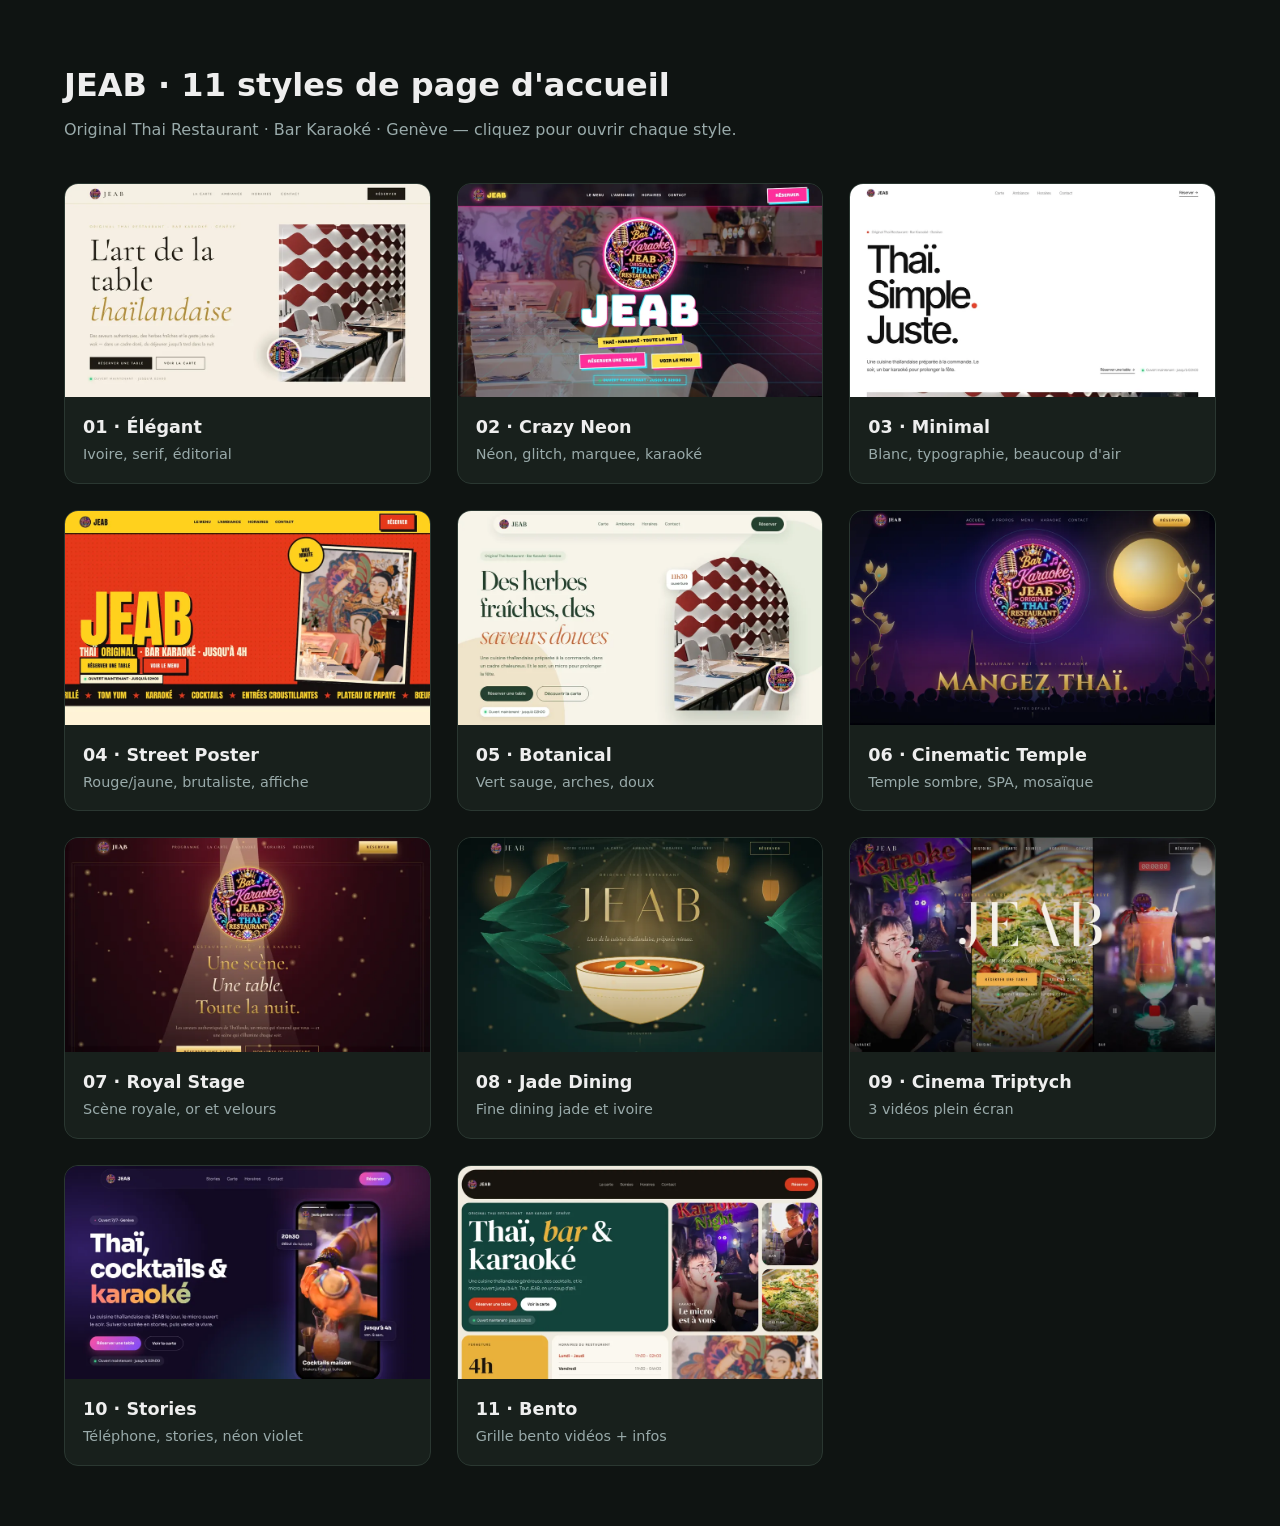
<file: index.html>
<!DOCTYPE html>
<html lang="fr"><head><meta charset="utf-8"><meta name="viewport" content="width=device-width,initial-scale=1">
<title>JEAB — 11 styles de page d'accueil</title>
<style>
*{box-sizing:border-box;margin:0}body{background:#0f1412;color:#eee;font:16px/1.6 system-ui,sans-serif;padding:60px 5vw}
h1{font-size:2rem;font-weight:600}p.s{color:#9aa;margin:6px 0 40px}
.g{display:grid;grid-template-columns:repeat(auto-fill,minmax(320px,1fr));gap:26px;max-width:1300px}
a.c{display:block;background:#18201c;border:1px solid #2a3731;border-radius:14px;overflow:hidden;text-decoration:none;color:inherit;transition:.3s}
a.c:hover{transform:translateY(-6px);border-color:#d9b866}a.c img{width:100%;display:block;aspect-ratio:900/527;object-fit:cover}
.c div{padding:16px 18px}.c b{display:block;font-size:1.1rem}.c span{color:#9aa;font-size:.9rem}
</style></head><body>
<h1>JEAB · 11 styles de page d'accueil</h1><p class="s">Original Thai Restaurant · Bar Karaoké · Genève — cliquez pour ouvrir chaque style.</p>
<div class="g">
<a class="c" href="styles/01-elegant.html"><img src="assets/previews/01-elegant.webp" alt=""><div><b>01 · Élégant</b><span>Ivoire, serif, éditorial</span></div></a>
<a class="c" href="styles/02-crazy-neon.html"><img src="assets/previews/02-crazy-neon.webp" alt=""><div><b>02 · Crazy Neon</b><span>Néon, glitch, marquee, karaoké</span></div></a>
<a class="c" href="styles/03-minimal.html"><img src="assets/previews/03-minimal.webp" alt=""><div><b>03 · Minimal</b><span>Blanc, typographie, beaucoup d'air</span></div></a>
<a class="c" href="styles/04-street-poster.html"><img src="assets/previews/04-street-poster.webp" alt=""><div><b>04 · Street Poster</b><span>Rouge/jaune, brutaliste, affiche</span></div></a>
<a class="c" href="styles/05-botanical-zen.html"><img src="assets/previews/05-botanical-zen.webp" alt=""><div><b>05 · Botanical</b><span>Vert sauge, arches, doux</span></div></a>
<a class="c" href="styles/06-cinematic-temple.html"><img src="assets/previews/06-cinematic-temple.webp" alt=""><div><b>06 · Cinematic Temple</b><span>Temple sombre, SPA, mosaïque</span></div></a>
<a class="c" href="styles/07-royal-stage.html"><img src="assets/previews/07-royal-stage.webp" alt=""><div><b>07 · Royal Stage</b><span>Scène royale, or et velours</span></div></a>
<a class="c" href="styles/08-jade-dining.html"><img src="assets/previews/08-jade-dining.webp" alt=""><div><b>08 · Jade Dining</b><span>Fine dining jade et ivoire</span></div></a>
<a class="c" href="styles/09-cinema-triptych.html"><img src="assets/previews/09-cinema-triptych.webp" alt=""><div><b>09 · Cinema Triptych</b><span>3 vidéos plein écran</span></div></a>
<a class="c" href="styles/10-stories-reels.html"><img src="assets/previews/10-stories-reels.webp" alt=""><div><b>10 · Stories</b><span>Téléphone, stories, néon violet</span></div></a>
<a class="c" href="styles/11-bento-grid.html"><img src="assets/previews/11-bento-grid.webp" alt=""><div><b>11 · Bento</b><span>Grille bento vidéos + infos</span></div></a>
</div></body></html>
</file>
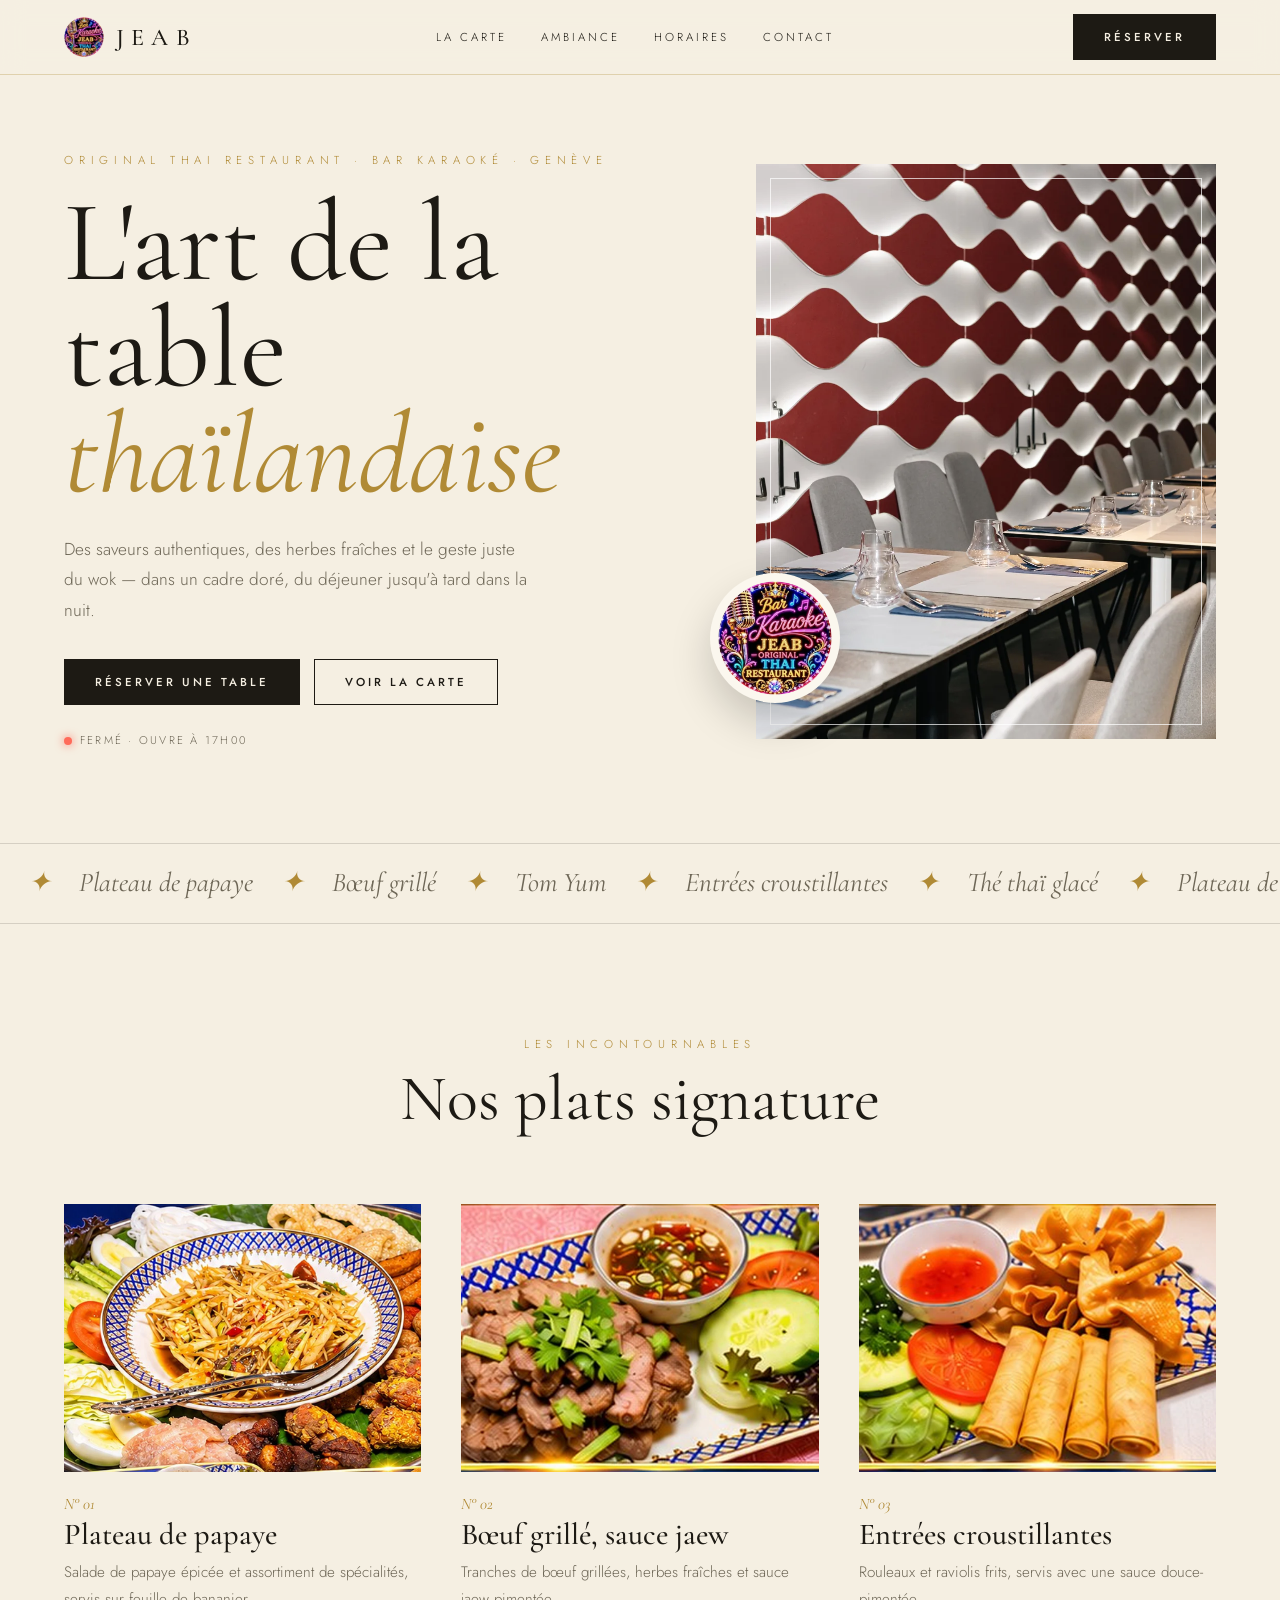
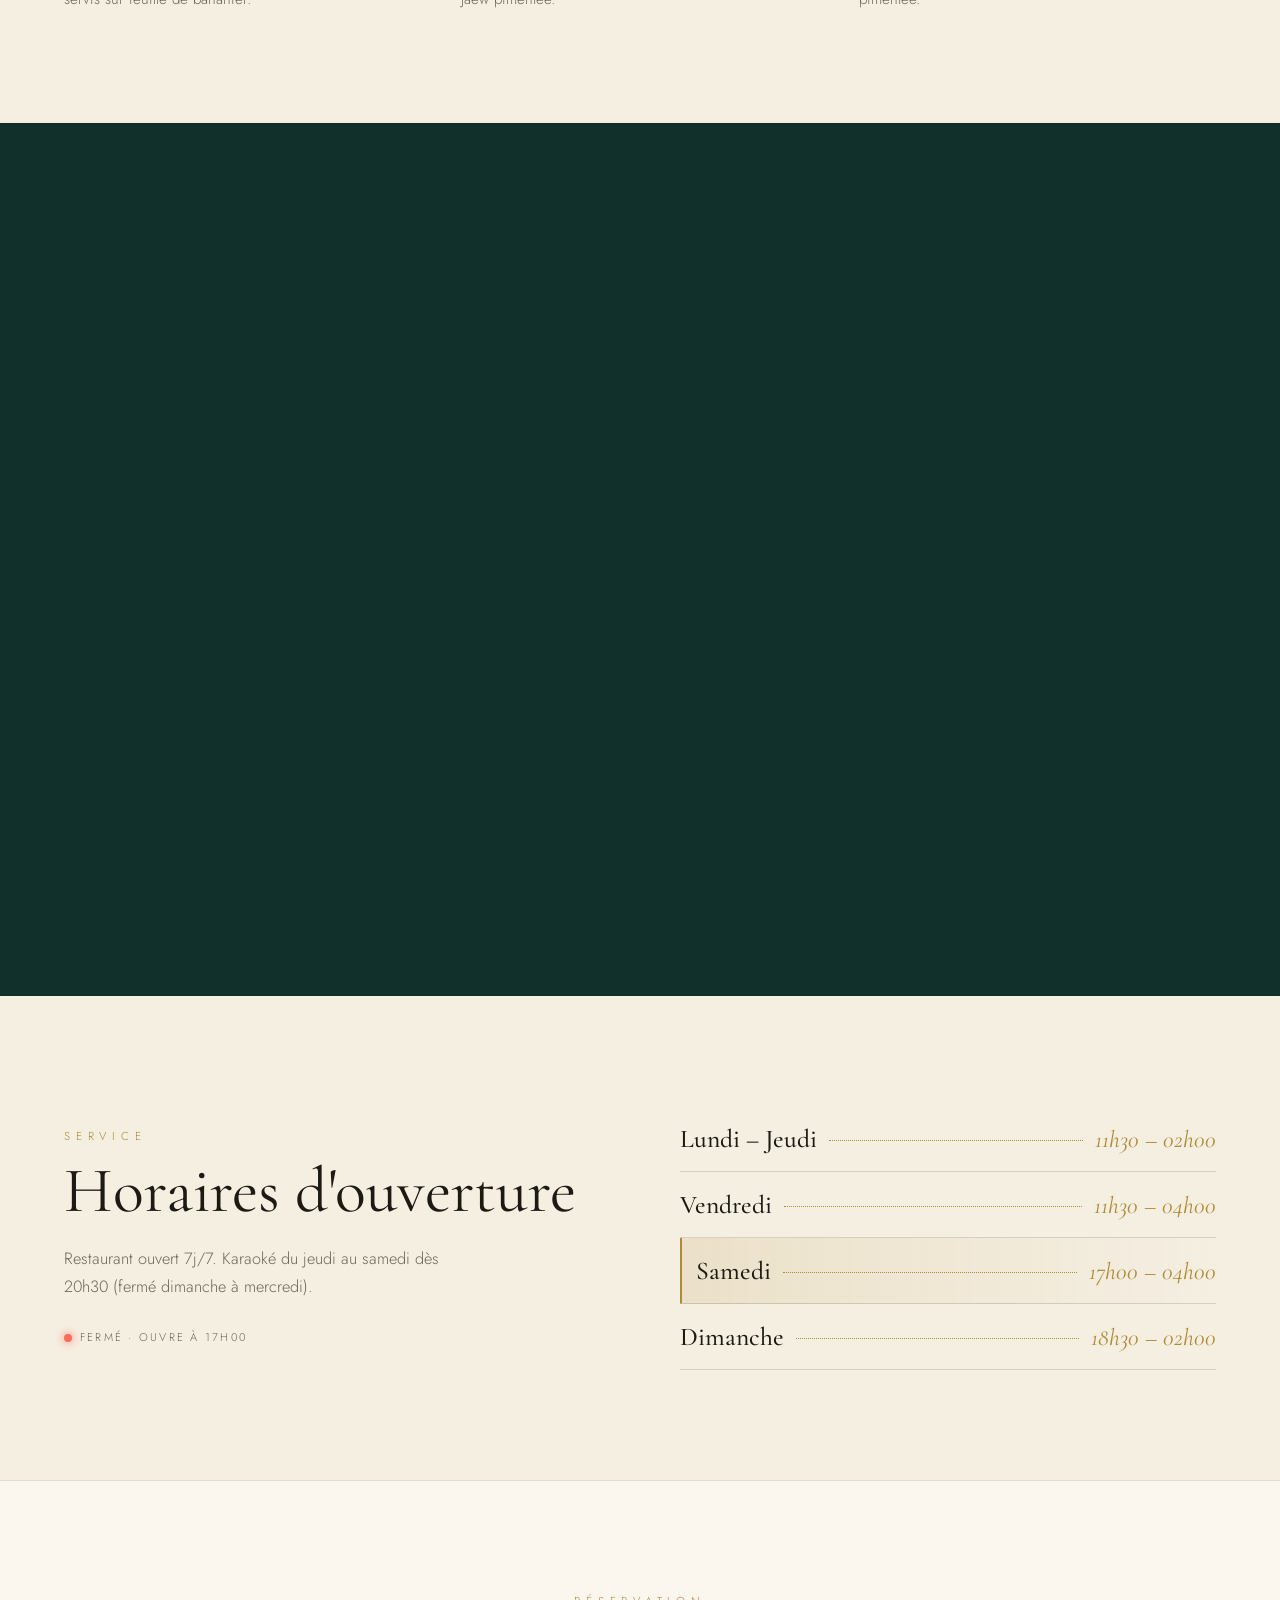
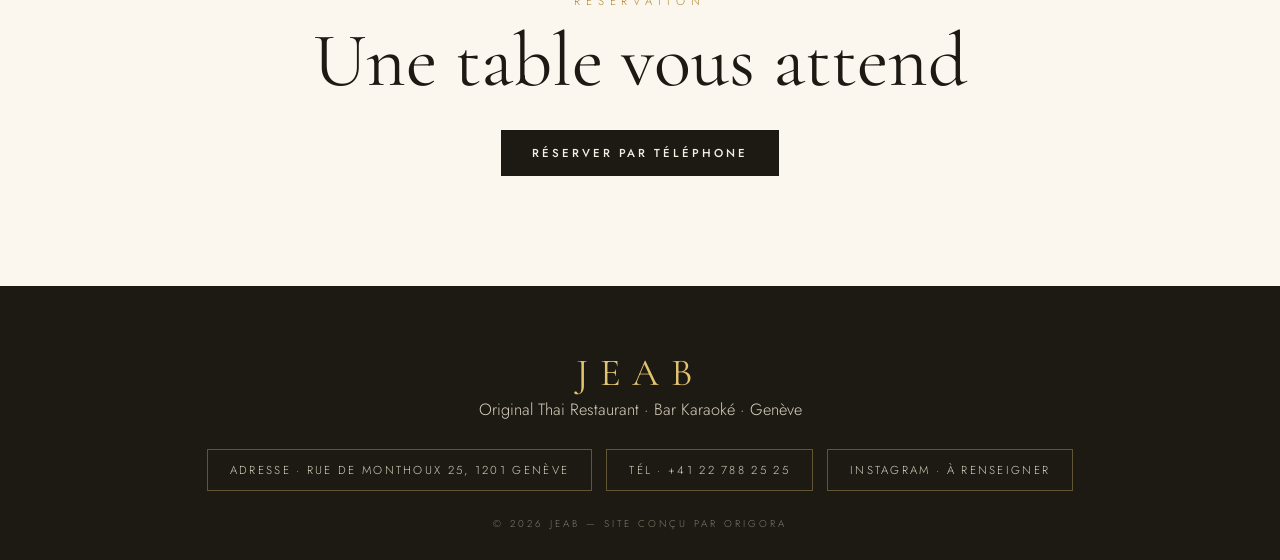
<file: styles/01-elegant.html>
<!DOCTYPE html>
<html lang="fr"><head><meta charset="utf-8"><meta name="viewport" content="width=device-width,initial-scale=1">
<title>JEAB — Original Thai Restaurant · 01 Élégant</title>
<meta name="description" content="JEAB, restaurant thaï original et bar karaoké. Cuisine thaïlandaise préparée à la commande, de midi à tard dans la nuit.">
<link rel="preconnect" href="https://fonts.googleapis.com"><link rel="preconnect" href="https://fonts.gstatic.com" crossorigin>
<link href="https://fonts.googleapis.com/css2?family=Cormorant+Garamond:ital,wght@0,400;0,500;0,600;1,400;1,500&family=Jost:wght@300;400;500&display=swap" rel="stylesheet">
<link rel="stylesheet" href="../assets/css/base.css">
<style>
:root{--ivory:#f5efe2;--paper:#fbf7ee;--ink:#1d1a14;--mut:#6e6757;--gold:#b08a35;--jade:#12302b}
body{background:var(--ivory);color:var(--ink);font:300 1.02rem/1.75 'Jost',sans-serif}
.serif{font-family:'Cormorant Garamond',serif}
.wrap{width:min(1180px,90vw);margin:auto}
nav{position:fixed;inset:0 0 auto;z-index:50;background:rgba(245,239,226,.88);backdrop-filter:blur(12px);border-bottom:1px solid rgba(176,138,53,.3)}
.ni{display:flex;align-items:center;justify-content:space-between;height:74px}
.brand{display:flex;align-items:center;gap:12px;font:500 1.5rem 'Cormorant Garamond',serif;letter-spacing:.3em}
.brand img{width:40px;height:40px;border-radius:50%}
.lk{display:flex;gap:34px;font-size:.72rem;letter-spacing:.26em;text-transform:uppercase}
.lk a{position:relative;padding:4px 0}.lk a::after{content:"";position:absolute;left:0;bottom:0;height:1px;width:0;background:var(--gold);transition:.4s}.lk a:hover::after{width:100%}
.btn{display:inline-block;padding:14px 30px;border:1px solid var(--ink);font:500 .72rem 'Jost';letter-spacing:.26em;text-transform:uppercase;transition:.4s}
.btn:hover{background:var(--ink);color:var(--ivory)}.btn.fill{background:var(--ink);color:var(--ivory)}.btn.fill:hover{background:var(--gold);border-color:var(--gold)}
#burger{display:none;background:none;border:1px solid var(--ink);width:42px;height:42px;font-size:1.1rem}
/* hero */
.hero{padding:150px 0 90px}
.hg{display:grid;grid-template-columns:1.15fr .85fr;gap:70px;align-items:center}
.eyebrow{font-size:.72rem;letter-spacing:.5em;text-transform:uppercase;color:var(--gold)}
h1{font:400 clamp(3.4rem,9vw,8rem)/.92 'Cormorant Garamond',serif;margin:20px 0 26px}
h1 em{font-style:italic;color:var(--gold)}
.lead{max-width:470px;color:var(--mut);font-size:1.08rem}
.cta{display:flex;gap:14px;flex-wrap:wrap;margin-top:34px}
.pill{display:inline-block;margin-top:26px;font-size:.7rem;letter-spacing:.2em;text-transform:uppercase;color:var(--mut)}
.pl{position:relative;aspect-ratio:4/5;overflow:hidden}
.pl img{width:100%;height:100%;object-fit:cover;filter:saturate(.9)}
.pl::before{content:"";position:absolute;inset:14px;border:1px solid rgba(255,255,255,.7);z-index:2;pointer-events:none}
.badge{position:absolute;left:-46px;bottom:36px;width:130px;height:130px;z-index:3;border-radius:50%;background:var(--paper);padding:8px;box-shadow:0 20px 40px rgba(0,0,0,.18);animation:spin 28s linear infinite}
.badge img{border-radius:50%}@keyframes spin{to{transform:rotate(360deg)}}
.pwrap{position:relative}
/* strip */
.strip{border-block:1px solid rgba(29,26,20,.15);padding:22px 0;overflow:hidden;white-space:nowrap}
.strip div{display:inline-block;animation:mq 40s linear infinite;font:italic 400 1.7rem 'Cormorant Garamond',serif;color:var(--mut)}
.strip span{margin:0 28px;color:var(--gold)}@keyframes mq{to{transform:translateX(-50%)}}
/* sections */
section{padding:110px 0}
.hd{text-align:center;margin-bottom:70px}.hd h2{font:400 clamp(2.4rem,5vw,4rem)/1.1 'Cormorant Garamond',serif;margin-top:10px}
.dg{display:grid;grid-template-columns:repeat(3,1fr);gap:40px}
.dish figure{aspect-ratio:4/3;overflow:hidden;margin-bottom:22px}.dish img{width:100%;height:100%;object-fit:cover;transition:transform 1.4s cubic-bezier(.2,.8,.2,1)}.dish:hover img{transform:scale(1.07)}
.dish .n{font:italic 400 1rem 'Cormorant Garamond',serif;color:var(--gold)}
.dish h3{font:500 1.9rem 'Cormorant Garamond',serif;margin:2px 0 6px}.dish p{color:var(--mut);font-size:.95rem}
.venue{background:var(--jade);color:var(--ivory)}
.vg{display:grid;grid-template-columns:1.3fr .7fr 1fr;gap:20px;align-items:stretch}
.vg figure{position:relative;overflow:hidden;min-height:380px}.vg img{position:absolute;inset:0;width:100%;height:100%;object-fit:cover;transition:transform 1.6s}
.vg figure:hover img{transform:scale(1.06)}.vg figcaption{position:absolute;left:20px;bottom:16px;z-index:2;font:italic 1.4rem 'Cormorant Garamond',serif;text-shadow:0 2px 14px #000}
.vg figure::after{content:"";position:absolute;inset:0;background:linear-gradient(transparent 55%,rgba(0,0,0,.6))}
.venue .hd h2{color:var(--ivory)}.venue .eyebrow{color:#d9b866}
.hrs{display:grid;grid-template-columns:1fr 1fr;gap:80px;align-items:center}
.hrs h2{font:400 clamp(2.4rem,5vw,4rem)/1.1 'Cormorant Garamond',serif;margin:10px 0 18px}
.hr{display:flex;align-items:baseline;gap:12px;padding:17px 0;border-bottom:1px solid rgba(29,26,20,.15)}
.hr b{font:500 1.6rem 'Cormorant Garamond',serif}.hr s{flex:1;border-bottom:1px dotted var(--gold);transform:translateY(-6px)}.hr span{font:italic 1.5rem 'Cormorant Garamond',serif;color:var(--gold)}
.hr.now{background:linear-gradient(90deg,rgba(176,138,53,.14),transparent);padding-left:14px;border-left:2px solid var(--gold)}
.res{background:var(--paper);text-align:center;border-top:1px solid rgba(29,26,20,.12)}
.res h2{font:400 clamp(2.6rem,6vw,5rem)/1 'Cormorant Garamond',serif;margin:12px 0 30px}
footer{background:var(--ink);color:#d8d0bd;padding:64px 0 28px;text-align:center}
footer .ft{font:400 2.4rem 'Cormorant Garamond',serif;letter-spacing:.3em;color:#e2c46f}
.ci{display:flex;gap:14px;justify-content:center;flex-wrap:wrap;margin:24px 0;font-size:.72rem;letter-spacing:.2em;text-transform:uppercase}.ci div{padding:10px 22px;border:1px solid rgba(226,196,111,.35)}
.sg{font-size:.62rem;letter-spacing:.3em;color:#80786a}
@media(max-width:900px){.lk,nav .btn{display:none}#burger{display:block}.lk.on{display:flex;position:absolute;top:74px;left:0;right:0;flex-direction:column;background:var(--ivory);padding:24px 6vw;border-bottom:1px solid var(--gold)}
.hg,.hrs{grid-template-columns:1fr;gap:44px}.badge{left:auto;right:12px;bottom:-30px;width:96px;height:96px}.dg{grid-template-columns:1fr}.vg{grid-template-columns:1fr}.vg figure{min-height:260px}section{padding:76px 0}.hero{padding-top:120px}}
</style></head><body>
<nav><div class="wrap ni"><a class="brand" href="#top"><img src="../assets/img/logo.webp" alt="Logo JEAB">JEAB</a>
<div class="lk" id="menu"><a href="#carte">La carte</a><a href="#ambiance">Ambiance</a><a href="#horaires">Horaires</a><a href="#contact">Contact</a></div>
<a class="btn fill" href="#reserver">Réserver</a><button id="burger" aria-label="Menu">☰</button></div></nav>

<header class="hero" id="top"><div class="wrap hg">
  <div><div class="eyebrow rv">Original Thai Restaurant · Bar Karaoké · Genève</div>
    <h1 class="rv d1">L'art de la table <em>thaïlandaise</em></h1>
    <p class="lead rv d2">Des saveurs authentiques, des herbes fraîches et le geste juste du wok — dans un cadre doré, du déjeuner jusqu'à tard dans la nuit.</p>
    <div class="cta rv d3"><a href="#reserver" class="btn fill">Réserver une table</a><a href="#carte" class="btn">Voir la carte</a></div>
    <span class="pill rv d3" data-st><i class="dt"></i><span class="t">…</span></span></div>
  <div class="pwrap rv d1"><div class="pl"><img src="../assets/img/venue-1.webp" alt="La salle du restaurant JEAB à Genève"></div><div class="badge"><img src="../assets/img/logo.webp" alt=""></div></div>
</div></header>

<div class="strip"><div><span>✦</span>Plateau de papaye<span>✦</span>Bœuf grillé<span>✦</span>Tom Yum<span>✦</span>Entrées croustillantes<span>✦</span>Thé thaï glacé<span>✦</span>Plateau de papaye<span>✦</span>Bœuf grillé<span>✦</span>Tom Yum<span>✦</span>Entrées croustillantes<span>✦</span>Thé thaï glacé<span>✦</span></div></div>

<section id="carte"><div class="wrap"><div class="hd rv"><div class="eyebrow">Les incontournables</div><h2>Nos plats signature</h2></div>
<div class="dg">
 <article class="dish rv"><figure><img src="../assets/img/dish-1.webp" alt="Plateau de papaye épicée et assortiment de spécialités" loading="lazy"></figure><div class="n">N° 01</div><h3>Plateau de papaye</h3><p>Salade de papaye épicée et assortiment de spécialités, servis sur feuille de bananier.</p></article>
 <article class="dish rv d1"><figure><img src="../assets/img/dish-2.webp" alt="Bœuf grillé, sauce jaew" loading="lazy"></figure><div class="n">N° 02</div><h3>Bœuf grillé, sauce jaew</h3><p>Tranches de bœuf grillées, herbes fraîches et sauce jaew pimentée.</p></article>
 <article class="dish rv d2"><figure><img src="../assets/img/dish-3.webp" alt="Rouleaux et raviolis frits croustillants" loading="lazy"></figure><div class="n">N° 03</div><h3>Entrées croustillantes</h3><p>Rouleaux et raviolis frits, servis avec une sauce douce-pimentée.</p></article>
</div></div></section>

<section class="venue" id="ambiance"><div class="wrap"><div class="hd rv"><div class="eyebrow">L'atmosphère</div><h2>Une table, une ambiance</h2></div>
<div class="vg"><figure class="rv"><img src="../assets/img/venue-3.webp" alt="Soirée karaoké au JEAB" loading="lazy"><figcaption>Soirées karaoké</figcaption></figure>
<figure class="rv d1"><img src="../assets/img/venue-2.webp" alt="Fresque thaïlandaise du restaurant JEAB" loading="lazy"><figcaption>Décor thaï</figcaption></figure>
<figure class="rv d2"><img src="../assets/img/venue-1.webp" alt="La salle du restaurant JEAB" loading="lazy"><figcaption>La salle</figcaption></figure></div>
<p class="rv" style="text-align:center;max-width:640px;margin:46px auto 0;color:#cfd8cf">Et le soir, le bar karaoké : un micro, de la musique et une ambiance conviviale pour prolonger la soirée — dès 20h30 — jusqu'à 2 h le jeudi, 4 h les vendredis et samedis.</p></div></section>

<section id="horaires"><div class="wrap hrs"><div class="rv"><div class="eyebrow">Service</div><h2>Horaires d'ouverture</h2><p style="color:var(--mut);max-width:380px">Restaurant ouvert 7j/7. Karaoké du jeudi au samedi dès 20h30 (fermé dimanche à mercredi).</p><span class="pill" data-st><i class="dt"></i><span class="t">…</span></span></div>
<div class="rv d1" id="hr"></div></div></section>

<section class="res" id="reserver"><div class="wrap"><div class="eyebrow rv">Réservation</div><h2 class="rv d1">Une table vous attend</h2><a class="btn fill rv d2" href="#contact" data-cfg="phone" data-keep>Réserver par téléphone</a></div></section>

<footer id="contact"><div class="wrap"><div class="ft">JEAB</div><p>Original Thai Restaurant · Bar Karaoké · Genève</p>
<div class="ci"><div>Adresse · <span data-cfg="address">…</span></div><div>Tél · <span data-cfg="phone">…</span></div><div>Instagram · <span data-cfg="instagram">…</span></div></div>
<div class="sg">© 2026 JEAB — SITE CONÇU PAR ORIGORA</div></div></footer>
<script src="../assets/js/shared.js"></script><script src="../assets/js/config.js"></script><script src="../assets/js/common.js"></script>
</body></html>
</file>
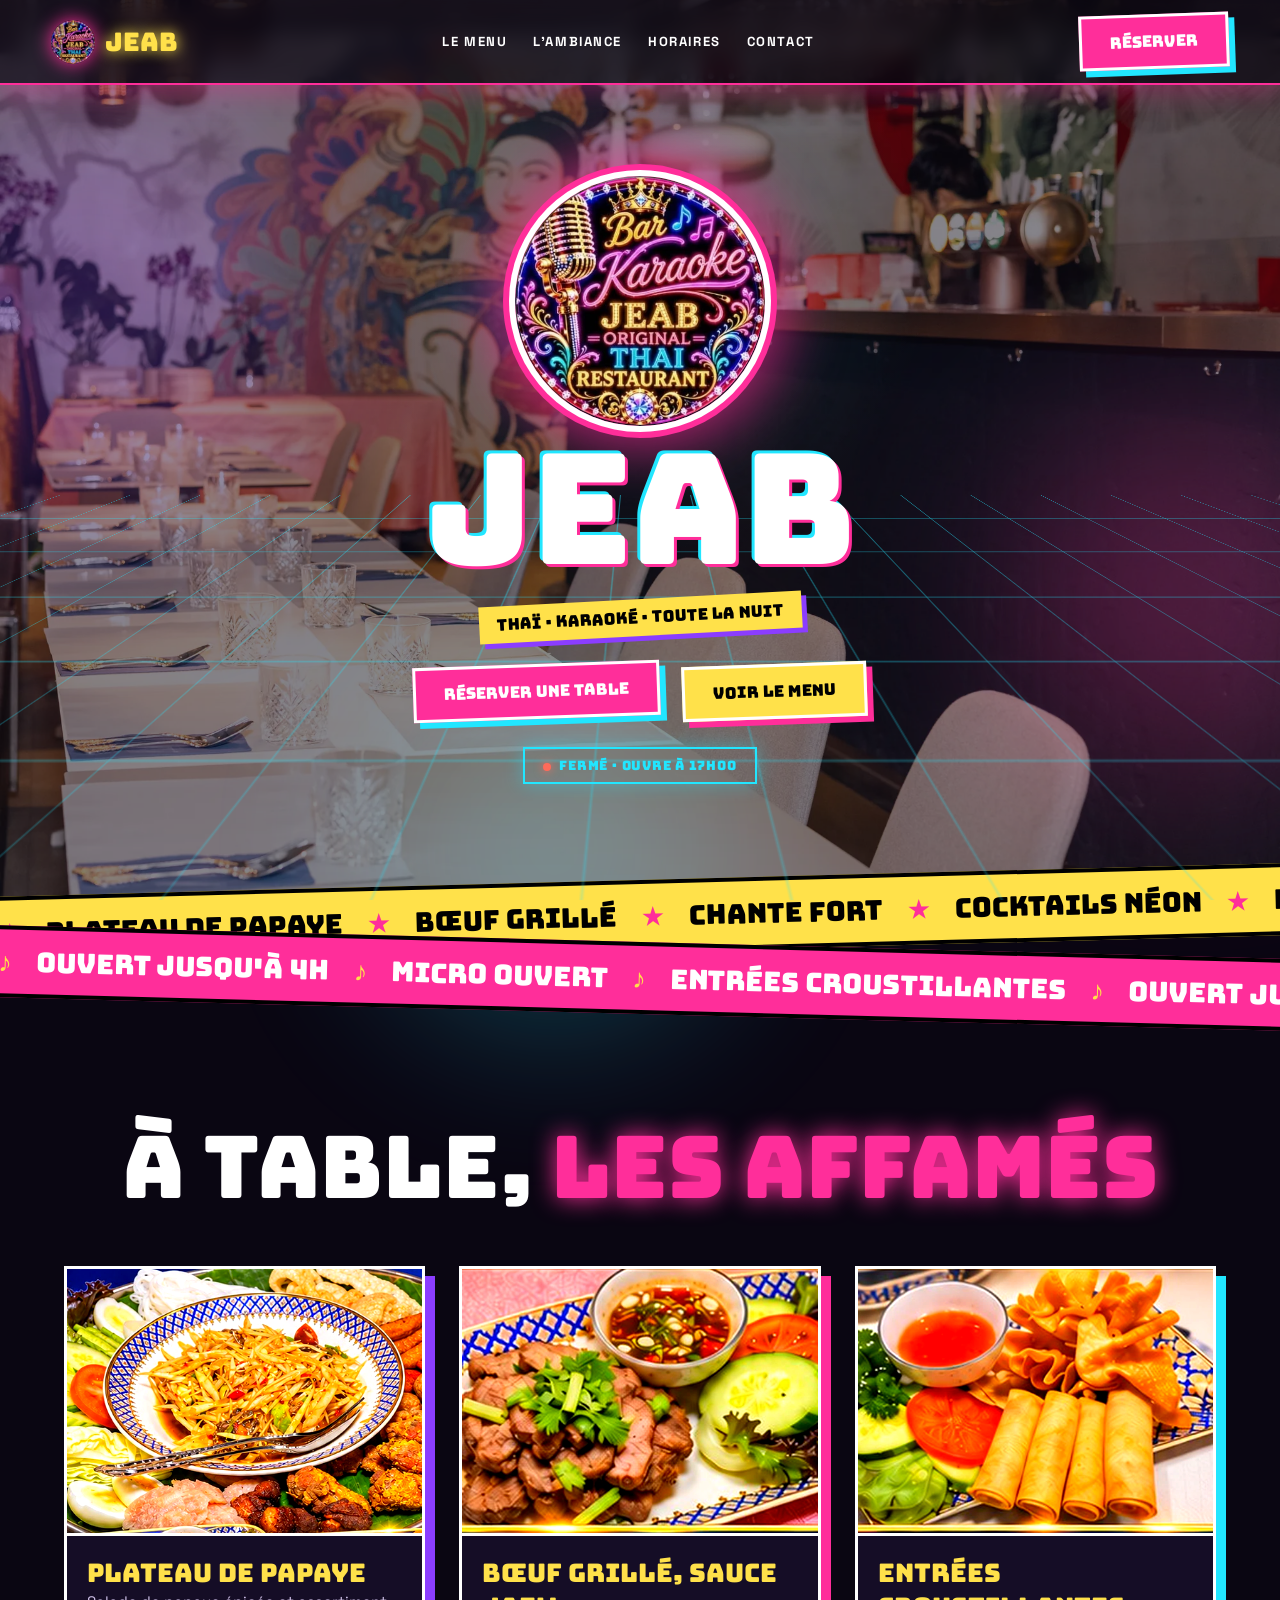
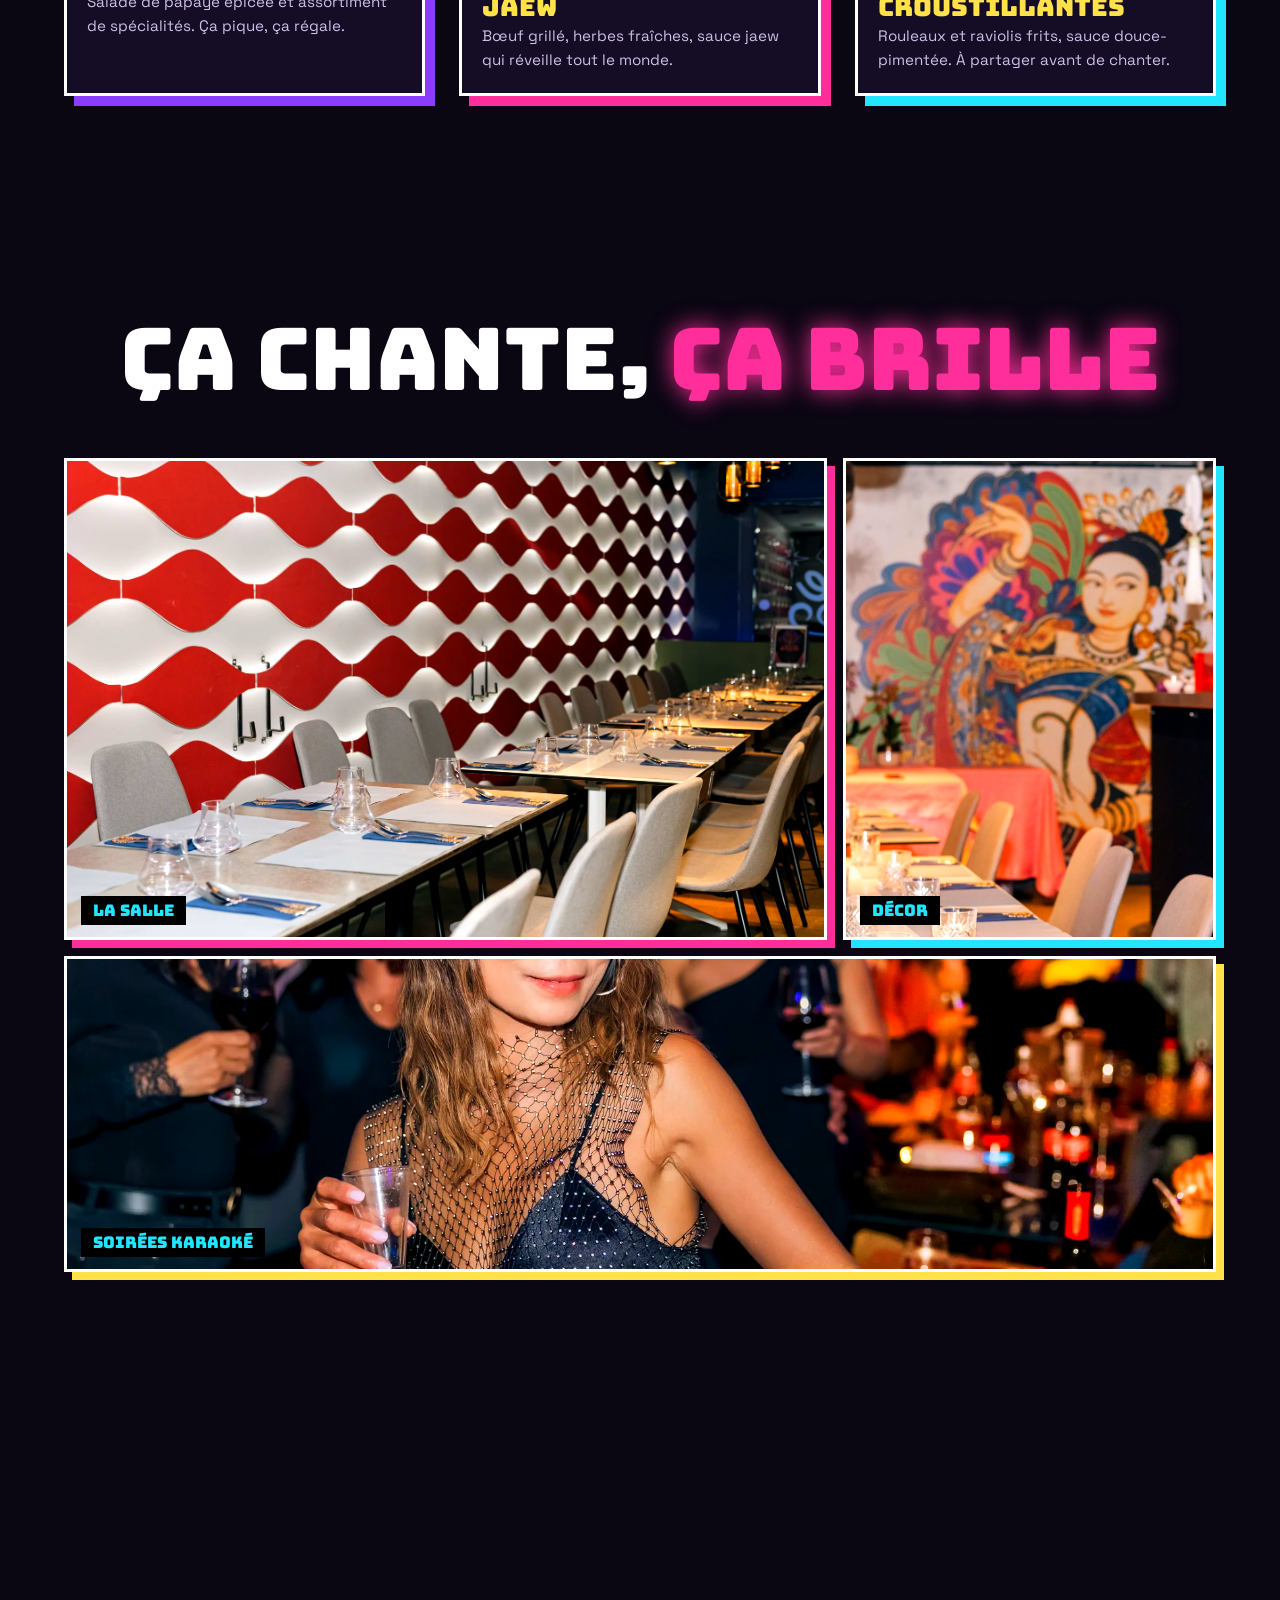
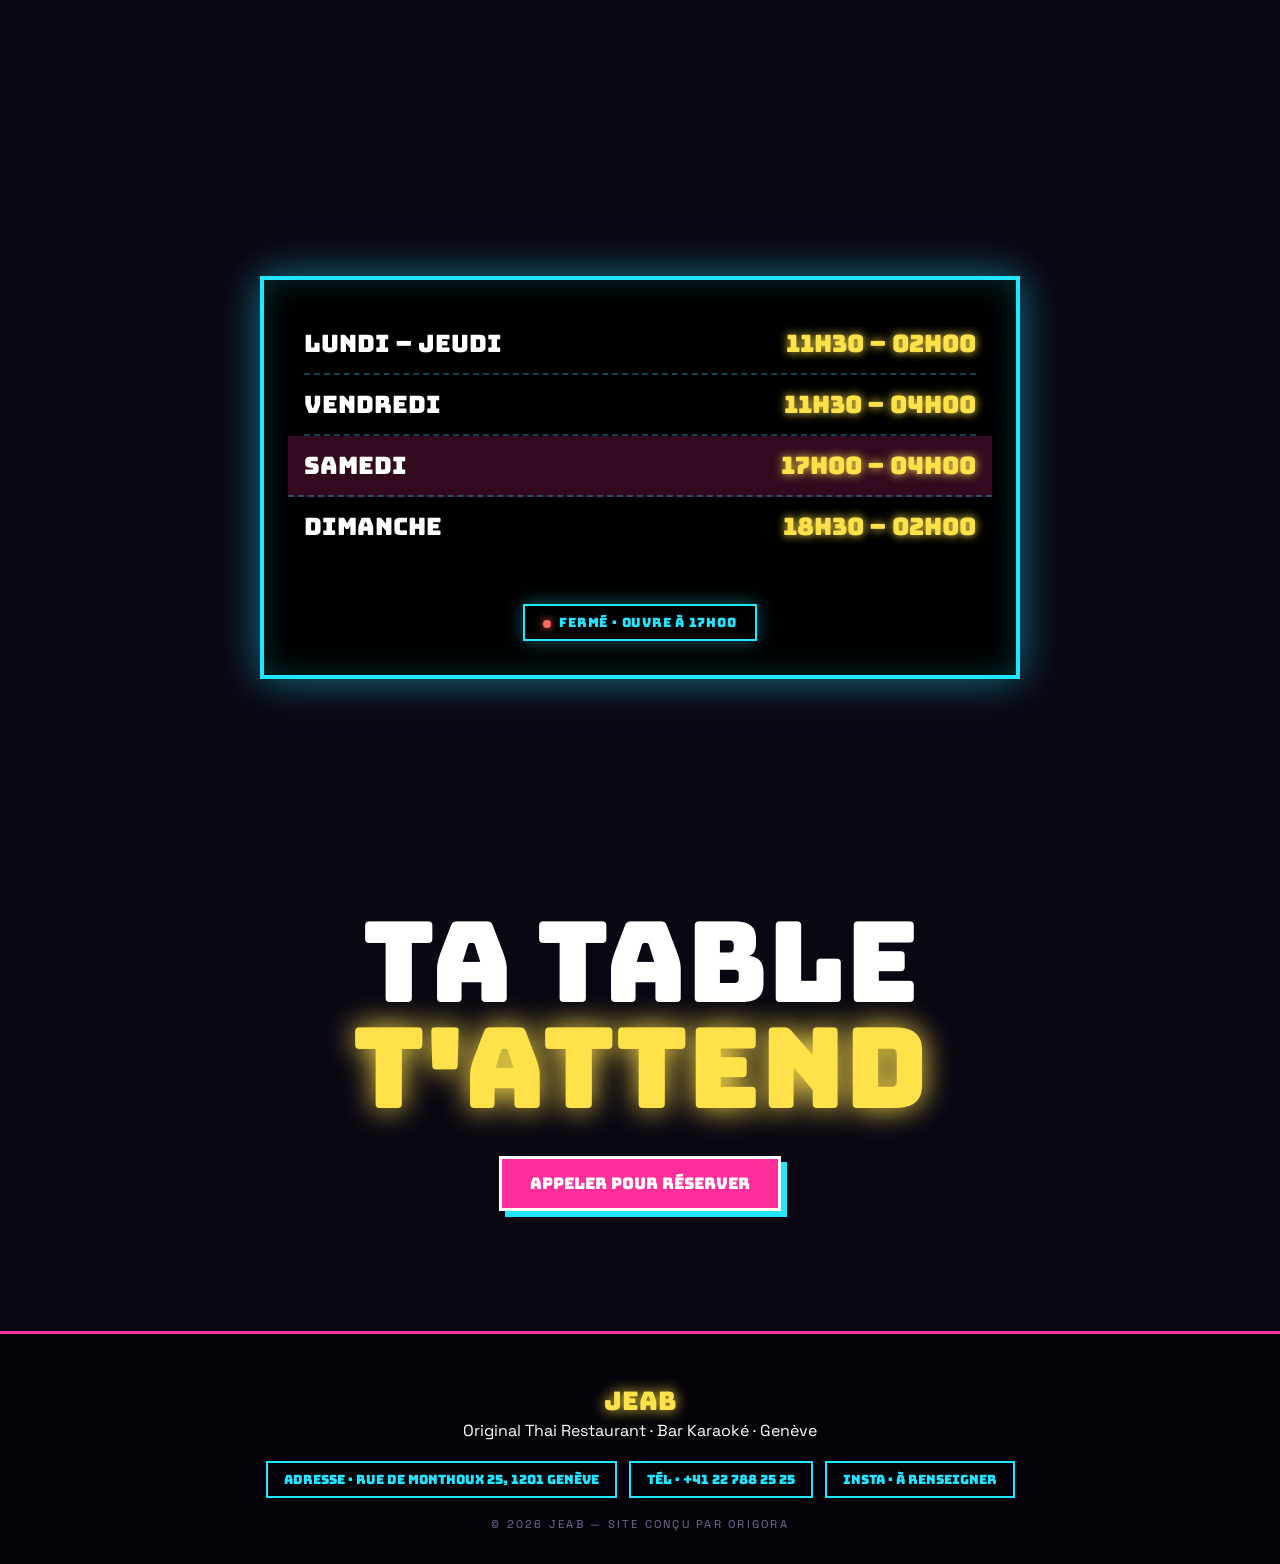
<file: styles/02-crazy-neon.html>
<!DOCTYPE html>
<html lang="fr"><head><meta charset="utf-8"><meta name="viewport" content="width=device-width,initial-scale=1">
<title>JEAB — Original Thai Restaurant · 02 Crazy Neon</title>
<meta name="description" content="JEAB, restaurant thaï original et bar karaoké. Cuisine thaïlandaise, cocktails et micro ouvert jusqu'à 4 h.">
<link rel="preconnect" href="https://fonts.googleapis.com"><link rel="preconnect" href="https://fonts.gstatic.com" crossorigin>
<link href="https://fonts.googleapis.com/css2?family=Bungee&family=Space+Grotesk:wght@400;500;700&display=swap" rel="stylesheet">
<link rel="stylesheet" href="../assets/css/base.css">
<style>
:root{--bg:#0a0612;--pk:#ff2e9a;--cy:#22e6ff;--yl:#ffe14a;--vi:#8b3dff}
html{overflow-x:clip}body{overflow-x:clip;background:var(--bg);color:#fff;font:400 1rem/1.6 'Space Grotesk',sans-serif;overflow-x:hidden;cursor:default}
.bun{font-family:'Bungee',sans-serif;font-weight:400}
#spot{position:fixed;inset:0;pointer-events:none;z-index:1;background:radial-gradient(420px circle at var(--x,50%) var(--y,30%),rgba(255,46,154,.22),rgba(34,230,255,.08) 45%,transparent 70%)}
.blob{position:fixed;border-radius:50%;filter:blur(90px);opacity:.5;pointer-events:none;z-index:0;animation:fl 14s ease-in-out infinite alternate}
.b1{width:420px;height:420px;background:var(--vi);left:-120px;top:10%}.b2{width:380px;height:380px;background:var(--pk);right:-100px;top:45%;animation-delay:-5s}.b3{width:340px;height:340px;background:var(--cy);left:30%;bottom:-120px;animation-delay:-9s;opacity:.3}
@keyframes fl{to{transform:translate(70px,-60px) scale(1.2)}}
main,nav,footer{position:relative;z-index:2}
nav{position:fixed;top:0;left:0;right:0;z-index:50;display:flex;align-items:center;justify-content:space-between;padding:14px 4vw;background:rgba(10,6,18,.7);backdrop-filter:blur(10px);border-bottom:2px solid var(--pk);box-shadow:0 4px 30px rgba(255,46,154,.4)}
.brand{display:flex;align-items:center;gap:10px;font:1.6rem 'Bungee';color:var(--yl);text-shadow:0 0 14px var(--yl)}.brand img{width:44px;height:44px;border-radius:50%;box-shadow:0 0 18px var(--pk)}
.lk{display:flex;gap:26px;font-weight:700;text-transform:uppercase;font-size:.82rem;letter-spacing:.12em}.lk a:hover{color:var(--cy);text-shadow:0 0 12px var(--cy)}
.btn{display:inline-block;padding:14px 28px;background:var(--pk);color:#fff;font:1rem 'Bungee';border:3px solid #fff;box-shadow:6px 6px 0 var(--cy);transition:.2s;transform:rotate(-2deg)}
.btn:hover{transform:rotate(1deg) translate(-3px,-3px);box-shadow:10px 10px 0 var(--yl)}.btn.alt{background:var(--yl);color:#000;box-shadow:6px 6px 0 var(--pk)}
#burger{display:none;background:none;border:2px solid var(--pk);color:#fff;width:44px;height:44px;font-size:1.2rem}
.hero{min-height:100svh;display:grid;place-items:center;text-align:center;padding:140px 5vw 80px;position:relative;overflow:hidden}
.hero .bg{position:absolute;inset:0;background:url(../assets/img/hero.webp) center/cover;opacity:.5;mix-blend-mode:screen}
.hero .grid{position:absolute;inset:auto -50% -10% -50%;height:55%;background:linear-gradient(transparent 0,rgba(255,46,154,.0) 1px),repeating-linear-gradient(90deg,rgba(34,230,255,.5) 0 1px,transparent 1px 70px),repeating-linear-gradient(0deg,rgba(34,230,255,.5) 0 1px,transparent 1px 50px);transform:perspective(380px) rotateX(62deg);transform-origin:50% 0;-webkit-mask-image:linear-gradient(#000,transparent);mask-image:linear-gradient(#000,transparent);animation:gr 3s linear infinite}
@keyframes gr{to{background-position:0 50px,70px 0,0 50px}}
.hero .in{position:relative;z-index:3}
.logo{width:min(250px,52vw);margin:0 auto 10px;border-radius:50%;box-shadow:0 0 0 6px #fff,0 0 0 12px var(--pk),0 0 60px 20px rgba(255,46,154,.7);animation:wob 5s ease-in-out infinite}
@keyframes wob{50%{transform:rotate(6deg) scale(1.05)}}
h1{font:clamp(3.2rem,12vw,10rem)/.95 'Bungee';position:relative;text-shadow:3px 3px 0 var(--pk),-3px -3px 0 var(--cy);animation:gl 4s steps(1) infinite}
@keyframes gl{0%,92%,100%{text-shadow:3px 3px 0 var(--pk),-3px -3px 0 var(--cy);transform:none}94%{text-shadow:-8px 0 0 var(--pk),8px 0 0 var(--cy);transform:skewX(-8deg)}96%{text-shadow:6px 3px 0 var(--cy),-6px -3px 0 var(--pk);transform:skewX(5deg)}}
.tag{display:inline-block;margin:18px 0 28px;padding:8px 18px;background:var(--yl);color:#000;font:1rem 'Bungee';transform:rotate(-3deg);box-shadow:5px 5px 0 var(--vi)}
.cta{display:flex;gap:22px;justify-content:center;flex-wrap:wrap}
.pill{display:inline-block;margin-top:28px;padding:8px 18px;border:2px solid var(--cy);font:.8rem 'Bungee';letter-spacing:.06em;color:var(--cy);box-shadow:0 0 18px rgba(34,230,255,.4)}
.mq{background:var(--yl);color:#000;overflow:hidden;white-space:nowrap;border-block:4px solid #000;transform:rotate(-1.5deg);margin:-20px -2vw 0;position:relative;z-index:4}
.mq div{display:inline-block;padding:14px 0;font:1.7rem 'Bungee';animation:mq 18s linear infinite}.mq span{margin:0 24px;color:var(--pk)}
.mq.r{background:var(--pk);color:#fff;transform:rotate(1.5deg);margin-top:-10px}.mq.r div{animation-direction:reverse}.mq.r span{color:var(--yl)}
@keyframes mq{to{transform:translateX(-50%)}}
section{padding:110px 5vw;position:relative}
.hd{font:clamp(2.4rem,7vw,5.4rem)/1 'Bungee';margin-bottom:56px;text-align:center}.hd em{font-style:normal;color:var(--pk);text-shadow:0 0 24px var(--pk)}
.dg{display:grid;grid-template-columns:repeat(3,1fr);gap:34px;max-width:1200px;margin:auto}
.card{background:#150d26;border:3px solid #fff;box-shadow:10px 10px 0 var(--vi);transition:.3s;transform:rotate(var(--r,0deg))}
.card:nth-child(1){--r:-2deg}.card:nth-child(2){--r:1.5deg;box-shadow:10px 10px 0 var(--pk)}.card:nth-child(3){--r:-1deg;box-shadow:10px 10px 0 var(--cy)}
.card:hover{transform:rotate(0) translateY(-12px) scale(1.03)}
.card figure{aspect-ratio:4/3;overflow:hidden;border-bottom:3px solid #fff}.card img{width:100%;height:100%;object-fit:cover;filter:contrast(1.15) saturate(1.3)}
.card div{padding:20px}.card h3{font:1.6rem 'Bungee';color:var(--yl)}.card p{color:#cdbfe6;font-size:.95rem}
.vg{display:grid;grid-template-columns:repeat(6,1fr);grid-auto-rows:150px;gap:16px;max-width:1200px;margin:auto}
.vg figure{position:relative;overflow:hidden;border:3px solid #fff}.vg figure:nth-child(1){grid-column:span 4;grid-row:span 3;box-shadow:8px 8px 0 var(--pk)}.vg figure:nth-child(2){grid-column:span 2;grid-row:span 3;box-shadow:8px 8px 0 var(--cy)}.vg figure:nth-child(3){grid-column:span 6;grid-row:span 2;box-shadow:8px 8px 0 var(--yl)}
.vg img{width:100%;height:100%;object-fit:cover;filter:saturate(1.5) contrast(1.1);transition:transform .8s}.vg figure:hover img{transform:scale(1.12) rotate(1deg)}
.vg figcaption{position:absolute;left:14px;bottom:12px;padding:4px 12px;background:#000;font:1rem 'Bungee';color:var(--cy)}
.kar{text-align:center;max-width:820px;margin:60px auto 0;padding:34px;border:3px dashed var(--yl);font-size:1.2rem}
.kar b{font:1.8rem 'Bungee';color:var(--pk);display:block;margin-bottom:8px}
.board{max-width:760px;margin:auto;background:#000;border:4px solid var(--cy);box-shadow:0 0 40px rgba(34,230,255,.5),inset 0 0 30px rgba(34,230,255,.2);padding:34px 40px}
.hr{display:flex;align-items:baseline;gap:12px;padding:14px 0;border-bottom:2px dashed rgba(34,230,255,.3);font:clamp(1rem,3vw,1.5rem) 'Bungee'}.hr:last-child{border:0}.hr b{color:#fff;font-weight:400}.hr s{flex:1}.hr span{color:var(--yl);text-shadow:0 0 10px var(--yl)}
.hr.now{background:rgba(255,46,154,.2);margin:0 -16px;padding:14px 16px;animation:blk 1.4s steps(2) infinite}@keyframes blk{50%{background:rgba(255,46,154,.05)}}
.fin{text-align:center;padding:120px 5vw}.fin h2{font:clamp(2.6rem,9vw,7rem)/.95 'Bungee';margin-bottom:34px}.fin h2 em{font-style:normal;color:var(--yl);text-shadow:0 0 30px var(--yl)}
footer{text-align:center;padding:50px 5vw 30px;border-top:3px solid var(--pk);background:#05030a}
.ci{display:flex;gap:12px;justify-content:center;flex-wrap:wrap;margin:18px 0;font:.8rem 'Bungee'}.ci div{padding:8px 16px;border:2px solid var(--cy);color:var(--cy)}
.sg{font-size:.7rem;letter-spacing:.2em;color:#7a6c96}
@media(max-width:860px){.lk,nav>.btn{display:none}#burger{display:block}.lk.on{display:flex;flex-direction:column;position:absolute;top:100%;left:0;right:0;background:#0a0612;padding:22px 6vw;border-bottom:2px solid var(--pk)}
.dg{grid-template-columns:1fr}.vg{grid-template-columns:1fr 1fr;grid-auto-rows:130px}.vg figure:nth-child(n){grid-column:span 2;grid-row:span 2}section{padding:80px 5vw}.board{padding:20px}}
</style></head><body>
<div id="spot"></div><i class="blob b1"></i><i class="blob b2"></i><i class="blob b3"></i>
<nav><a class="brand" href="#top"><img src="../assets/img/logo.webp" alt="Logo JEAB">JEAB</a>
<div class="lk" id="menu"><a href="#carte">Le menu</a><a href="#ambiance">L'ambiance</a><a href="#horaires">Horaires</a><a href="#contact">Contact</a></div>
<a class="btn" href="#reserver">Réserver</a><button id="burger" aria-label="Menu">☰</button></nav>
<main id="top">
<header class="hero"><div class="bg"></div><div class="grid"></div><div class="in">
  <img class="logo" src="../assets/img/logo.webp" alt="Bar Karaoke JEAB">
  <h1>JEAB</h1><div class="tag">THAÏ · KARAOKÉ · TOUTE LA NUIT</div>
  <div class="cta"><a class="btn" href="#reserver">Réserver une table</a><a class="btn alt" href="#carte">Voir le menu</a></div>
  <span class="pill" data-st><i class="dt"></i><span class="t">…</span></span></div></header>
<div class="mq"><div><span>★</span>PLATEAU DE PAPAYE<span>★</span>BŒUF GRILLÉ<span>★</span>CHANTE FORT<span>★</span>COCKTAILS NÉON<span>★</span>PLATEAU DE PAPAYE<span>★</span>BŒUF GRILLÉ<span>★</span>CHANTE FORT<span>★</span>COCKTAILS NÉON<span>★</span></div></div>
<div class="mq r"><div><span>♪</span>OUVERT JUSQU'À 4H<span>♪</span>MICRO OUVERT<span>♪</span>ENTRÉES CROUSTILLANTES<span>♪</span>OUVERT JUSQU'À 4H<span>♪</span>MICRO OUVERT<span>♪</span>ENTRÉES CROUSTILLANTES<span>♪</span></div></div>

<section id="carte"><h2 class="hd rv">À table, <em>les affamés</em></h2><div class="dg">
 <article class="card rv"><figure><img src="../assets/img/dish-1.webp" alt="Plateau de papaye épicée et assortiment de spécialités" loading="lazy"></figure><div><h3>Plateau de papaye</h3><p>Salade de papaye épicée et assortiment de spécialités. Ça pique, ça régale.</p></div></article>
 <article class="card rv d1"><figure><img src="../assets/img/dish-2.webp" alt="Bœuf grillé, sauce jaew" loading="lazy"></figure><div><h3>Bœuf grillé, sauce jaew</h3><p>Bœuf grillé, herbes fraîches, sauce jaew qui réveille tout le monde.</p></div></article>
 <article class="card rv d2"><figure><img src="../assets/img/dish-3.webp" alt="Rouleaux et raviolis frits croustillants" loading="lazy"></figure><div><h3>Entrées croustillantes</h3><p>Rouleaux et raviolis frits, sauce douce-pimentée. À partager avant de chanter.</p></div></article></div></section>

<section id="ambiance"><h2 class="hd rv">Ça chante, <em>ça brille</em></h2>
<div class="vg"><figure class="rv"><img src="../assets/img/venue-1.webp" alt="La salle du restaurant JEAB" loading="lazy"><figcaption>LA SALLE</figcaption></figure><figure class="rv d1"><img src="../assets/img/venue-2.webp" alt="Fresque thaïlandaise du restaurant JEAB" loading="lazy"><figcaption>DÉCOR</figcaption></figure><figure class="rv d2"><img src="../assets/img/venue-3.webp" alt="Soirée karaoké au JEAB" loading="lazy"><figcaption>SOIRÉES KARAOKÉ</figcaption></figure></div>
<div class="kar rv"><b>🎤 Micro ouvert chaque soir</b>Après le dîner, la salle s'enflamme. Dès 20h30 — jusqu'à 2 h le jeudi, 4 h les vendredis et samedis.</div></section>

<section id="horaires"><h2 class="hd rv">Quand <em>venir ?</em></h2><div class="board rv"><div id="hr"></div><div style="text-align:center;margin-top:20px"><span class="pill" data-st><i class="dt"></i><span class="t">…</span></span></div></div></section>

<section class="fin" id="reserver"><h2 class="rv">Ta table <em>t'attend</em></h2><a class="btn rv d1" href="#contact" data-cfg="phone" data-keep>Appeler pour réserver</a></section>
</main>
<footer id="contact"><div class="brand" style="justify-content:center">JEAB</div><p>Original Thai Restaurant · Bar Karaoké · Genève</p>
<div class="ci"><div>ADRESSE · <span data-cfg="address">…</span></div><div>TÉL · <span data-cfg="phone">…</span></div><div>INSTA · <span data-cfg="instagram">…</span></div></div><div class="sg">© 2026 JEAB — SITE CONÇU PAR ORIGORA</div></footer>
<script>addEventListener('pointermove',function(e){var s=document.getElementById('spot').style;s.setProperty('--x',e.clientX+'px');s.setProperty('--y',e.clientY+'px')},{passive:true})</script>
<script src="../assets/js/shared.js"></script><script src="../assets/js/config.js"></script><script src="../assets/js/common.js"></script>
</body></html>
</file>
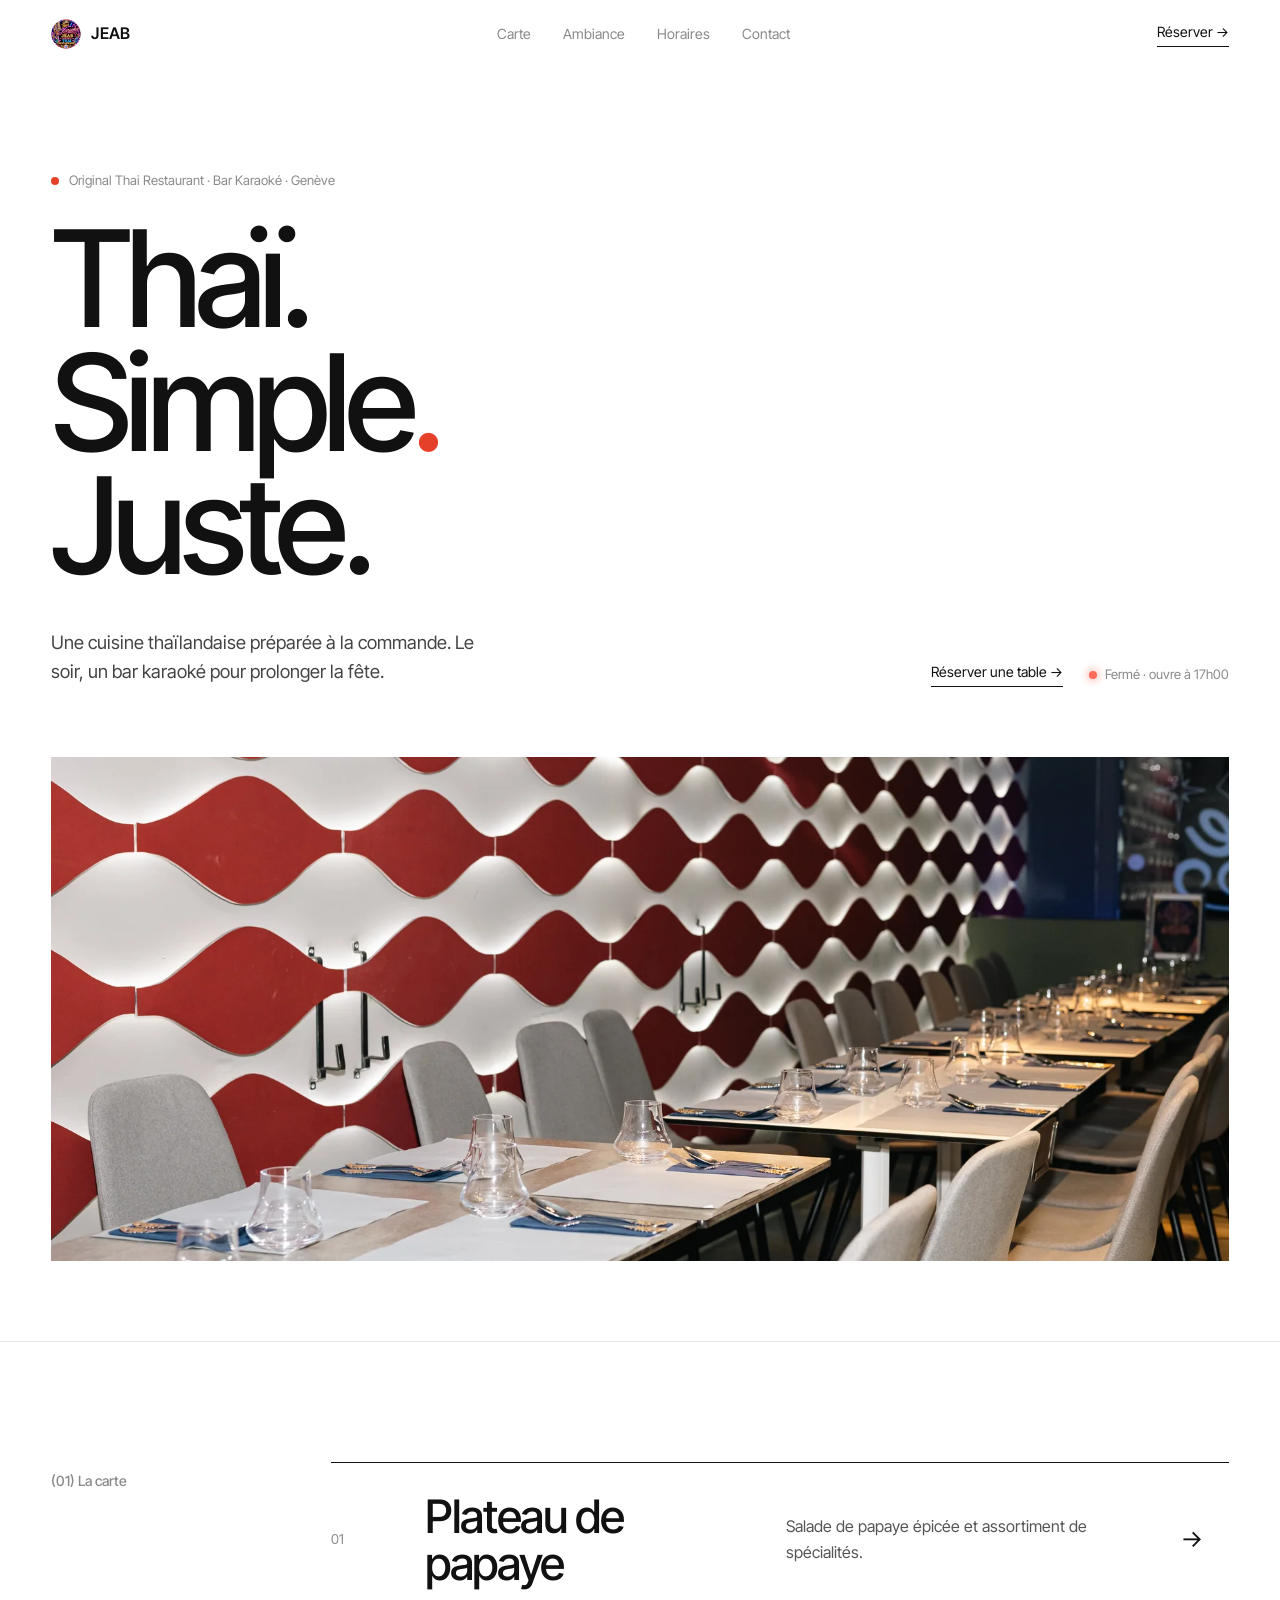
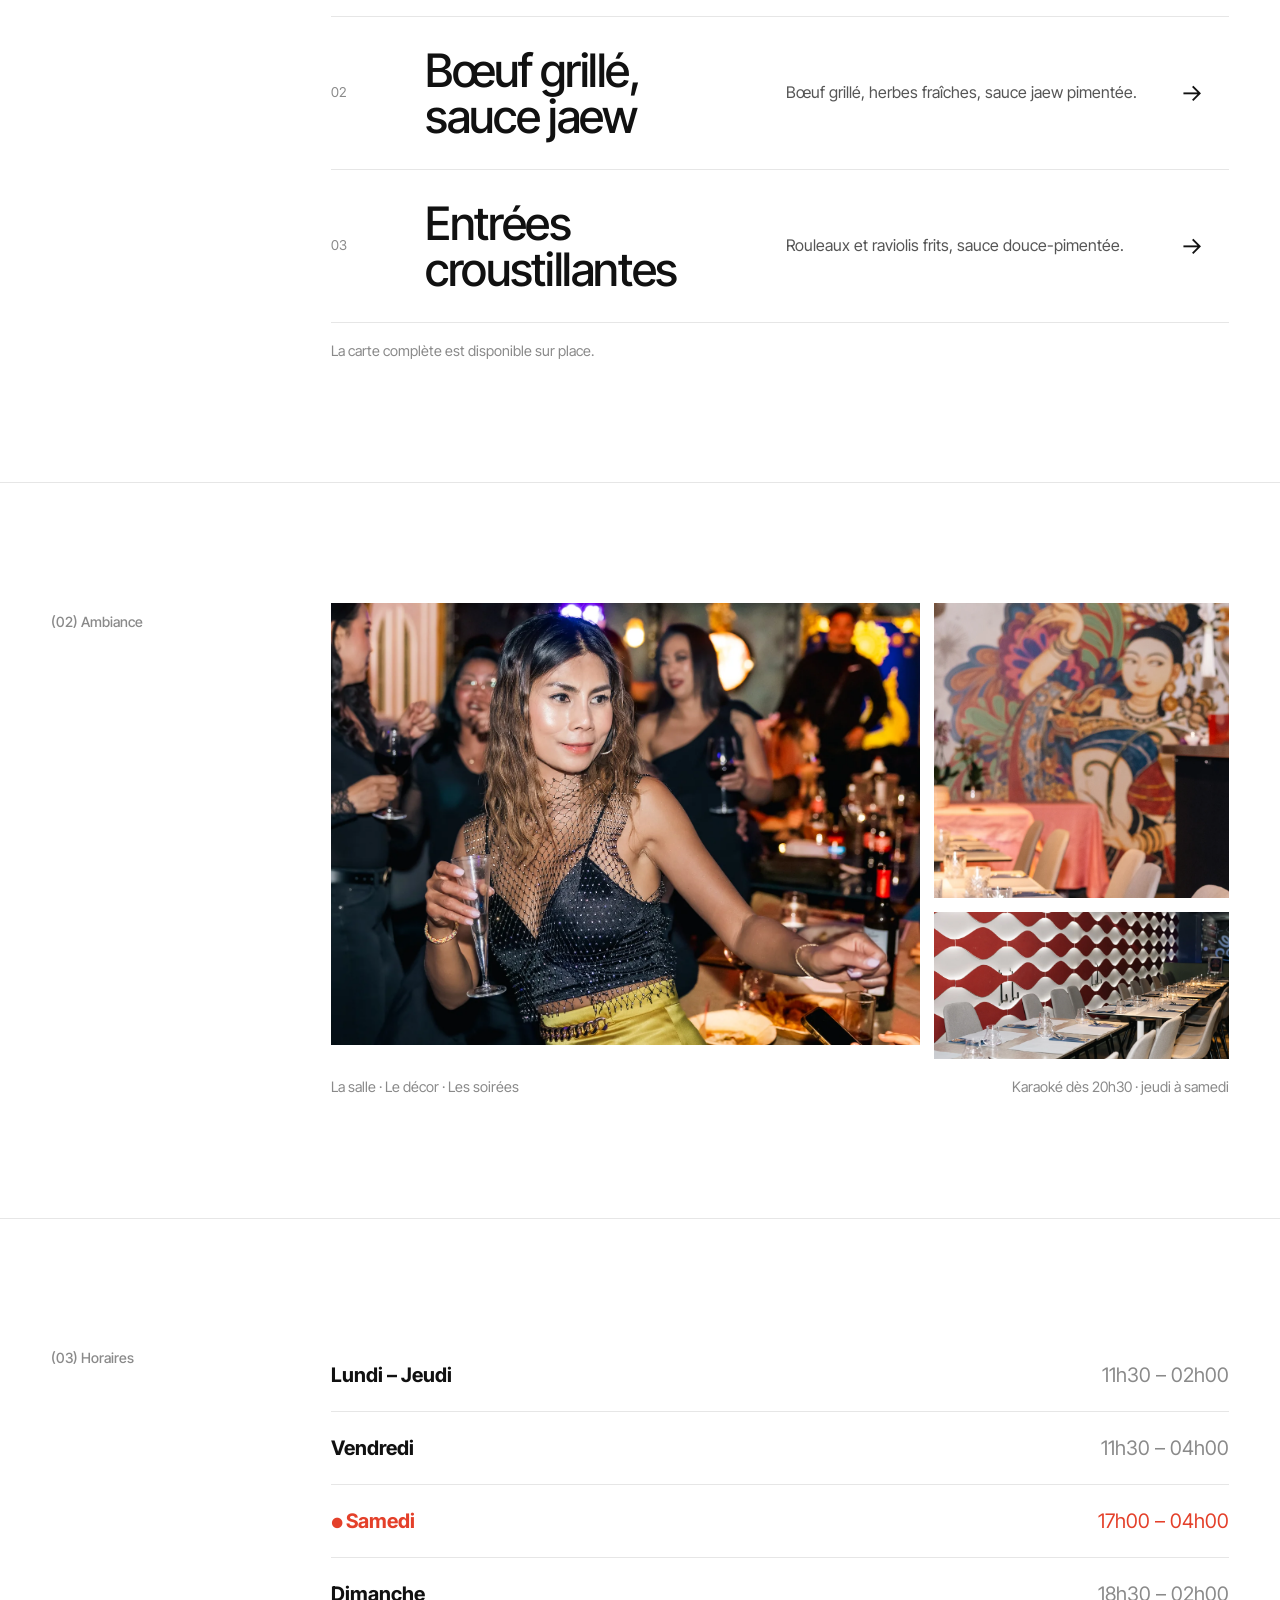
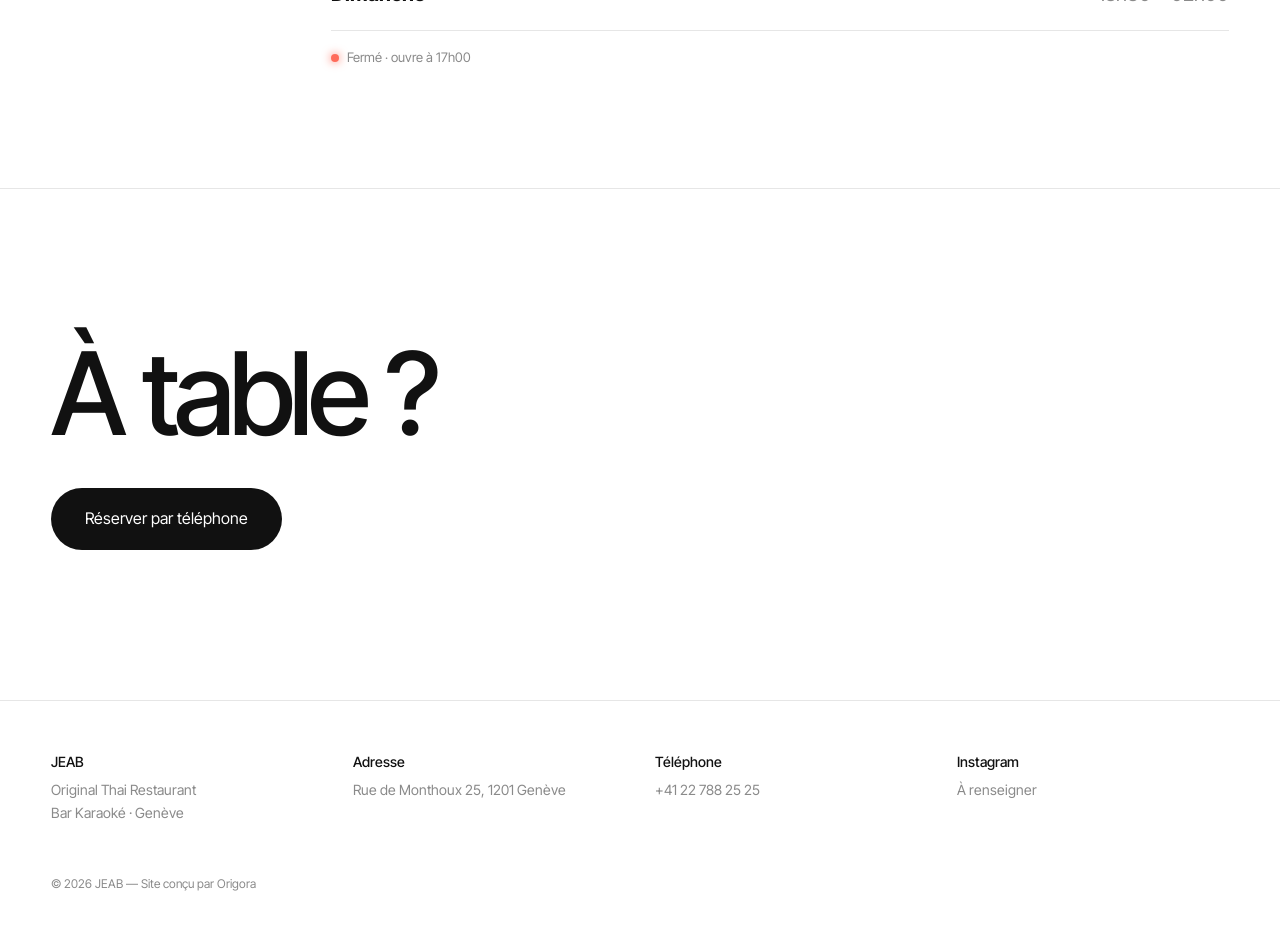
<file: styles/03-minimal.html>
<!DOCTYPE html>
<html lang="fr"><head><meta charset="utf-8"><meta name="viewport" content="width=device-width,initial-scale=1">
<title>JEAB — Original Thai Restaurant · 03 Minimal</title>
<meta name="description" content="JEAB, restaurant thaï original et bar karaoké. Cuisine thaïlandaise, de midi à tard dans la nuit.">
<link rel="preconnect" href="https://fonts.googleapis.com"><link rel="preconnect" href="https://fonts.gstatic.com" crossorigin>
<link href="https://fonts.googleapis.com/css2?family=Inter+Tight:wght@300;400;500;600&display=swap" rel="stylesheet">
<link rel="stylesheet" href="../assets/css/base.css">
<style>
:root{--bg:#fff;--ink:#111;--mut:#8a8a8a;--line:#e6e6e6;--ac:#e4402a}
body{background:var(--bg);color:var(--ink);font:400 1rem/1.6 'Inter Tight',system-ui,sans-serif;-webkit-font-smoothing:antialiased}
.wrap{width:min(1240px,92vw);margin:auto}
nav{position:fixed;inset:0 0 auto;z-index:50;background:rgba(255,255,255,.9);backdrop-filter:blur(10px)}
.ni{display:flex;align-items:center;justify-content:space-between;height:68px}
.brand{display:flex;align-items:center;gap:10px;font-weight:600;letter-spacing:.02em}.brand img{width:30px;height:30px;border-radius:50%}
.lk{display:flex;gap:32px;font-size:.88rem}.lk a{color:var(--mut);transition:.25s}.lk a:hover{color:var(--ink)}
.link{font-size:.88rem;border-bottom:1px solid var(--ink);padding-bottom:2px;transition:.25s}.link:hover{color:var(--ac);border-color:var(--ac)}
#burger{display:none;background:none;border:0;font-size:1.4rem}
.hero{padding:170px 0 80px}
.eyebrow{font-size:.82rem;color:var(--mut);display:flex;gap:10px;align-items:center}.eyebrow::before{content:"";width:8px;height:8px;border-radius:50%;background:var(--ac)}
h1{font:500 clamp(3rem,10.5vw,10rem)/.92 'Inter Tight';letter-spacing:-.05em;margin:26px 0 40px}
h1 span{color:var(--ac)}
.hrow{display:grid;grid-template-columns:1fr 1fr;gap:60px;align-items:end}
.hrow p{max-width:430px;font-size:1.15rem;color:#444}
.hrow .r{justify-self:end;display:flex;gap:26px;align-items:center}
.pill{font-size:.82rem;color:var(--mut)}
.himg{margin-top:70px;aspect-ratio:21/9;overflow:hidden;background:#eee}.himg img{width:100%;height:100%;object-fit:cover;transform:scale(1.06);transition:transform 2.4s cubic-bezier(.2,.8,.2,1)}.himg.in img{transform:scale(1)}
section{padding:120px 0;border-top:1px solid var(--line)}
.sh{display:grid;grid-template-columns:240px 1fr;gap:40px}.sh>h2{font-size:.88rem;font-weight:500;color:var(--mut);padding-top:8px}
.menu{border-top:1px solid var(--ink)}
.mi{display:grid;grid-template-columns:70px 1fr 1.1fr 48px;gap:24px;align-items:center;padding:30px 0;border-bottom:1px solid var(--line);position:relative;transition:padding .35s}
.mi:hover{padding-left:14px}.mi .n{color:var(--mut);font-size:.85rem}.mi h3{font:500 clamp(1.8rem,3.6vw,3rem)/1 'Inter Tight';letter-spacing:-.03em}.mi p{color:#555}.mi .a{font-size:1.5rem;transition:.3s}.mi:hover .a{color:var(--ac);transform:translateX(6px)}
.mi figure{position:absolute;right:72px;top:50%;width:190px;height:190px;transform:translateY(-50%) scale(.8) rotate(-4deg);opacity:0;pointer-events:none;transition:.4s;z-index:3;overflow:hidden;box-shadow:0 20px 50px rgba(0,0,0,.2)}.mi figure img{width:100%;height:100%;object-fit:cover}
.mi:hover figure{opacity:1;transform:translateY(-50%) scale(1) rotate(2deg)}
.gal{display:grid;grid-template-columns:2fr 1fr;gap:14px}.gal figure{overflow:hidden;background:#eee}.gal img{width:100%;height:100%;object-fit:cover;transition:transform 1.4s cubic-bezier(.2,.8,.2,1)}.gal figure:hover img{transform:scale(1.05)}
.gal .a{grid-row:span 2;aspect-ratio:4/3}.gal .b{aspect-ratio:1}.gal .c{aspect-ratio:2/1}
.cap{margin-top:16px;color:var(--mut);font-size:.9rem;display:flex;justify-content:space-between}
.hr{display:flex;justify-content:space-between;padding:20px 0;border-bottom:1px solid var(--line);font-size:1.25rem}.hr s{display:none}.hr span{color:var(--mut)}
.hr.now{color:var(--ac)}.hr.now span{color:var(--ac)}.hr.now b::before{content:"● ";font-size:.7em}
.res{padding:150px 0;text-align:left}.res h2{font:500 clamp(2.6rem,9vw,8rem)/.95 'Inter Tight';letter-spacing:-.05em;margin-bottom:40px}
.big{display:inline-block;padding:18px 34px;background:var(--ink);color:#fff;border-radius:60px;transition:.3s}.big:hover{background:var(--ac);transform:translateY(-3px)}
footer{border-top:1px solid var(--line);padding:50px 0 34px;font-size:.88rem;color:var(--mut)}
.fg{display:grid;grid-template-columns:repeat(4,1fr);gap:30px}.fg b{display:block;color:var(--ink);font-weight:500;margin-bottom:6px}
.sg{margin-top:50px;font-size:.75rem}
@media(max-width:860px){.lk{display:none}#burger{display:block}.lk.on{display:flex;position:absolute;top:68px;left:0;right:0;flex-direction:column;background:#fff;padding:20px 4vw;border-bottom:1px solid var(--line)}nav .link{display:none}
.hrow{grid-template-columns:1fr;gap:28px}.hrow .r{justify-self:start}.sh{grid-template-columns:1fr;gap:20px}.mi{grid-template-columns:40px 1fr 30px}.mi p{display:none}.mi figure{display:none}.gal{grid-template-columns:1fr}.gal .a{grid-row:auto}.fg{grid-template-columns:1fr 1fr}section{padding:80px 0}.hero{padding-top:130px}.himg{aspect-ratio:4/3}}
</style></head><body>
<nav><div class="wrap ni"><a class="brand" href="#top"><img src="../assets/img/logo.webp" alt="Logo JEAB">JEAB</a>
<div class="lk" id="menu"><a href="#carte">Carte</a><a href="#ambiance">Ambiance</a><a href="#horaires">Horaires</a><a href="#contact">Contact</a></div>
<a class="link" href="#reserver">Réserver →</a><button id="burger" aria-label="Menu">☰</button></div></nav>

<header class="hero" id="top"><div class="wrap">
  <div class="eyebrow rv">Original Thai Restaurant · Bar Karaoké · Genève</div>
  <h1 class="rv d1">Thaï.<br>Simple<span>.</span><br>Juste.</h1>
  <div class="hrow rv d2"><p>Une cuisine thaïlandaise préparée à la commande. Le soir, un bar karaoké pour prolonger la fête.</p>
    <div class="r"><a class="link" href="#reserver">Réserver une table →</a><span class="pill" data-st><i class="dt"></i><span class="t">…</span></span></div></div>
  <div class="himg rv"><img src="../assets/img/venue-1.webp" alt="La salle du restaurant JEAB à Genève"></div>
</div></header>

<section id="carte"><div class="wrap sh"><h2>(01) La carte</h2><div class="menu">
 <div class="mi rv"><span class="n">01</span><h3>Plateau de papaye</h3><p>Salade de papaye épicée et assortiment de spécialités.</p><span class="a">→</span><figure><img src="../assets/img/dish-1.webp" alt="Plateau de papaye épicée et assortiment de spécialités" loading="lazy"></figure></div>
 <div class="mi rv"><span class="n">02</span><h3>Bœuf grillé, sauce jaew</h3><p>Bœuf grillé, herbes fraîches, sauce jaew pimentée.</p><span class="a">→</span><figure><img src="../assets/img/dish-2.webp" alt="Bœuf grillé, sauce jaew" loading="lazy"></figure></div>
 <div class="mi rv"><span class="n">03</span><h3>Entrées croustillantes</h3><p>Rouleaux et raviolis frits, sauce douce-pimentée.</p><span class="a">→</span><figure><img src="../assets/img/dish-3.webp" alt="Rouleaux et raviolis frits croustillants" loading="lazy"></figure></div>
 <p class="cap"><span>La carte complète est disponible sur place.</span></p></div></div></section>

<section id="ambiance"><div class="wrap sh"><h2>(02) Ambiance</h2><div>
 <div class="gal"><figure class="a rv"><img src="../assets/img/venue-3.webp" alt="Soirée karaoké au JEAB" loading="lazy"></figure><figure class="b rv d1"><img src="../assets/img/venue-2.webp" alt="Fresque thaïlandaise du restaurant JEAB" loading="lazy"></figure><figure class="c rv d2"><img src="../assets/img/venue-1.webp" alt="La salle du restaurant JEAB" loading="lazy"></figure></div>
 <div class="cap rv"><span>La salle · Le décor · Les soirées</span><span>Karaoké dès 20h30 · jeudi à samedi</span></div></div></div></section>

<section id="horaires"><div class="wrap sh"><h2>(03) Horaires</h2><div><div id="hr"></div><p class="cap"><span class="pill" data-st><i class="dt"></i><span class="t">…</span></span></p></div></div></section>

<section class="res" id="reserver"><div class="wrap"><h2 class="rv">À table ?</h2><a class="big rv d1" href="#contact" data-cfg="phone" data-keep>Réserver par téléphone</a></div></section>

<footer id="contact"><div class="wrap"><div class="fg"><div><b>JEAB</b>Original Thai Restaurant<br>Bar Karaoké · Genève</div><div><b>Adresse</b><span data-cfg="address">…</span></div><div><b>Téléphone</b><span data-cfg="phone">…</span></div><div><b>Instagram</b><span data-cfg="instagram">…</span></div></div><div class="sg">© 2026 JEAB — Site conçu par Origora</div></div></footer>
<script src="../assets/js/shared.js"></script><script src="../assets/js/config.js"></script><script src="../assets/js/common.js"></script>
</body></html>
</file>
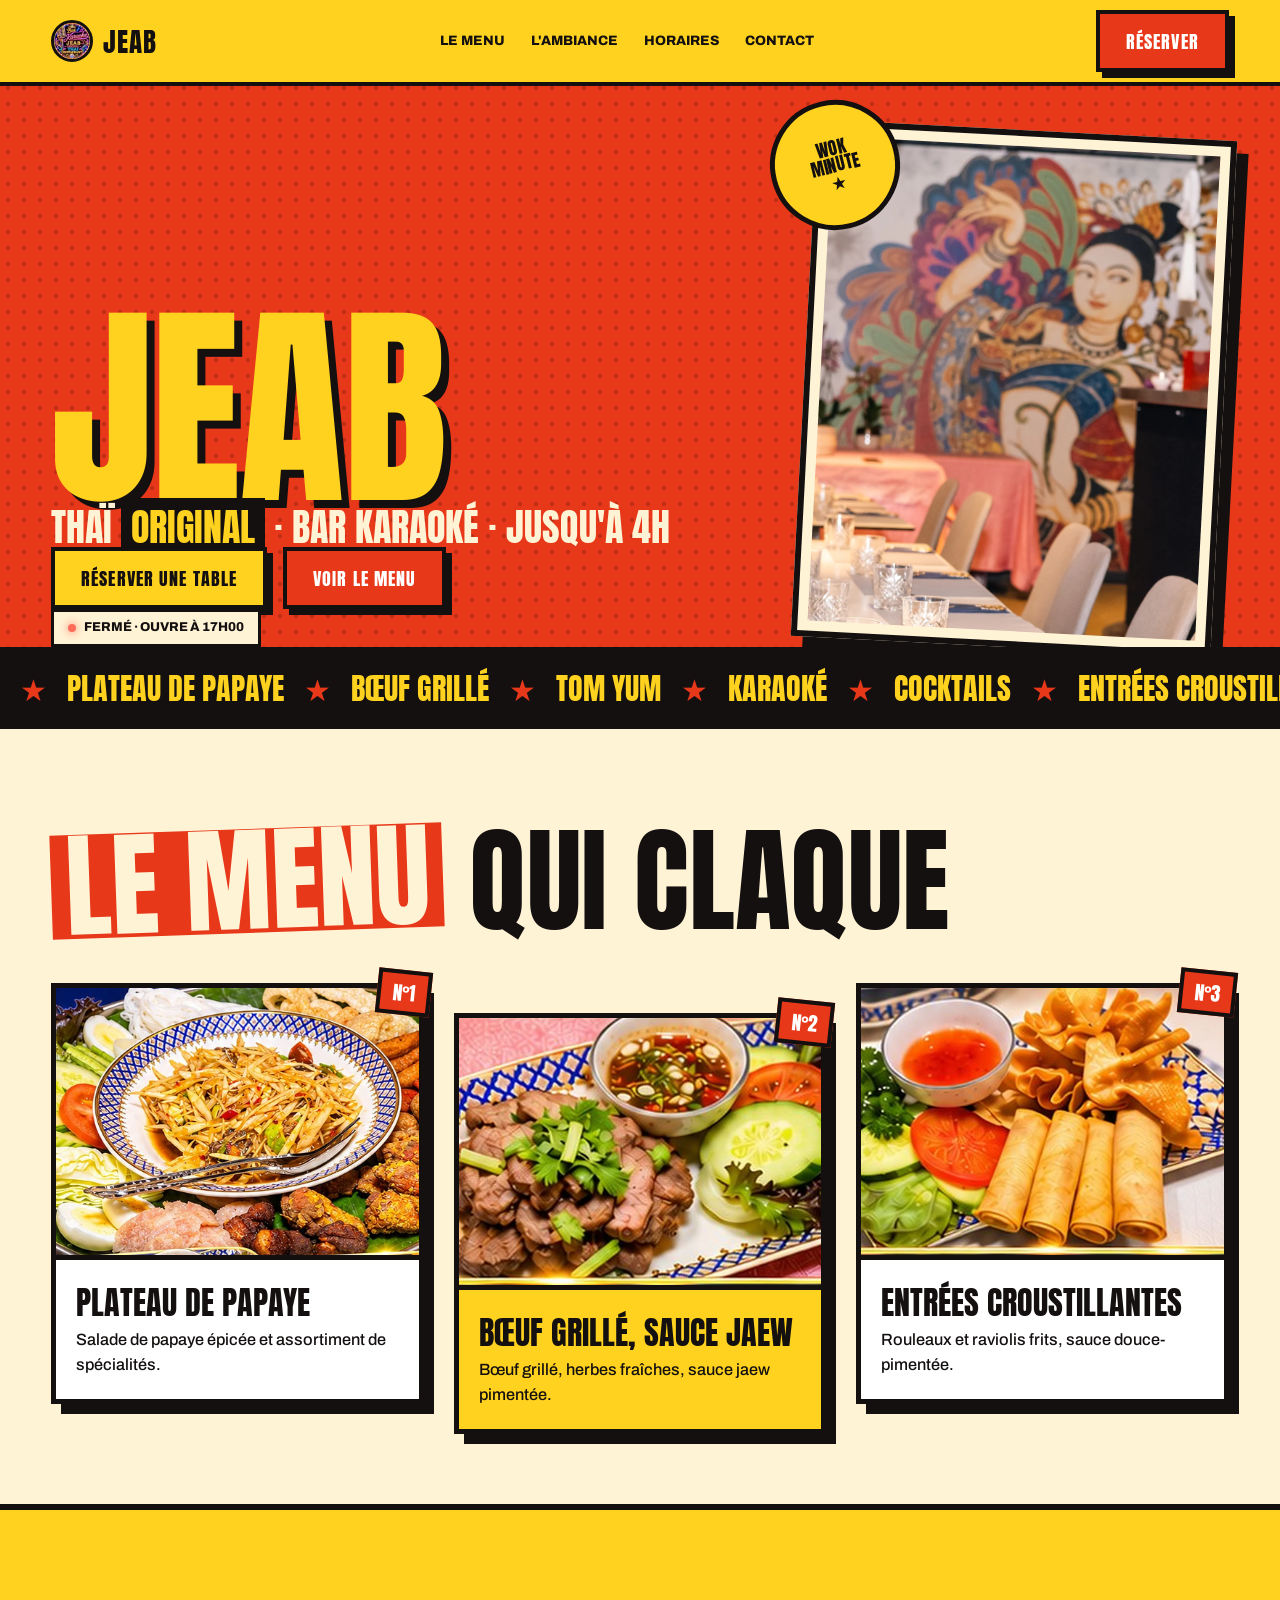
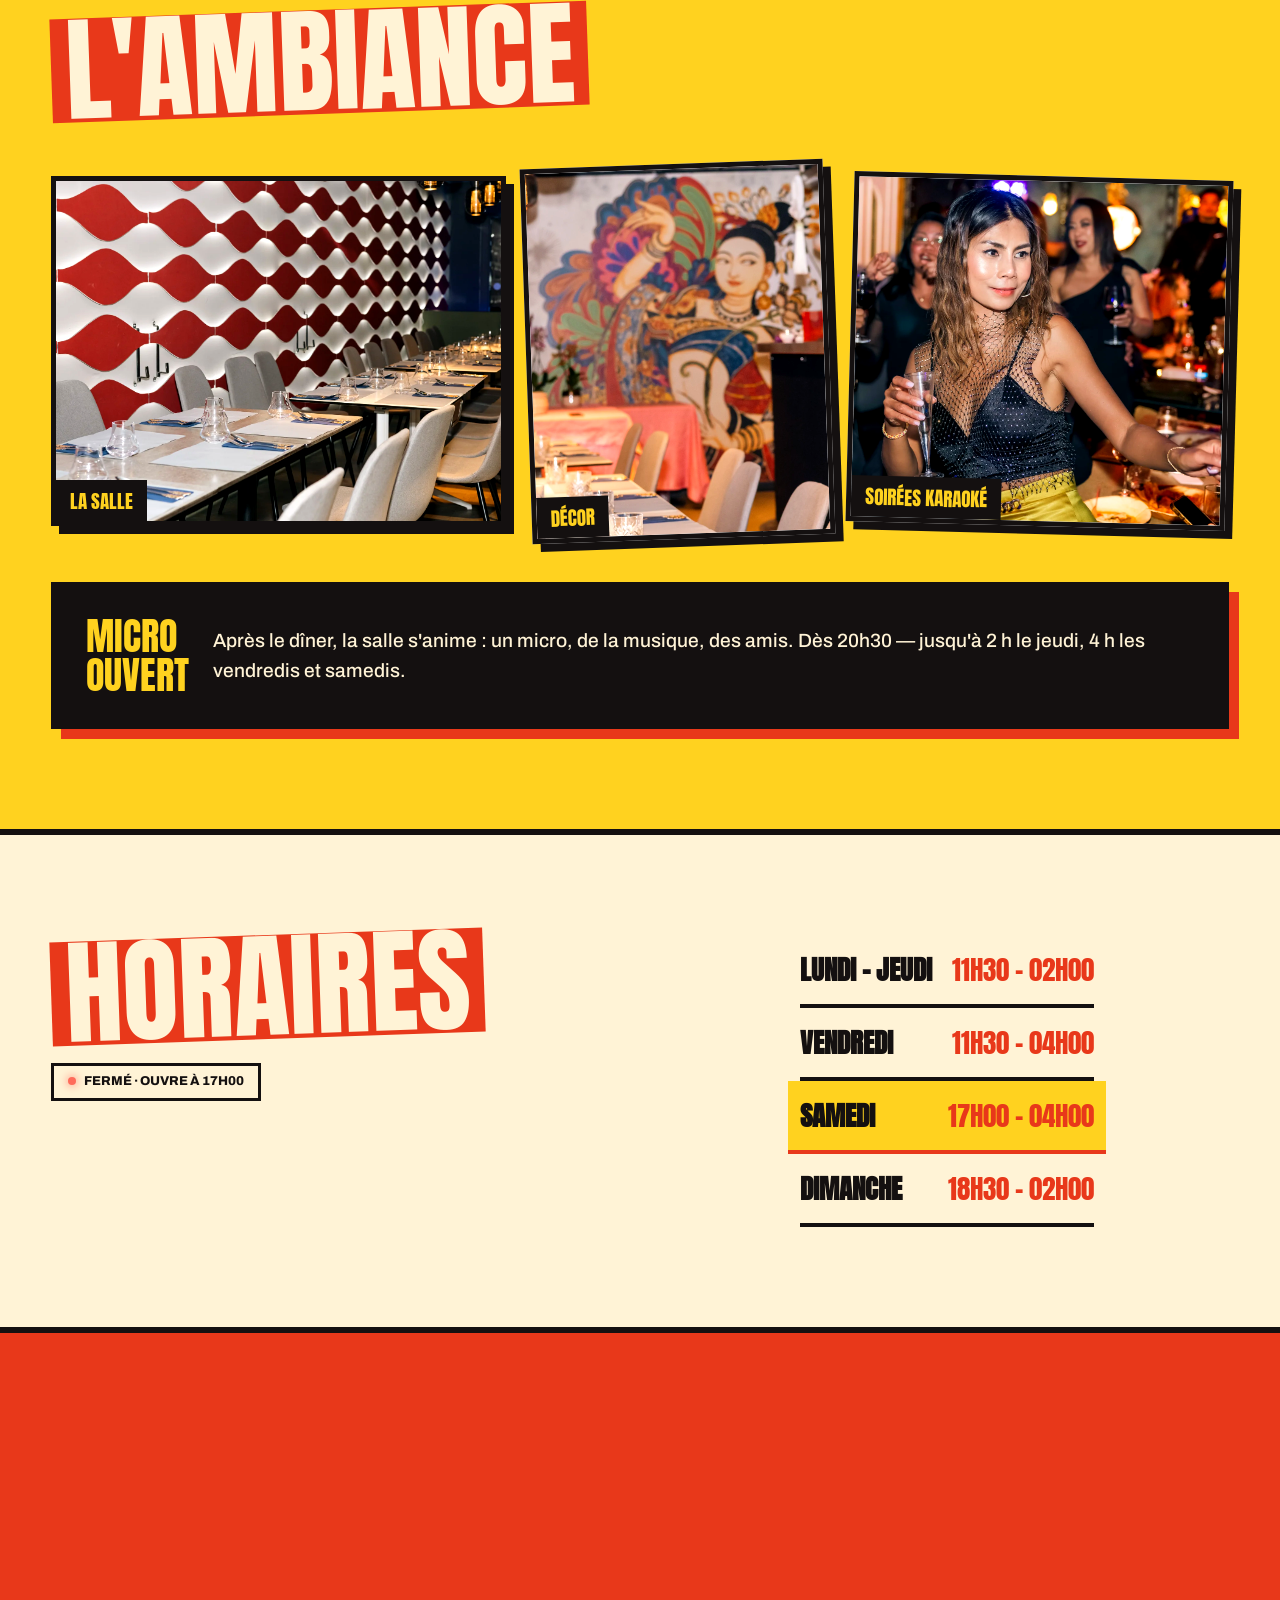
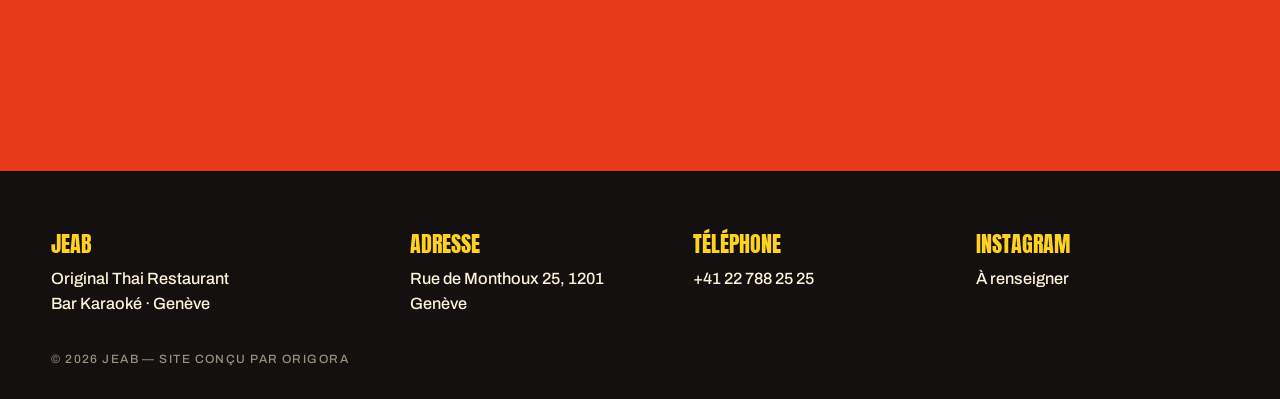
<file: styles/04-street-poster.html>
<!DOCTYPE html>
<html lang="fr"><head><meta charset="utf-8"><meta name="viewport" content="width=device-width,initial-scale=1">
<title>JEAB — Original Thai Restaurant · 04 Street Poster</title>
<meta name="description" content="JEAB, restaurant thaï original et bar karaoké. Street food thaï, cocktails et karaoké.">
<link rel="preconnect" href="https://fonts.googleapis.com"><link rel="preconnect" href="https://fonts.gstatic.com" crossorigin>
<link href="https://fonts.googleapis.com/css2?family=Anton&family=Archivo:wght@400;500;700;800&display=swap" rel="stylesheet">
<link rel="stylesheet" href="../assets/css/base.css">
<style>
:root{--red:#e8381a;--yel:#ffd21f;--blk:#141010;--cre:#fff3d6}
body{background:var(--cre);color:var(--blk);font:500 1.02rem/1.55 'Archivo',sans-serif}
.ant{font-family:'Anton',sans-serif;font-weight:400;text-transform:uppercase;letter-spacing:.01em}
nav{position:fixed;inset:0 0 auto;z-index:50;background:var(--yel);border-bottom:4px solid var(--blk);display:flex;align-items:center;justify-content:space-between;padding:10px 4vw}
.brand{display:flex;align-items:center;gap:10px;font:1.7rem 'Anton';letter-spacing:.04em}.brand img{width:42px;height:42px;border-radius:50%;border:3px solid var(--blk)}
.lk{display:flex;gap:26px;font-weight:800;text-transform:uppercase;font-size:.85rem}.lk a:hover{background:var(--blk);color:var(--yel);padding:0 6px;margin:0 -6px}
.btn{display:inline-block;padding:13px 26px;background:var(--red);color:#fff;font:1.15rem 'Anton';letter-spacing:.06em;text-transform:uppercase;border:4px solid var(--blk);box-shadow:6px 6px 0 var(--blk);transition:.15s}
.btn:hover{transform:translate(4px,4px);box-shadow:2px 2px 0 var(--blk)}.btn.y{background:var(--yel);color:var(--blk)}
#burger{display:none;background:var(--blk);color:var(--yel);border:0;width:44px;height:44px;font-size:1.2rem}
.hero{background:var(--red);color:var(--cre);padding:130px 4vw 0;position:relative;overflow:hidden;border-bottom:6px solid var(--blk)}
.hero::before{content:"";position:absolute;inset:0;background:radial-gradient(rgba(0,0,0,.18) 18%,transparent 19%) 0 0/16px 16px;pointer-events:none}
.hg{display:grid;grid-template-columns:1.25fr .75fr;gap:30px;align-items:end;position:relative;max-width:1300px;margin:auto}
h1{font:clamp(5rem,17vw,16rem)/.9 'Anton';text-transform:uppercase;color:var(--yel);text-shadow:8px 8px 0 var(--blk);margin-bottom:34px;letter-spacing:-.01em}
.sub{font:clamp(1.4rem,3vw,2.4rem)/1.05 'Anton';text-transform:uppercase;margin-bottom:26px}.sub mark{background:var(--blk);color:var(--yel);padding:0 10px}
.cta{display:flex;gap:16px;flex-wrap:wrap;margin-bottom:30px}
.pill{display:inline-block;margin-bottom:46px;padding:6px 14px;background:var(--cre);color:var(--blk);border:3px solid var(--blk);font-weight:800;text-transform:uppercase;font-size:.8rem}
.ph{position:relative;justify-self:center;width:min(100%,420px);margin-bottom:-6px}
.ph .pic{border:6px solid var(--blk);box-shadow:12px 12px 0 var(--blk);transform:rotate(3deg);background:var(--cre);padding:10px}
.ph img.m{aspect-ratio:4/5;object-fit:cover;width:100%}
.stk{position:absolute;left:-34px;top:-30px;width:130px;height:130px;border-radius:50%;background:var(--yel);border:5px solid var(--blk);display:grid;place-items:center;text-align:center;font:1.1rem/1 'Anton';text-transform:uppercase;color:var(--blk);transform:rotate(-14deg);animation:sw 5s ease-in-out infinite;z-index:3}
@keyframes sw{50%{transform:rotate(-4deg) scale(1.06)}}
.tape{background:var(--blk);color:var(--yel);overflow:hidden;white-space:nowrap;border-bottom:6px solid var(--blk)}.tape div{display:inline-block;padding:12px 0;font:1.9rem 'Anton';text-transform:uppercase;animation:mq 22s linear infinite}.tape span{margin:0 20px;color:var(--red)}@keyframes mq{to{transform:translateX(-50%)}}
section{padding:100px 4vw;border-bottom:6px solid var(--blk)}.in{max-width:1300px;margin:auto}
.hd{font:clamp(3rem,9vw,8rem)/.9 'Anton';text-transform:uppercase;margin-bottom:50px}.hd span{background:var(--red);color:var(--cre);padding:0 14px;display:inline-block;transform:rotate(-2deg)}
.dg{display:grid;grid-template-columns:repeat(3,1fr);gap:30px}
.dish{background:#fff;border:5px solid var(--blk);box-shadow:10px 10px 0 var(--blk);transition:.2s;position:relative}.dish:nth-child(2){transform:translateY(30px);background:var(--yel)}
.dish:hover{transform:translate(-4px,-6px) rotate(-1deg);box-shadow:16px 16px 0 var(--red)}
.dish img{aspect-ratio:4/3;width:100%;object-fit:cover;border-bottom:5px solid var(--blk)}.dish div{padding:18px 20px 22px}.dish h3{font:2rem 'Anton';text-transform:uppercase}.dish b{position:absolute;top:-18px;right:-12px;background:var(--red);color:#fff;border:4px solid var(--blk);padding:4px 12px;font:1.2rem 'Anton';transform:rotate(6deg)}
.vs{background:var(--yel)}
.vg{display:grid;grid-template-columns:1.2fr .8fr 1fr;gap:20px}.vg figure{border:5px solid var(--blk);box-shadow:8px 8px 0 var(--blk);overflow:hidden;background:#fff;position:relative}.vg figure:nth-child(2){transform:rotate(-2deg)}.vg figure:nth-child(3){transform:rotate(1.5deg)}
.vg img{width:100%;height:100%;min-height:340px;object-fit:cover;filter:contrast(1.1) saturate(1.2);transition:transform .8s}.vg figure:hover img{transform:scale(1.08)}
.vg figcaption{position:absolute;left:0;bottom:0;background:var(--blk);color:var(--yel);padding:6px 14px;font:1.2rem 'Anton';text-transform:uppercase}
.kar{margin-top:44px;background:var(--blk);color:var(--cre);padding:30px;border:5px solid var(--blk);box-shadow:10px 10px 0 var(--red);font-size:1.2rem;display:flex;gap:24px;align-items:center}.kar b{font:2.4rem/1 'Anton';text-transform:uppercase;color:var(--yel);flex:none}
.hrs{display:grid;grid-template-columns:1fr 1fr;gap:50px;align-items:start}
.hr{display:flex;align-items:baseline;gap:10px;padding:14px 0;border-bottom:4px solid var(--blk);font:1.7rem 'Anton';text-transform:uppercase}.hr s{flex:1}.hr span{color:var(--red)}
.hr.now{background:var(--yel);padding-inline:12px;margin-inline:-12px;border-bottom-color:var(--red)}
.big{text-align:center;background:var(--red);color:var(--cre)}.big h2{font:clamp(3.4rem,13vw,12rem)/.85 'Anton';text-transform:uppercase;color:var(--yel);text-shadow:6px 6px 0 var(--blk);margin-bottom:34px}
footer{background:var(--blk);color:var(--cre);padding:50px 4vw 30px}
.fg{max-width:1300px;margin:auto;display:grid;grid-template-columns:1.3fr 1fr 1fr 1fr;gap:30px}.fg b{display:block;font:1.4rem 'Anton';text-transform:uppercase;color:var(--yel);margin-bottom:6px}
.sg{max-width:1300px;margin:34px auto 0;font-size:.75rem;color:#9a8f7a;text-transform:uppercase;letter-spacing:.12em}
@media(max-width:900px){.lk,nav>.btn{display:none}#burger{display:block}.lk.on{display:flex;position:absolute;top:100%;left:0;right:0;flex-direction:column;background:var(--yel);padding:22px 6vw;border-bottom:4px solid var(--blk)}
.hg,.hrs{grid-template-columns:1fr}.dg,.vg{grid-template-columns:1fr}.dish:nth-child(2){transform:none}.stk{left:-6px;width:100px;height:100px;font-size:.9rem}.ph{margin-top:30px}.kar{flex-direction:column;align-items:flex-start}.fg{grid-template-columns:1fr 1fr}section{padding:70px 5vw}.hero{padding-top:110px}}
</style></head><body>
<nav><a class="brand" href="#top"><img src="../assets/img/logo.webp" alt="Logo JEAB">JEAB</a>
<div class="lk" id="menu"><a href="#carte">Le menu</a><a href="#ambiance">L'ambiance</a><a href="#horaires">Horaires</a><a href="#contact">Contact</a></div>
<a class="btn" href="#reserver">Réserver</a><button id="burger" aria-label="Menu">☰</button></nav>

<header class="hero" id="top"><div class="hg">
  <div><h1 class="rv">JEAB</h1><div class="sub rv d1">Thaï <mark>original</mark> · bar karaoké · jusqu'à 4h</div>
   <div class="cta rv d2"><a class="btn y" href="#reserver">Réserver une table</a><a class="btn" href="#carte">Voir le menu</a></div>
   <span class="pill rv d3" data-st><i class="dt"></i><span class="t">…</span></span></div>
  <div class="ph rv d1"><div class="stk">Wok<br>minute<br>★</div><div class="pic"><img class="m" src="../assets/img/venue-2.webp" alt="Fresque thaïlandaise du restaurant JEAB"></div></div>
</div></header>
<div class="tape"><div><span>★</span>Plateau de papaye<span>★</span>Bœuf grillé<span>★</span>Tom Yum<span>★</span>Karaoké<span>★</span>Cocktails<span>★</span>Entrées croustillantes<span>★</span>Plateau de papaye<span>★</span>Bœuf grillé<span>★</span>Tom Yum<span>★</span>Karaoké<span>★</span>Cocktails<span>★</span>Entrées croustillantes<span>★</span></div></div>

<section id="carte"><div class="in"><h2 class="hd rv"><span>Le menu</span> qui claque</h2><div class="dg">
 <article class="dish rv"><b>N°1</b><img src="../assets/img/dish-1.webp" alt="Plateau de papaye épicée et assortiment de spécialités" loading="lazy"><div><h3>Plateau de papaye</h3><p>Salade de papaye épicée et assortiment de spécialités.</p></div></article>
 <article class="dish rv d1"><b>N°2</b><img src="../assets/img/dish-2.webp" alt="Bœuf grillé, sauce jaew" loading="lazy"><div><h3>Bœuf grillé, sauce jaew</h3><p>Bœuf grillé, herbes fraîches, sauce jaew pimentée.</p></div></article>
 <article class="dish rv d2"><b>N°3</b><img src="../assets/img/dish-3.webp" alt="Rouleaux et raviolis frits croustillants" loading="lazy"><div><h3>Entrées croustillantes</h3><p>Rouleaux et raviolis frits, sauce douce-pimentée.</p></div></article></div></div></section>

<section class="vs" id="ambiance"><div class="in"><h2 class="hd rv"><span>L'ambiance</span></h2><div class="vg">
 <figure class="rv"><img src="../assets/img/venue-1.webp" alt="La salle du restaurant JEAB" loading="lazy"><figcaption>La salle</figcaption></figure>
 <figure class="rv d1"><img src="../assets/img/venue-2.webp" alt="Fresque thaïlandaise du restaurant JEAB" loading="lazy"><figcaption>Décor</figcaption></figure>
 <figure class="rv d2"><img src="../assets/img/venue-3.webp" alt="Soirée karaoké au JEAB" loading="lazy"><figcaption>Soirées karaoké</figcaption></figure></div>
 <div class="kar rv"><b>Micro<br>ouvert</b><span>Après le dîner, la salle s'anime : un micro, de la musique, des amis. Dès 20h30 — jusqu'à 2 h le jeudi, 4 h les vendredis et samedis.</span></div></div></section>

<section id="horaires"><div class="in hrs"><div><h2 class="hd rv" style="margin:0 0 24px"><span>Horaires</span></h2><span class="pill" data-st><i class="dt"></i><span class="t">…</span></span></div><div class="rv d1" id="hr"></div></div></section>

<section class="big" id="reserver"><div class="in"><h2 class="rv">À table !</h2><a class="btn y rv d1" href="#contact" data-cfg="phone" data-keep>Réserver par téléphone</a></div></section>

<footer id="contact"><div class="fg"><div><b>JEAB</b>Original Thai Restaurant<br>Bar Karaoké · Genève</div><div><b>Adresse</b><span data-cfg="address">…</span></div><div><b>Téléphone</b><span data-cfg="phone">…</span></div><div><b>Instagram</b><span data-cfg="instagram">…</span></div></div><div class="sg">© 2026 JEAB — Site conçu par Origora</div></footer>
<script src="../assets/js/shared.js"></script><script src="../assets/js/config.js"></script><script src="../assets/js/common.js"></script>
</body></html>
</file>
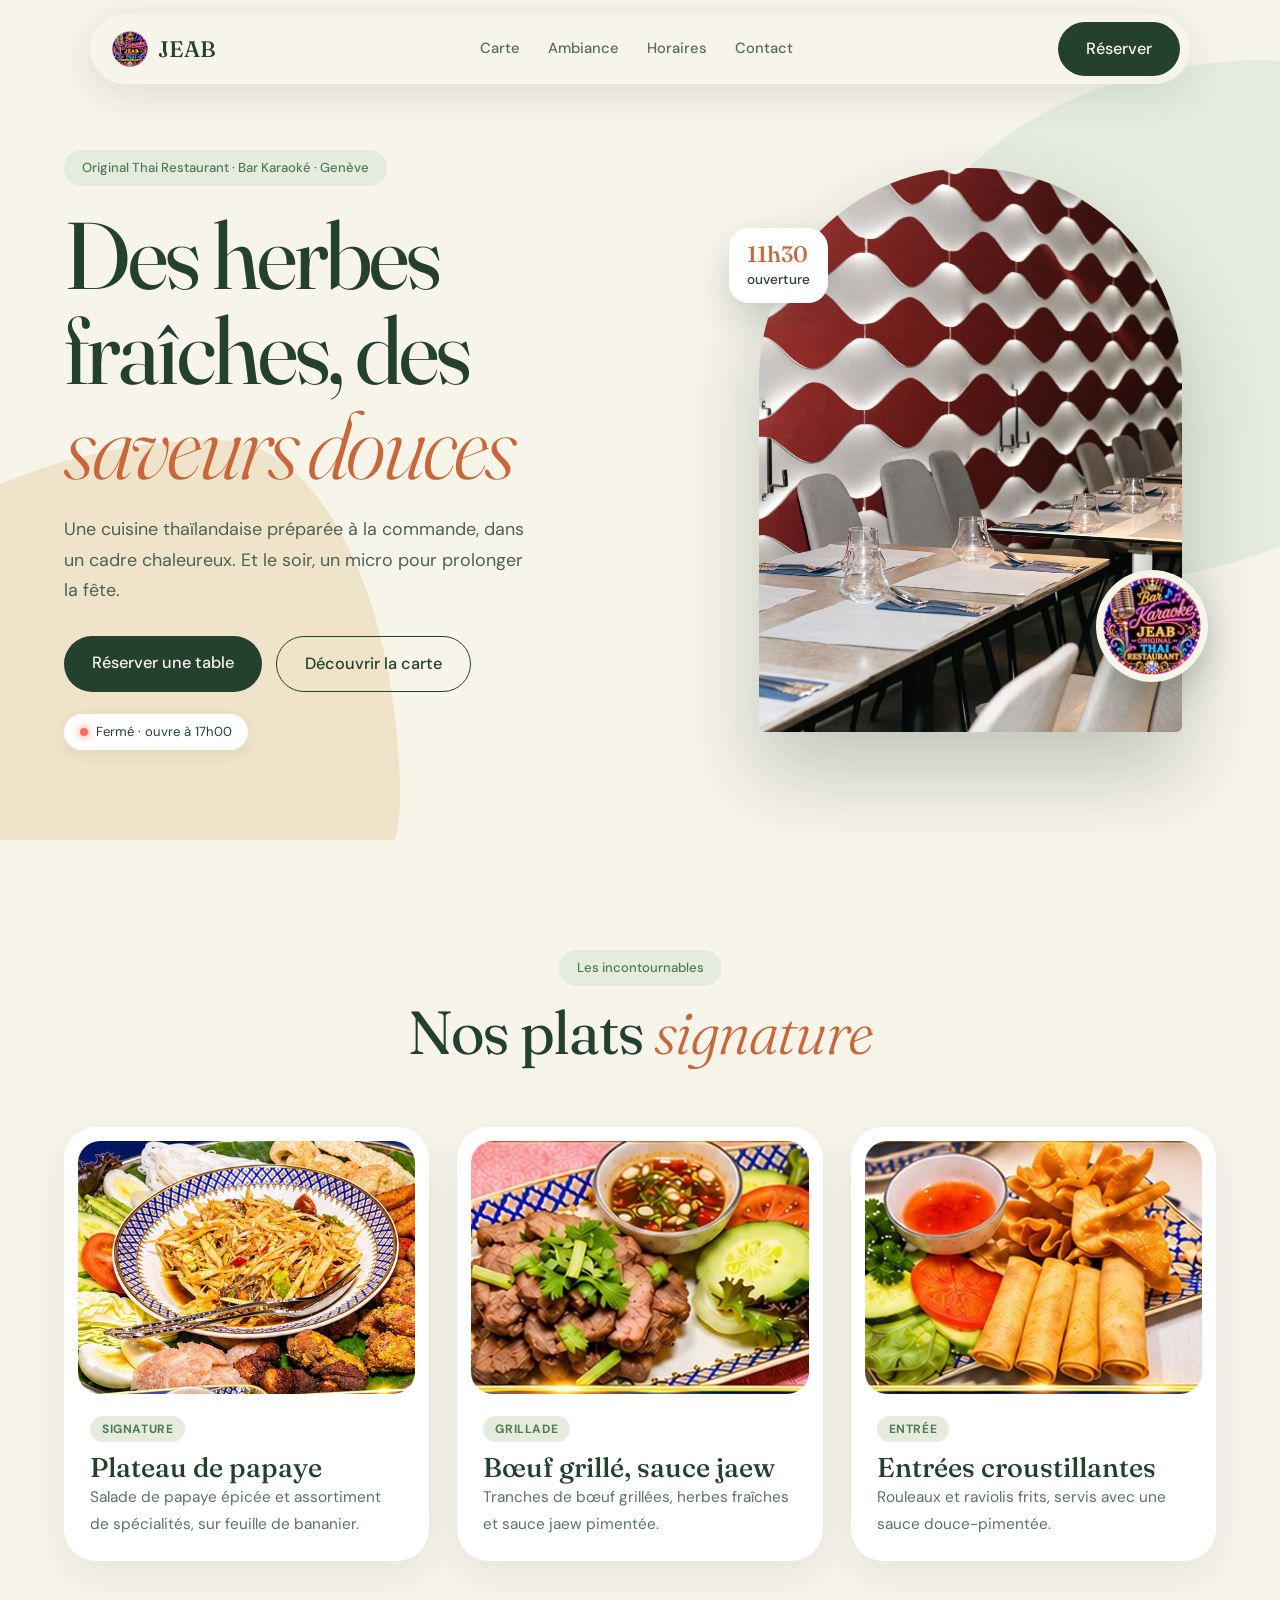
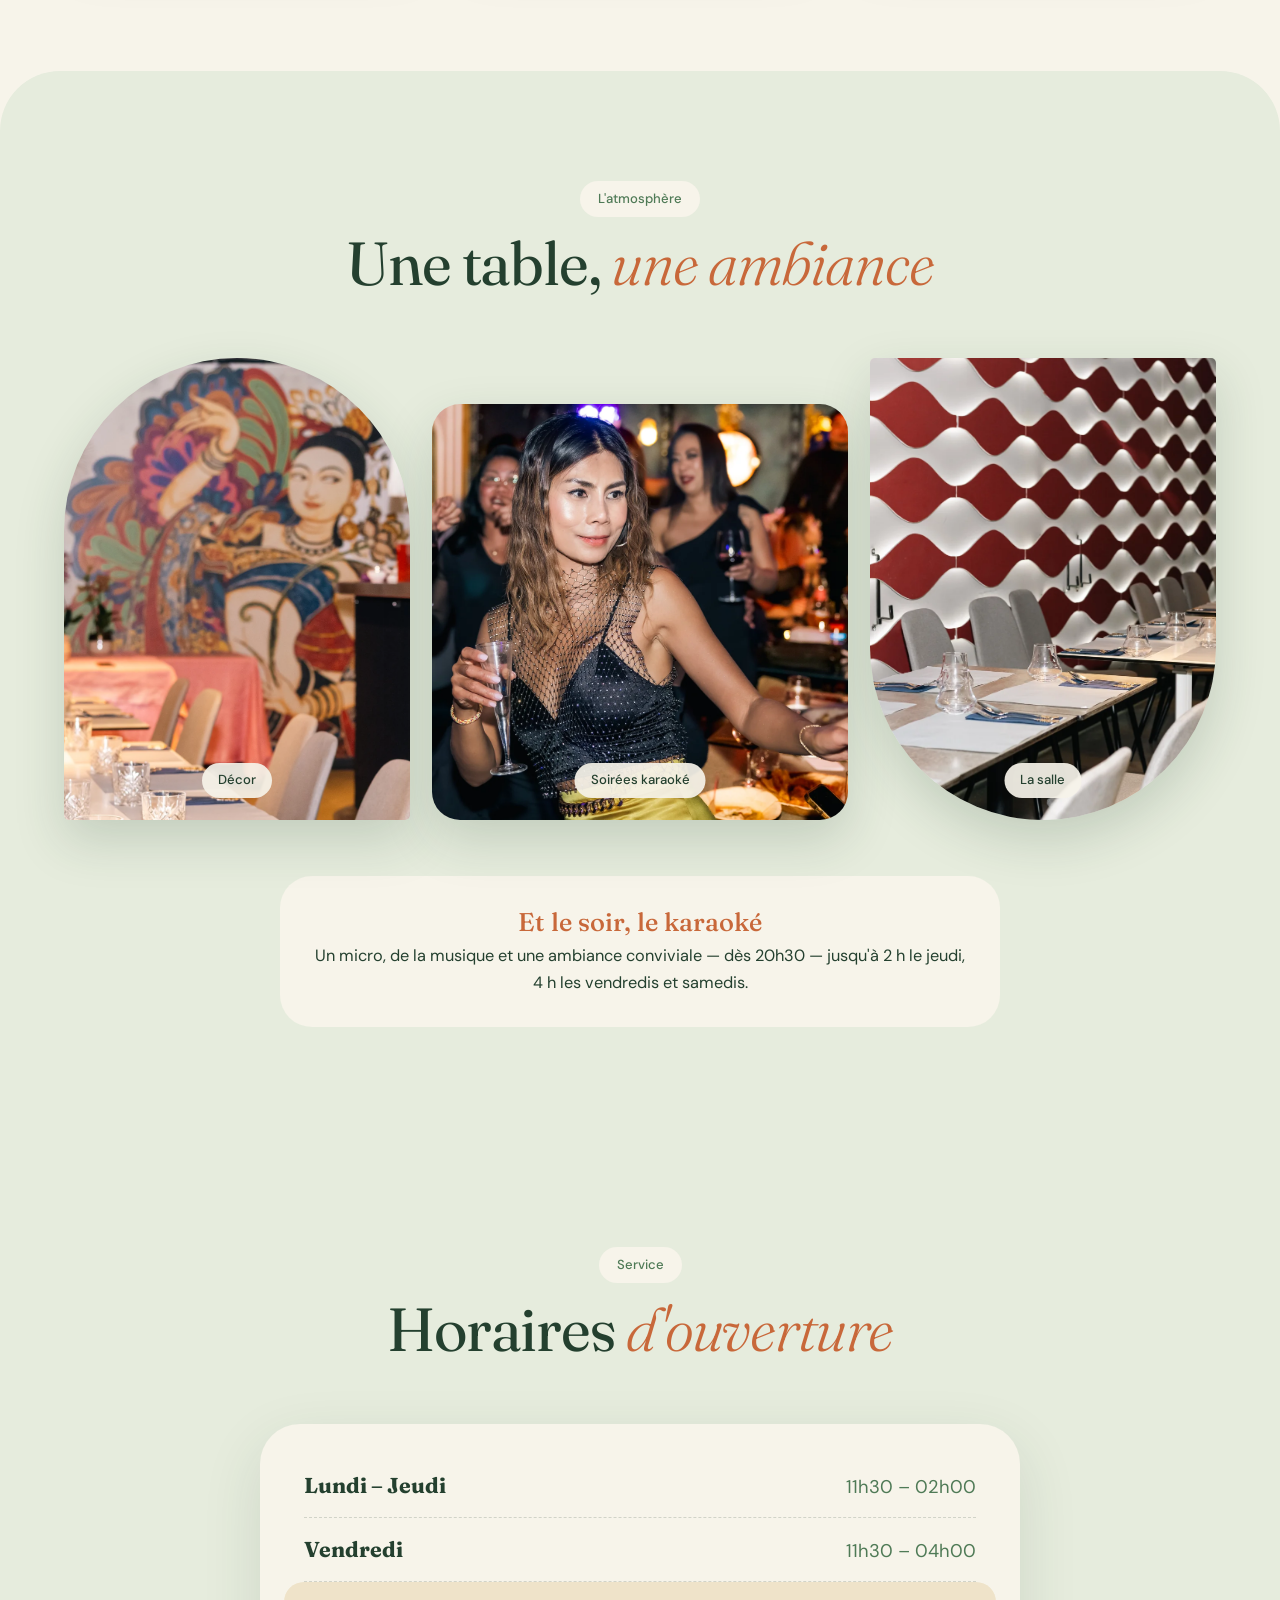
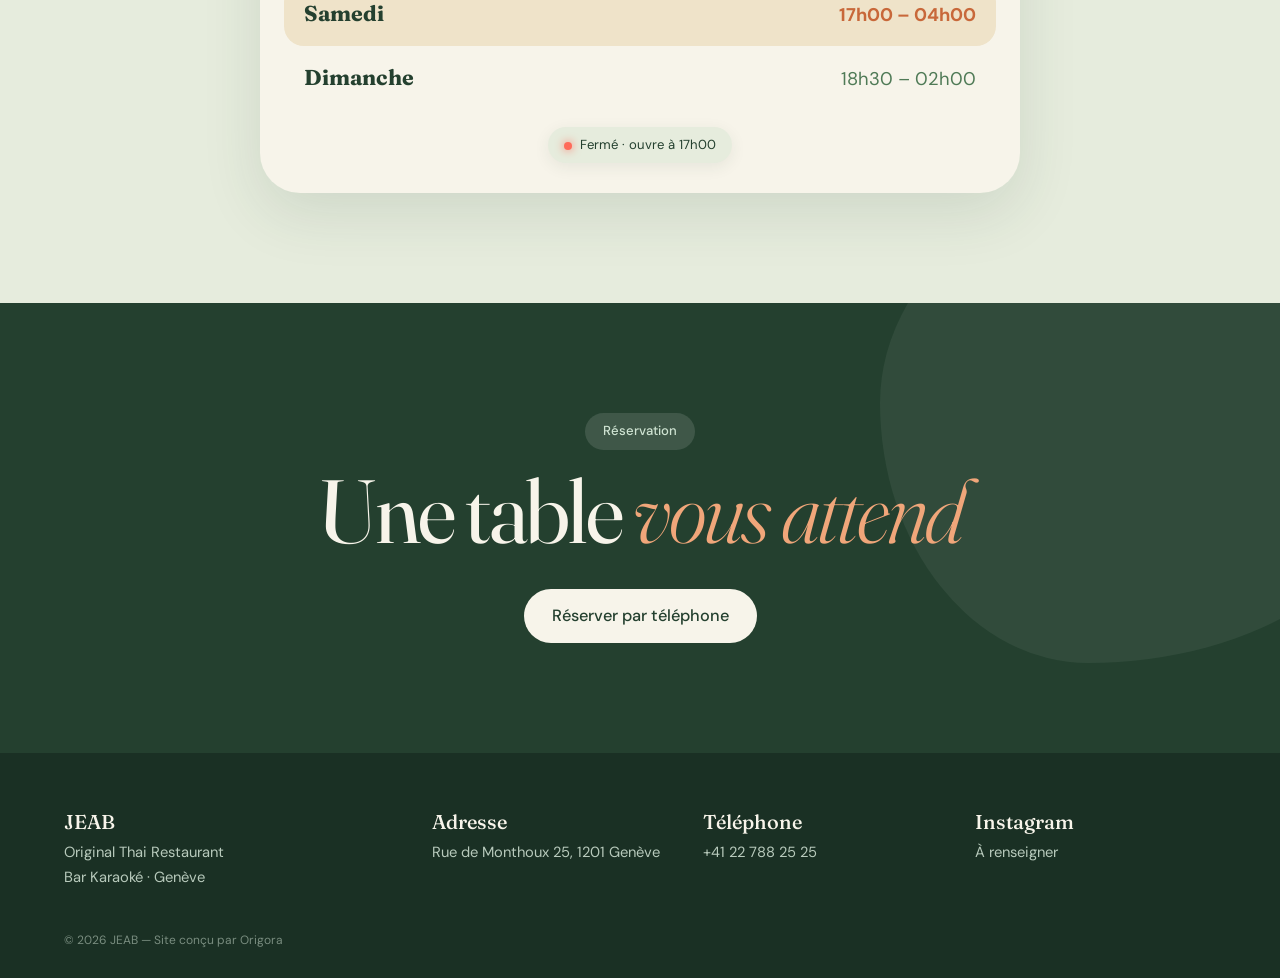
<file: styles/05-botanical-zen.html>
<!DOCTYPE html>
<html lang="fr"><head><meta charset="utf-8"><meta name="viewport" content="width=device-width,initial-scale=1">
<title>JEAB — Original Thai Restaurant · 05 Botanical</title>
<meta name="description" content="JEAB, restaurant thaï original et bar karaoké. Herbes fraîches, saveurs douces, soirées chaleureuses.">
<link rel="preconnect" href="https://fonts.googleapis.com"><link rel="preconnect" href="https://fonts.gstatic.com" crossorigin>
<link href="https://fonts.googleapis.com/css2?family=Fraunces:ital,opsz,wght@0,9..144,300..600;1,9..144,300..500&family=DM+Sans:wght@400;500;700&display=swap" rel="stylesheet">
<link rel="stylesheet" href="../assets/css/base.css">
<style>
:root{--sage:#e6ecdd;--cream:#f7f4ea;--forest:#24402f;--moss:#4f7a56;--clay:#c8683a;--sand:#efe3c9}
body{background:var(--cream);color:var(--forest);font:400 1.02rem/1.7 'DM Sans',sans-serif}
.fr{font-family:'Fraunces',serif;font-weight:400}
.wrap{width:min(1200px,90vw);margin:auto}
nav{position:fixed;top:14px;left:50%;transform:translateX(-50%);z-index:50;width:min(1100px,92vw);display:flex;align-items:center;justify-content:space-between;padding:8px 10px 8px 22px;background:rgba(247,244,234,.85);backdrop-filter:blur(14px);border-radius:60px;box-shadow:0 10px 40px rgba(36,64,47,.12)}
.brand{display:flex;align-items:center;gap:10px;font:500 1.4rem 'Fraunces',serif}.brand img{width:36px;height:36px;border-radius:50%}
.lk{display:flex;gap:28px;font-size:.92rem;font-weight:500}.lk a{opacity:.75;transition:.25s}.lk a:hover{opacity:1;color:var(--clay)}
.btn{display:inline-block;padding:13px 28px;border-radius:60px;background:var(--forest);color:var(--cream);font-weight:500;transition:.35s}.btn:hover{background:var(--clay);transform:translateY(-3px)}
.btn.o{background:transparent;color:var(--forest);border:1.5px solid var(--forest)}.btn.o:hover{background:var(--forest);color:var(--cream)}
#burger{display:none;background:var(--forest);color:var(--cream);border:0;width:42px;height:42px;border-radius:50%}
.hero{padding:150px 0 90px;position:relative;overflow:hidden}
.leaf{position:absolute;width:520px;height:520px;border-radius:70% 30% 60% 40%/50% 60% 40% 50%;background:var(--sage);z-index:0;animation:mor 18s ease-in-out infinite alternate}
.l1{right:-140px;top:60px}.l2{left:-200px;bottom:-200px;background:var(--sand);width:600px;height:600px;animation-delay:-8s}
@keyframes mor{50%{border-radius:40% 60% 30% 70%/60% 30% 70% 40%;transform:rotate(25deg) scale(1.06)}}
.hg{display:grid;grid-template-columns:1.1fr .9fr;gap:60px;align-items:center;position:relative;z-index:2}
.eb{display:inline-block;padding:7px 18px;background:var(--sage);border-radius:40px;font-size:.82rem;font-weight:500;color:var(--moss)}
h1{font:400 clamp(3rem,7.4vw,6.6rem)/1 'Fraunces',serif;letter-spacing:-.03em;margin:22px 0 22px}h1 em{color:var(--clay);font-weight:300}
.lead{max-width:470px;font-size:1.12rem;color:#4b6353}
.cta{display:flex;gap:14px;flex-wrap:wrap;margin:30px 0 22px}
.pill{display:inline-block;padding:7px 16px;background:#fff;border-radius:40px;font-size:.82rem;box-shadow:0 4px 16px rgba(36,64,47,.08)}
.arch{position:relative;justify-self:center;width:min(430px,86%)}
.arch .im{aspect-ratio:3/4;border-radius:999px 999px 28px 28px;overflow:hidden;box-shadow:0 40px 80px rgba(36,64,47,.25);animation:fy 7s ease-in-out infinite}.arch img{width:100%;height:100%;object-fit:cover}
@keyframes fy{50%{transform:translateY(-14px)}}
.arch .lg{position:absolute;right:-26px;bottom:50px;width:112px;height:112px;border-radius:50%;background:var(--cream);padding:7px;box-shadow:0 14px 34px rgba(36,64,47,.25);animation:fy 6s ease-in-out -2s infinite}.arch .lg img{border-radius:50%}
.arch .ch{position:absolute;left:-30px;top:60px;padding:12px 18px;border-radius:20px;background:#fff;box-shadow:0 14px 34px rgba(36,64,47,.18);font-size:.85rem;font-weight:500;animation:fy 8s ease-in-out -4s infinite}.arch .ch b{display:block;font:500 1.4rem 'Fraunces',serif;color:var(--clay)}
section{padding:110px 0;position:relative}
.hd{text-align:center;margin-bottom:60px}.hd h2{font:400 clamp(2.3rem,5vw,3.8rem)/1.1 'Fraunces',serif;letter-spacing:-.02em;margin-top:14px}.hd h2 em{color:var(--clay);font-weight:300}
.dg{display:grid;grid-template-columns:repeat(3,1fr);gap:28px}
.dish{background:#fff;border-radius:32px;padding:14px;box-shadow:0 14px 40px rgba(36,64,47,.08);transition:.5s}.dish:hover{transform:translateY(-10px);box-shadow:0 30px 60px rgba(36,64,47,.16)}
.dish figure{aspect-ratio:4/3;border-radius:22px;overflow:hidden}.dish img{width:100%;height:100%;object-fit:cover;transition:transform 1.2s}.dish:hover img{transform:scale(1.08) rotate(1deg)}
.dish div{padding:20px 12px 10px}.dish h3{font:500 1.7rem 'Fraunces',serif}.dish p{color:#5c7264;font-size:.96rem}.tg{display:inline-block;margin-bottom:8px;padding:3px 12px;border-radius:20px;background:var(--sage);color:var(--moss);font-size:.75rem;font-weight:700;letter-spacing:.05em;text-transform:uppercase}
.vs{background:var(--sage);border-radius:60px 60px 0 0}
.vg{display:grid;grid-template-columns:1fr 1.2fr 1fr;gap:22px;align-items:end}
.vg figure{overflow:hidden;position:relative;box-shadow:0 20px 50px rgba(36,64,47,.18)}.vg figure:nth-child(1){border-radius:999px 999px 28px 28px;aspect-ratio:3/4}.vg figure:nth-child(2){border-radius:28px;aspect-ratio:1}.vg figure:nth-child(3){border-radius:28px 28px 999px 999px;aspect-ratio:3/4}
.vg img{width:100%;height:100%;object-fit:cover;transition:transform 1.4s}.vg figure:hover img{transform:scale(1.07)}
.vg figcaption{position:absolute;left:50%;bottom:22px;transform:translateX(-50%);padding:6px 16px;background:rgba(247,244,234,.92);border-radius:30px;font-size:.82rem;font-weight:500}
.kar{max-width:720px;margin:56px auto 0;text-align:center;padding:30px 34px;background:var(--cream);border-radius:32px}.kar b{display:block;font:500 1.6rem 'Fraunces',serif;color:var(--clay);margin-bottom:4px}
.hrs{background:var(--sage)}
.card{max-width:760px;margin:auto;background:var(--cream);border-radius:40px;padding:30px 44px;box-shadow:0 20px 60px rgba(36,64,47,.12)}
.hr{display:flex;align-items:baseline;gap:12px;padding:18px 0;border-bottom:1.5px dashed rgba(36,64,47,.18);font:500 1.35rem 'Fraunces',serif}.hr:last-child{border:0}.hr s{flex:1}.hr span{font:400 1.15rem 'DM Sans';color:var(--moss)}
.hr.now{background:var(--sand);border-radius:20px;padding-inline:20px;margin-inline:-20px;border-bottom-color:transparent}.hr.now span{color:var(--clay);font-weight:700}
.res{text-align:center;background:var(--forest);color:var(--cream);overflow:hidden}.res h2{font:400 clamp(2.6rem,7vw,5.6rem)/1 'Fraunces',serif;letter-spacing:-.03em;margin:16px 0 34px}.res h2 em{color:#f0a67a;font-weight:300}
.res .eb{background:rgba(255,255,255,.12);color:#cfe3d2}.res .btn{background:var(--cream);color:var(--forest)}.res .btn:hover{background:var(--clay);color:#fff}
.res .leaf{background:rgba(255,255,255,.06);right:-120px;top:-160px}
footer{background:#1a3024;color:#b8cabc;padding:56px 0 28px}
.fg{display:grid;grid-template-columns:1.4fr 1fr 1fr 1fr;gap:30px;font-size:.92rem}.fg b{display:block;font:500 1.25rem 'Fraunces',serif;color:var(--cream);margin-bottom:6px}.sg{margin-top:40px;font-size:.75rem;opacity:.6}
@media(max-width:900px){.lk,nav>.btn{display:none}#burger{display:block}.lk.on{display:flex;position:absolute;top:64px;left:0;right:0;flex-direction:column;background:var(--cream);padding:22px 8vw;border-radius:28px;box-shadow:0 20px 40px rgba(36,64,47,.15)}
.hg{grid-template-columns:1fr;gap:50px}.dg,.vg{grid-template-columns:1fr}.vg figure:nth-child(n){aspect-ratio:4/5}.fg{grid-template-columns:1fr 1fr}.card{padding:18px 26px}section{padding:76px 0}.arch .ch{left:0}}
</style></head><body>
<nav><a class="brand" href="#top"><img src="../assets/img/logo.webp" alt="Logo JEAB">JEAB</a>
<div class="lk" id="menu"><a href="#carte">Carte</a><a href="#ambiance">Ambiance</a><a href="#horaires">Horaires</a><a href="#contact">Contact</a></div>
<a class="btn" href="#reserver">Réserver</a><button id="burger" aria-label="Menu">☰</button></nav>

<header class="hero" id="top"><i class="leaf l1"></i><i class="leaf l2"></i><div class="wrap hg">
 <div><span class="eb rv">Original Thai Restaurant · Bar Karaoké · Genève</span>
  <h1 class="rv d1">Des herbes fraîches, des <em>saveurs douces</em></h1>
  <p class="lead rv d2">Une cuisine thaïlandaise préparée à la commande, dans un cadre chaleureux. Et le soir, un micro pour prolonger la fête.</p>
  <div class="cta rv d3"><a class="btn" href="#reserver">Réserver une table</a><a class="btn o" href="#carte">Découvrir la carte</a></div>
  <span class="pill rv d3" data-st><i class="dt"></i><span class="t">…</span></span></div>
 <div class="arch rv d1"><div class="im"><img src="../assets/img/venue-1.webp" alt="La salle du restaurant JEAB à Genève"></div><div class="lg"><img src="../assets/img/logo.webp" alt=""></div><div class="ch"><b>11h30</b>ouverture</div></div>
</div></header>

<section id="carte"><div class="wrap"><div class="hd rv"><span class="eb">Les incontournables</span><h2>Nos plats <em>signature</em></h2></div><div class="dg">
 <article class="dish rv"><figure><img src="../assets/img/dish-1.webp" alt="Plateau de papaye épicée et assortiment de spécialités" loading="lazy"></figure><div><span class="tg">Signature</span><h3>Plateau de papaye</h3><p>Salade de papaye épicée et assortiment de spécialités, sur feuille de bananier.</p></div></article>
 <article class="dish rv d1"><figure><img src="../assets/img/dish-2.webp" alt="Bœuf grillé, sauce jaew" loading="lazy"></figure><div><span class="tg">Grillade</span><h3>Bœuf grillé, sauce jaew</h3><p>Tranches de bœuf grillées, herbes fraîches et sauce jaew pimentée.</p></div></article>
 <article class="dish rv d2"><figure><img src="../assets/img/dish-3.webp" alt="Rouleaux et raviolis frits croustillants" loading="lazy"></figure><div><span class="tg">Entrée</span><h3>Entrées croustillantes</h3><p>Rouleaux et raviolis frits, servis avec une sauce douce-pimentée.</p></div></article></div></div></section>

<section class="vs" id="ambiance"><div class="wrap"><div class="hd rv"><span class="eb" style="background:var(--cream)">L'atmosphère</span><h2>Une table, <em>une ambiance</em></h2></div>
<div class="vg"><figure class="rv"><img src="../assets/img/venue-2.webp" alt="Fresque thaïlandaise du restaurant JEAB" loading="lazy"><figcaption>Décor</figcaption></figure><figure class="rv d1"><img src="../assets/img/venue-3.webp" alt="Soirée karaoké au JEAB" loading="lazy"><figcaption>Soirées karaoké</figcaption></figure><figure class="rv d2"><img src="../assets/img/venue-1.webp" alt="La salle du restaurant JEAB" loading="lazy"><figcaption>La salle</figcaption></figure></div>
<div class="kar rv"><b>Et le soir, le karaoké</b>Un micro, de la musique et une ambiance conviviale — dès 20h30 — jusqu'à 2 h le jeudi, 4 h les vendredis et samedis.</div></div></section>

<section class="hrs" id="horaires"><div class="wrap"><div class="hd rv"><span class="eb" style="background:var(--cream)">Service</span><h2>Horaires <em>d'ouverture</em></h2></div><div class="card rv"><div id="hr"></div><div style="text-align:center;margin-top:18px"><span class="pill" style="background:var(--sage)" data-st><i class="dt"></i><span class="t">…</span></span></div></div></div></section>

<section class="res" id="reserver"><i class="leaf"></i><div class="wrap" style="position:relative"><span class="eb rv">Réservation</span><h2 class="rv d1">Une table <em>vous attend</em></h2><a class="btn rv d2" href="#contact" data-cfg="phone" data-keep>Réserver par téléphone</a></div></section>

<footer id="contact"><div class="wrap"><div class="fg"><div><b>JEAB</b>Original Thai Restaurant<br>Bar Karaoké · Genève</div><div><b>Adresse</b><span data-cfg="address">…</span></div><div><b>Téléphone</b><span data-cfg="phone">…</span></div><div><b>Instagram</b><span data-cfg="instagram">…</span></div></div><div class="sg">© 2026 JEAB — Site conçu par Origora</div></div></footer>
<script src="../assets/js/shared.js"></script><script src="../assets/js/config.js"></script><script src="../assets/js/common.js"></script>
</body></html>
</file>
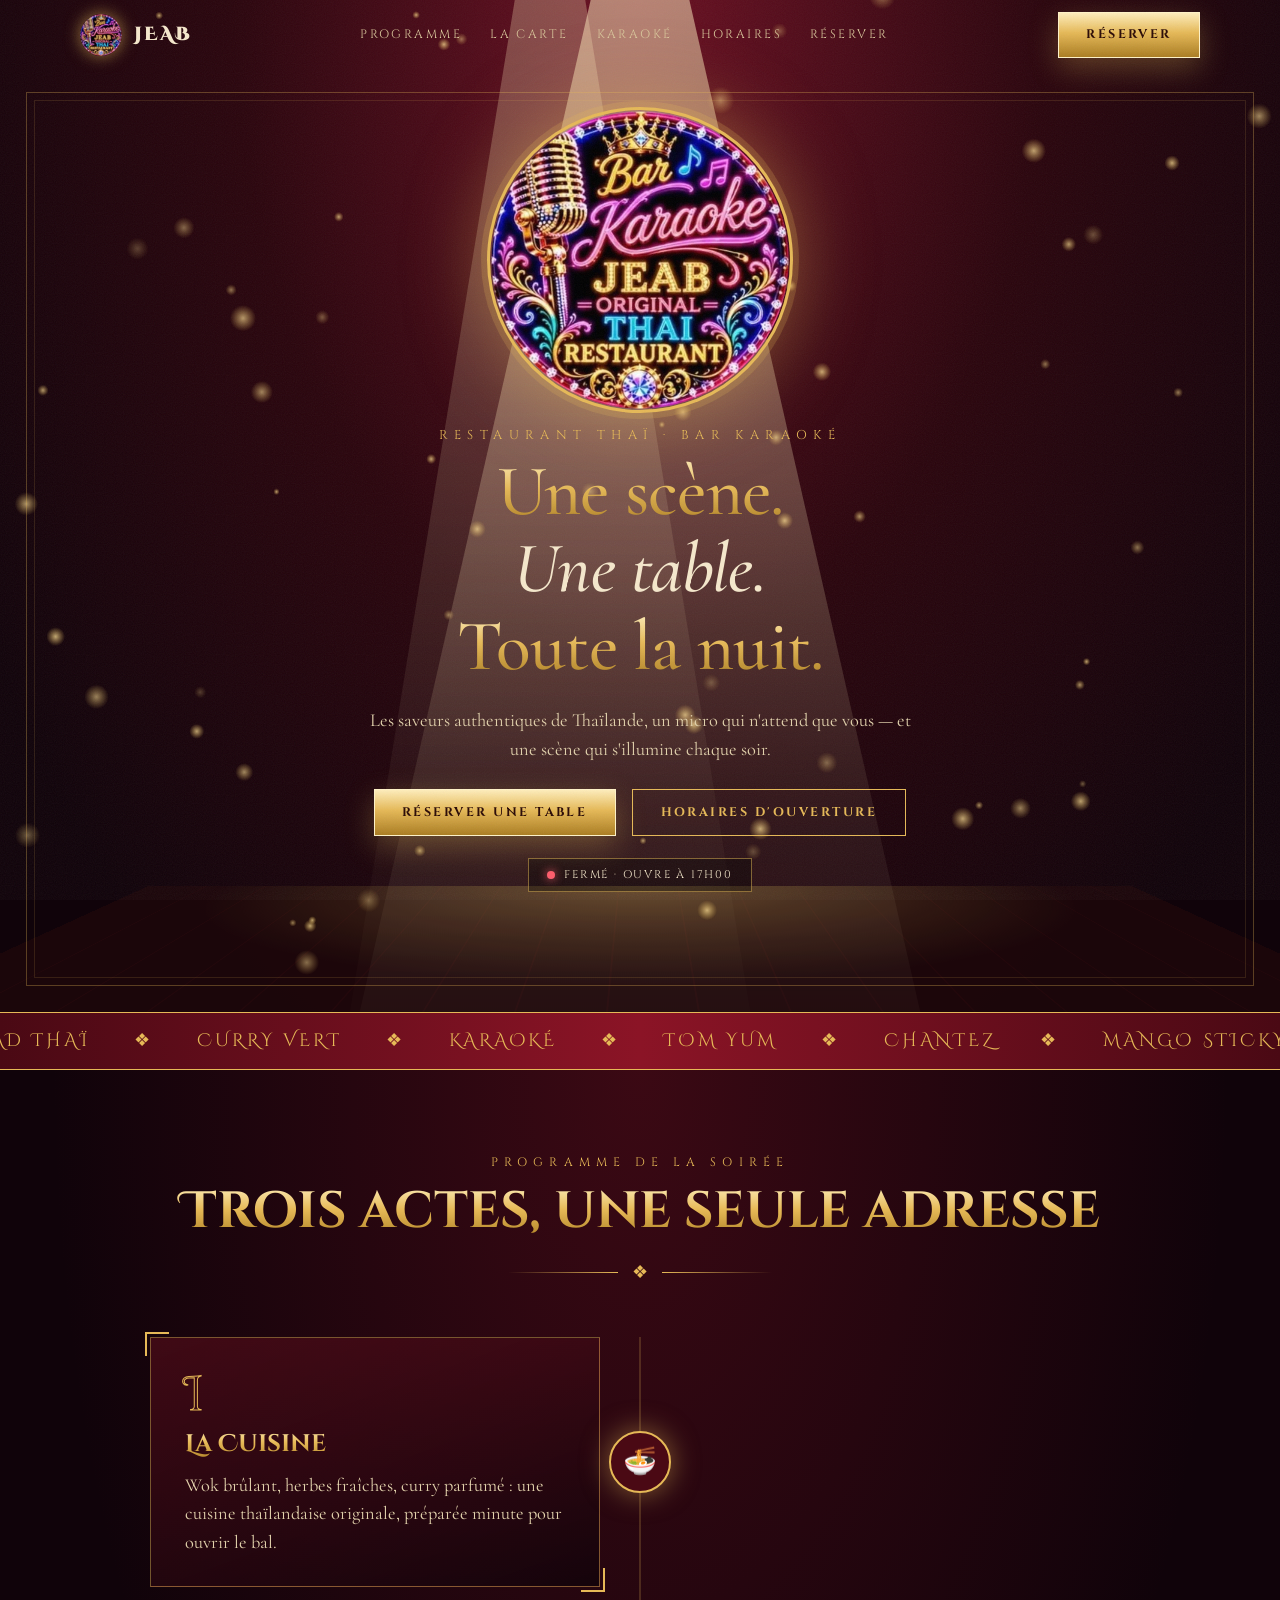
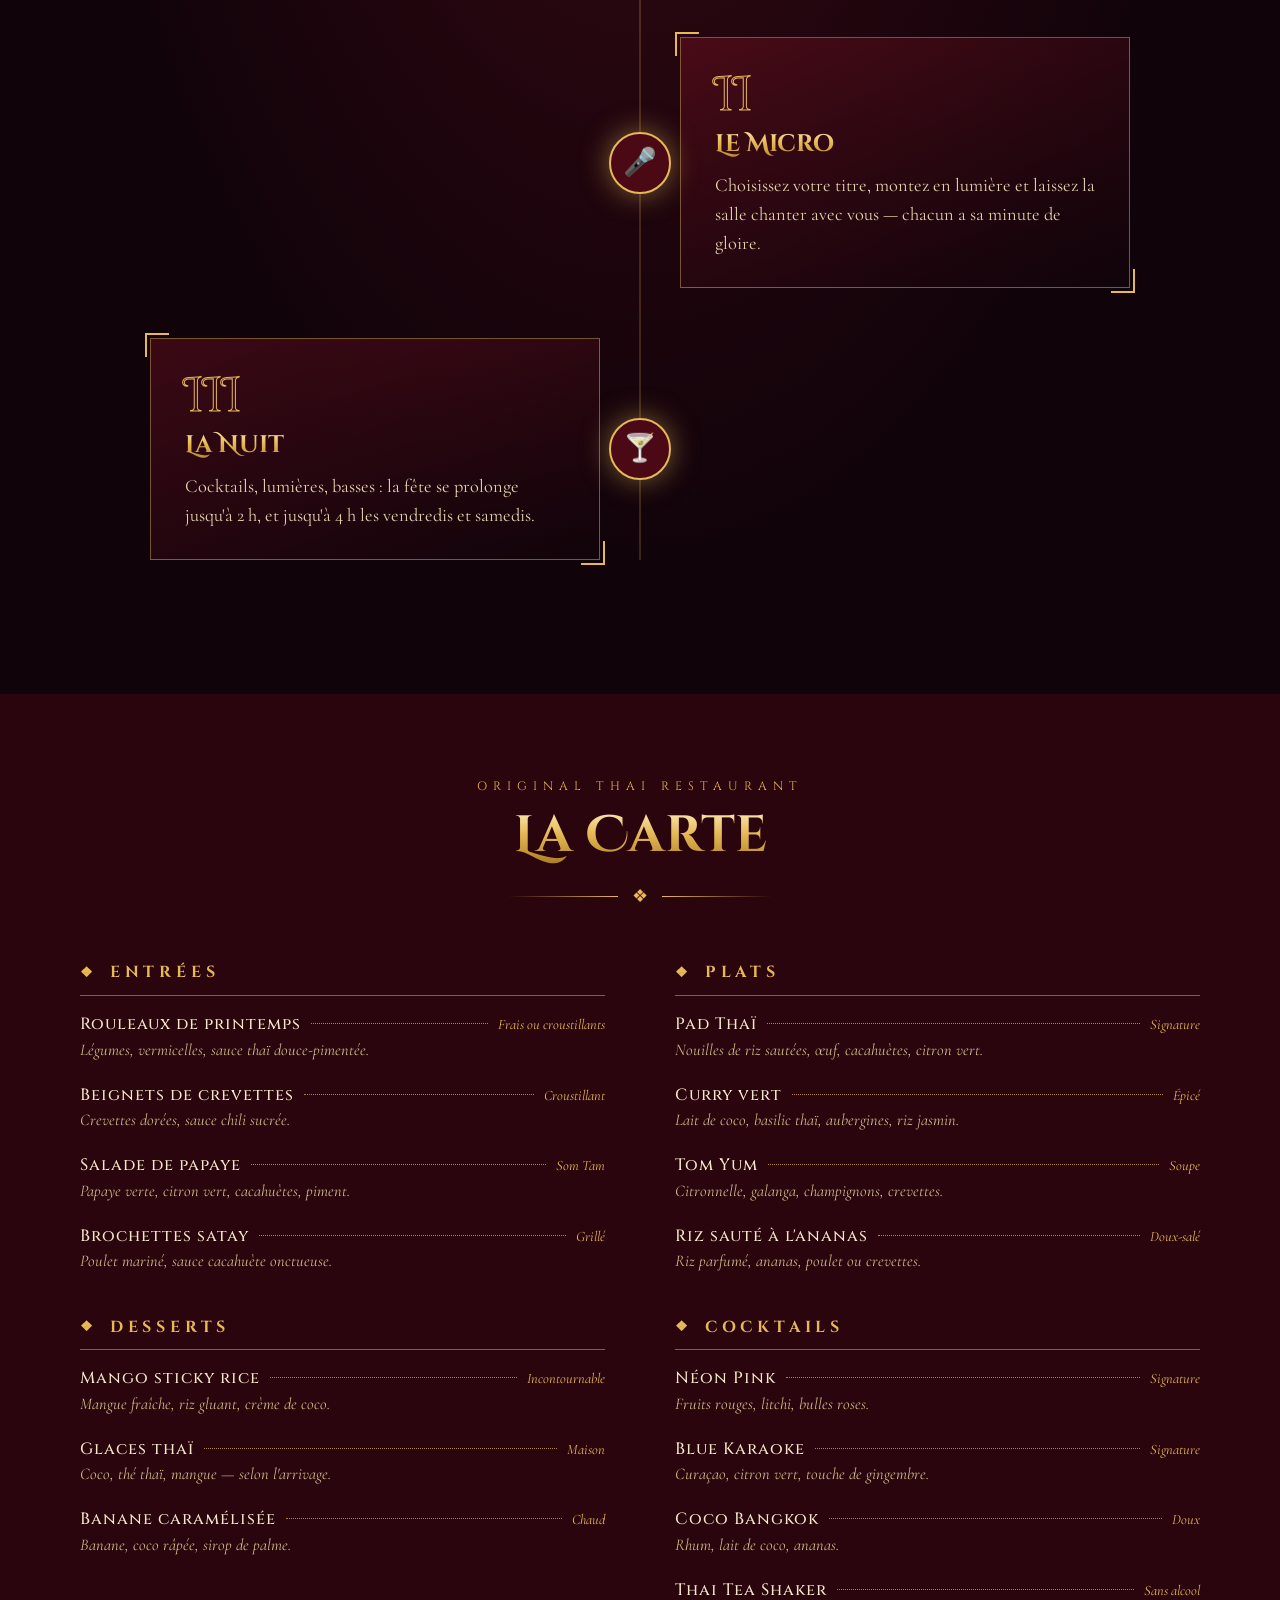
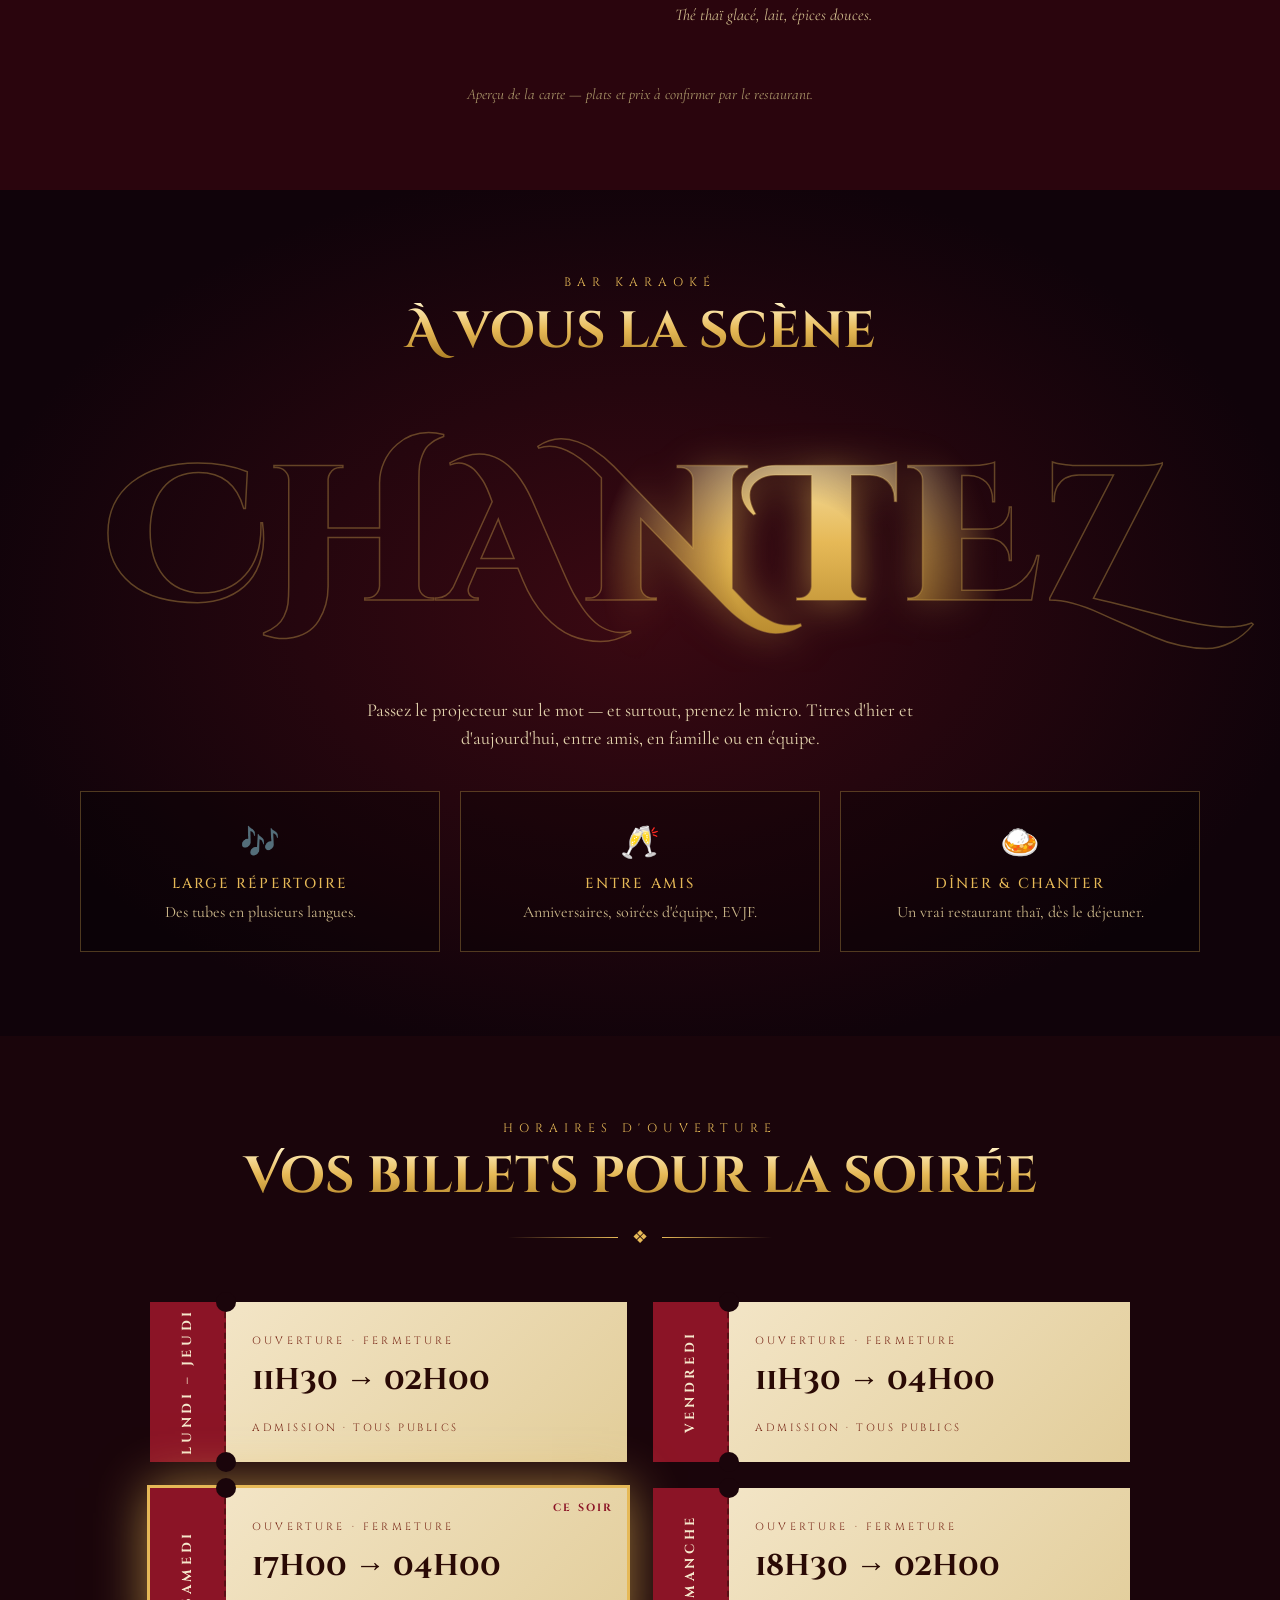
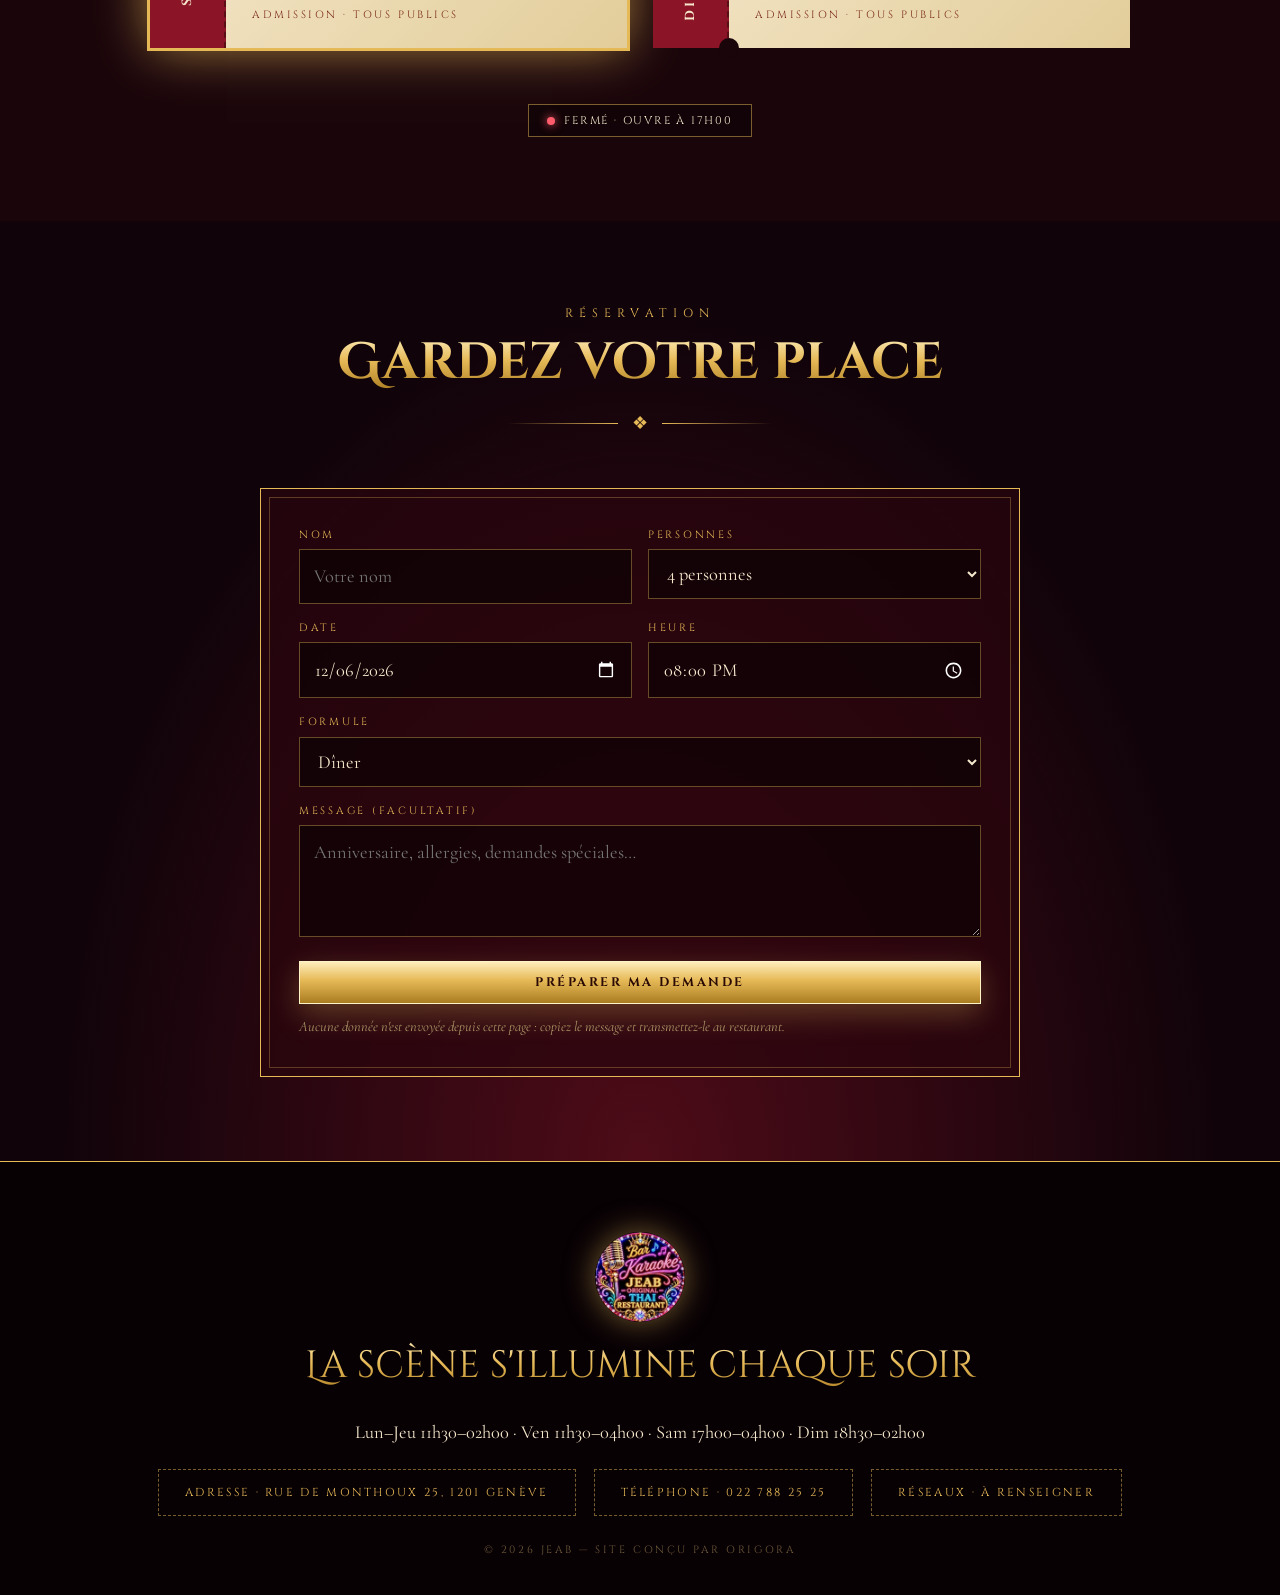
<file: styles/07-royal-stage.html>
<!DOCTYPE html>
<html lang="fr"><head><meta charset="utf-8"><meta name="viewport" content="width=device-width,initial-scale=1">
<title>JEAB — Le Grand Soir | Bar Karaoke · Original Thai Restaurant</title>
<link rel="preconnect" href="https://fonts.googleapis.com"><link rel="preconnect" href="https://fonts.gstatic.com" crossorigin>
<link href="https://fonts.googleapis.com/css2?family=Cinzel+Decorative:wght@700;900&family=Cinzel:wght@500;700&family=Cormorant+Garamond:ital,wght@0,400;0,500;0,600;1,400;1,500;1,600&display=swap" rel="stylesheet">
<style>
:root{--wine:#2a050d;--wine2:#4a0914;--red:#8b1426;--gold:#e6b957;--gold2:#a87a1f;--cream:#f5e8cc;--ink:#10030a;--gg:linear-gradient(180deg,#fff0c0,#e6b957 45%,#a87a1f)}
*{box-sizing:border-box;margin:0;padding:0}html{scroll-behavior:smooth}
body{background:var(--ink);color:var(--cream);font-family:'Cormorant Garamond',serif;font-size:1.15rem;line-height:1.55;overflow-x:hidden}
body.lock{overflow:hidden}a{color:inherit;text-decoration:none}img{display:block;max-width:100%}
.cz{font-family:'Cinzel',serif;letter-spacing:.16em;text-transform:uppercase}.cd{font-family:'Cinzel Decorative',serif}
.gold{background:var(--gg);-webkit-background-clip:text;background-clip:text;color:transparent}
.wrap{width:min(1120px,92vw);margin-inline:auto}
#prog{position:fixed;top:0;left:0;height:3px;width:0;background:var(--gg);z-index:120;box-shadow:0 0 10px var(--gold)}
#grain{position:fixed;inset:0;pointer-events:none;z-index:110;opacity:.06;background-image:url("data:image/svg+xml;utf8,<svg xmlns='http://www.w3.org/2000/svg' width='140' height='140'><filter id='n'><feTurbulence type='fractalNoise' baseFrequency='.9' numOctaves='2'/></filter><rect width='100%' height='100%' filter='url(%23n)'/></svg>");animation:gr 1s steps(4) infinite}
@keyframes gr{25%{transform:translate(-3%,2%)}50%{transform:translate(2%,-3%)}75%{transform:translate(-2%,-1%)}}

/* curtain loader */
#curtain{position:fixed;inset:0;z-index:200;pointer-events:none;background:radial-gradient(circle at 50% 50%,#3a0a14,#10030a 70%);transition:opacity 1.3s .5s,visibility 0s 1.8s}
#curtain .c{position:absolute;top:0;bottom:0;width:50.5%;background-color:#2a0713;background-image:repeating-linear-gradient(90deg,rgba(0,0,0,.6) 0,rgba(0,0,0,0) 14px,rgba(255,225,160,.08) 26px,rgba(0,0,0,0) 38px,rgba(0,0,0,.6) 60px),url("data:image/svg+xml;utf8,<svg xmlns='http://www.w3.org/2000/svg' width='60' height='90' viewBox='0 0 60 90'><g fill='none' stroke='%23c9a24a' stroke-opacity='.55' stroke-width='1.1'><path d='M30 4Q44 20 30 36Q16 20 30 4Z'/><path d='M30 14Q38 22 30 30Q22 22 30 14Z'/><path d='M30 36Q44 52 30 68Q16 52 30 36Z'/><path d='M30 46Q38 54 30 62Q22 54 30 46Z'/><path d='M0 20Q14 36 0 52M60 20Q46 36 60 52'/><path d='M0 68Q15 80 30 68Q45 80 60 68'/></g><circle cx='30' cy='36' r='2.2' fill='%23c9a24a' fill-opacity='.7'/><circle cx='0' cy='20' r='1.6' fill='%23c9a24a' fill-opacity='.6'/><circle cx='60' cy='20' r='1.6' fill='%23c9a24a' fill-opacity='.6'/></svg>"),linear-gradient(180deg,rgba(80,10,30,.5),rgba(10,2,6,.55));background-size:auto,60px 90px,auto;transition:transform 2.1s cubic-bezier(.76,0,.2,1) .5s;box-shadow:inset 0 0 120px rgba(0,0,0,.6)}
#curtain .c::before{content:"";position:absolute;inset:0;background:linear-gradient(180deg,rgba(0,0,0,.55),transparent 25%,transparent 70%,rgba(0,0,0,.6))}
#curtain .c::after{content:"";position:absolute;top:0;bottom:0;width:7px;background:var(--gg);box-shadow:0 0 14px rgba(230,185,87,.6)}
#curtain .cl{left:0}#curtain .cl::after{right:0}#curtain .cr{right:0}#curtain .cr::after{left:0}
#curtain .cl::before{transform:none}
#curtain .ci{position:absolute;inset:0;display:grid;place-items:center;z-index:2;transition:opacity .6s}
#curtain .ci img{width:130px;border-radius:50%;box-shadow:0 0 60px rgba(230,185,87,.7);animation:fl 1.6s infinite}
@keyframes fl{0%,20%,100%{opacity:1}10%{opacity:.4}}
#curtain.open .cl{transform:translateX(-102%)}#curtain.open .cr{transform:translateX(102%)}#curtain.open .ci{opacity:0}#curtain.open{visibility:hidden;opacity:0}

/* nav */
nav{position:fixed;top:0;left:0;right:0;z-index:90;transition:.4s;border-bottom:1px solid transparent}
nav.s{background:rgba(16,3,10,.85);backdrop-filter:blur(12px);border-color:rgba(230,185,87,.3)}
.ni{display:flex;align-items:center;justify-content:space-between;height:70px;gap:16px}
.brand{display:flex;align-items:center;gap:12px;font-family:'Cinzel Decorative';font-weight:900;font-size:1.2rem;letter-spacing:.1em}
.brand img{width:42px;height:42px;border-radius:50%;box-shadow:0 0 16px rgba(230,185,87,.6)}
.lk{display:flex;gap:28px;font-family:'Cinzel';font-size:.76rem;letter-spacing:.2em;text-transform:uppercase}
.lk a{color:#d9c79b;position:relative;padding:4px 0;transition:.3s}.lk a:hover{color:#fff}
.lk a::after{content:"";position:absolute;left:50%;bottom:-2px;width:0;height:1px;background:var(--gold);transition:.35s;transform:translateX(-50%)}.lk a:hover::after{width:100%}
.btn{display:inline-flex;align-items:center;gap:10px;padding:13px 28px;font-family:'Cinzel';font-weight:700;font-size:.78rem;letter-spacing:.2em;text-transform:uppercase;cursor:pointer;border:0;transition:.35s;position:relative}
.bg{background:var(--gg);color:#2a0a05;box-shadow:0 0 0 1px #fff3c8 inset,0 10px 30px rgba(230,185,87,.3)}.bg:hover{transform:translateY(-3px);box-shadow:0 0 0 1px #fff3c8 inset,0 14px 44px rgba(230,185,87,.6)}
.bo{color:var(--gold);background:transparent;border:1px solid var(--gold)}.bo:hover{background:rgba(230,185,87,.12);transform:translateY(-3px)}
.bgr{display:none;width:44px;height:44px;border:1px solid var(--gold);background:none;color:var(--gold);font-size:1.3rem;cursor:pointer}
@media(max-width:860px){.lk{display:none;position:absolute;top:70px;left:0;right:0;flex-direction:column;background:rgba(16,3,10,.97);padding:20px 6vw;gap:16px;border-bottom:1px solid var(--gold)}.lk.on{display:flex}.bgr{display:block}.ni .btn{display:none}}

/* hero */
.hero{position:relative;min-height:100svh;display:grid;place-items:center;text-align:center;overflow:hidden;padding:110px 0 120px;background:radial-gradient(ellipse at 50% 0,#6b1022 0,#2a050d 45%,#10030a 85%)}
#dust{position:absolute;inset:0;width:100%;height:100%;z-index:2;pointer-events:none}
.spot{position:absolute;top:-5%;left:50%;width:70vmin;height:120%;transform-origin:50% 0;clip-path:polygon(44% 0,56% 0,100% 100%,0 100%);background:linear-gradient(180deg,rgba(255,236,190,.55),rgba(255,236,190,.08) 70%,transparent);filter:blur(6px);animation:sw 9s ease-in-out infinite alternate;z-index:1}
.spot.s1{margin-left:-35vmin}.spot.s2{margin-left:-35vmin;width:50vmin;opacity:.55;animation-duration:12s;animation-direction:alternate-reverse}
@keyframes sw{from{transform:rotate(-9deg)}to{transform:rotate(9deg)}}
.floor{position:absolute;left:-10%;right:-10%;bottom:0;height:34%;background:radial-gradient(ellipse at 50% 0,rgba(230,185,87,.35),transparent 60%),repeating-linear-gradient(90deg,#1b0508 0 90px,#230609 90px 92px);transform:perspective(500px) rotateX(55deg);transform-origin:50% 100%;z-index:0;opacity:.9}
.drape{position:absolute;top:0;bottom:0;width:clamp(64px,14vw,210px);z-index:3;background-color:#2a0713;background-image:repeating-linear-gradient(90deg,rgba(0,0,0,.6) 0,rgba(0,0,0,0) 14px,rgba(255,225,160,.08) 26px,rgba(0,0,0,0) 38px,rgba(0,0,0,.6) 60px),url("data:image/svg+xml;utf8,<svg xmlns='http://www.w3.org/2000/svg' width='60' height='90' viewBox='0 0 60 90'><g fill='none' stroke='%23c9a24a' stroke-opacity='.55' stroke-width='1.1'><path d='M30 4Q44 20 30 36Q16 20 30 4Z'/><path d='M30 14Q38 22 30 30Q22 22 30 14Z'/><path d='M30 36Q44 52 30 68Q16 52 30 36Z'/><path d='M30 46Q38 54 30 62Q22 54 30 46Z'/><path d='M0 20Q14 36 0 52M60 20Q46 36 60 52'/><path d='M0 68Q15 80 30 68Q45 80 60 68'/></g><circle cx='30' cy='36' r='2.2' fill='%23c9a24a' fill-opacity='.7'/><circle cx='0' cy='20' r='1.6' fill='%23c9a24a' fill-opacity='.6'/><circle cx='60' cy='20' r='1.6' fill='%23c9a24a' fill-opacity='.6'/></svg>"),linear-gradient(180deg,rgba(80,10,30,.5),rgba(10,2,6,.55));background-size:auto,60px 90px,auto;filter:drop-shadow(0 0 40px rgba(0,0,0,.7))}
.drape::before{content:"";position:absolute;inset:0;background:linear-gradient(90deg,rgba(0,0,0,.65),transparent 55%,rgba(0,0,0,.3))}.drape::after{content:"";position:absolute;left:0;right:0;top:58%;height:9px;background:var(--gg);box-shadow:0 0 12px rgba(230,185,87,.7),0 4px 6px rgba(0,0,0,.6)}.ts{position:absolute;left:34%;top:calc(58% + 8px);width:16px;height:70px;z-index:2;background:linear-gradient(180deg,#e6b957 0 16px,transparent 16px),repeating-linear-gradient(90deg,#e6b957 0 2px,transparent 2px 4px);-webkit-mask-image:linear-gradient(180deg,#000 70%,transparent);mask-image:linear-gradient(180deg,#000 70%,transparent)}
.drape.l{left:0;clip-path:polygon(0 0,100% 0,100% 58%,58% 63%,100% 68%,100% 100%,0 100%)}.drape.r{right:0;transform:scaleX(-1);clip-path:polygon(0 0,100% 0,100% 58%,58% 63%,100% 68%,100% 100%,0 100%)}
.pelmet{position:absolute;top:0;left:0;right:0;height:72px;z-index:4;pointer-events:none;background-color:#2a0713;background-image:repeating-linear-gradient(90deg,rgba(0,0,0,.6) 0,rgba(0,0,0,0) 14px,rgba(255,225,160,.08) 26px,rgba(0,0,0,0) 38px,rgba(0,0,0,.6) 60px),url("data:image/svg+xml;utf8,<svg xmlns='http://www.w3.org/2000/svg' width='60' height='90' viewBox='0 0 60 90'><g fill='none' stroke='%23c9a24a' stroke-opacity='.55' stroke-width='1.1'><path d='M30 4Q44 20 30 36Q16 20 30 4Z'/><path d='M30 14Q38 22 30 30Q22 22 30 14Z'/><path d='M30 36Q44 52 30 68Q16 52 30 36Z'/><path d='M30 46Q38 54 30 62Q22 54 30 46Z'/><path d='M0 20Q14 36 0 52M60 20Q46 36 60 52'/><path d='M0 68Q15 80 30 68Q45 80 60 68'/></g><circle cx='30' cy='36' r='2.2' fill='%23c9a24a' fill-opacity='.7'/><circle cx='0' cy='20' r='1.6' fill='%23c9a24a' fill-opacity='.6'/><circle cx='60' cy='20' r='1.6' fill='%23c9a24a' fill-opacity='.6'/></svg>"),linear-gradient(180deg,rgba(80,10,30,.5),rgba(10,2,6,.55));background-size:auto,60px 90px,auto;border-bottom:5px solid var(--gold);box-shadow:0 14px 40px rgba(0,0,0,.6)}.pelmet::after{content:"";position:absolute;left:0;right:0;top:100%;height:18px;background:repeating-linear-gradient(90deg,#e6b957 0 2px,transparent 2px 7px);-webkit-mask-image:linear-gradient(180deg,#000,transparent);mask-image:linear-gradient(180deg,#000,transparent)}.pelmet i{position:absolute;left:50%;bottom:-17px;width:32px;height:32px;transform:translateX(-50%) rotate(45deg);background:var(--gg);border:2px solid #2a050d;box-shadow:0 0 18px rgba(230,185,87,.7)}
.hero::before{content:"";position:absolute;inset:92px 26px 26px;border:1px solid rgba(230,185,87,.32);z-index:3;pointer-events:none}.hero::after{content:"";position:absolute;inset:100px 34px 34px;border:1px solid rgba(230,185,87,.14);z-index:3;pointer-events:none}.sc{position:relative;z-index:5;padding:0 5vw}
.lw{position:relative;width:clamp(170px,min(28vw,34vh),300px);margin:0 auto 6px}
.lw img.lg{border-radius:50%;position:relative;z-index:2;box-shadow:0 0 0 3px var(--gold),0 0 0 9px rgba(230,185,87,.2),0 0 80px rgba(230,185,87,.5);opacity:0;animation:pw 2.6s 2.4s both}
.lw img.rf{position:absolute;left:0;top:100%;margin-top:4px;border-radius:50%;transform:scaleY(-1);opacity:.22;-webkit-mask-image:linear-gradient(0deg,#000,transparent 55%);mask-image:linear-gradient(0deg,#000,transparent 55%);filter:blur(1px)}
@keyframes pw{0%{opacity:0}10%{opacity:1}16%{opacity:.3}100%{opacity:1}}
.eb{font-family:'Cinzel';font-size:.8rem;letter-spacing:.5em;text-transform:uppercase;color:var(--gold);margin:16px 0 10px;opacity:0;animation:fi 1s 3.2s forwards}
@keyframes fi{to{opacity:1}}
h1{font-family:'Cormorant Garamond';font-weight:500;font-size:clamp(2.3rem,5.6vw,4.8rem);line-height:1;letter-spacing:-.01em}
h1 .ln{display:block;overflow:hidden;padding-bottom:.08em}h1 .ln span{display:inline-block;transform:translateY(115%);animation:ri 1.2s cubic-bezier(.2,.8,.2,1) forwards}
h1 .ln:nth-child(1) span{animation-delay:3.3s}h1 .ln:nth-child(2) span{animation-delay:3.5s;font-style:italic}h1 .ln:nth-child(3) span{animation-delay:3.7s}
@keyframes ri{to{transform:none}}
.sub{max-width:560px;margin:18px auto 26px;color:#e3d3ad;opacity:0;animation:fi 1s 4.1s forwards}
.cta{display:flex;gap:16px;justify-content:center;flex-wrap:wrap;opacity:0;animation:fi 1s 4.3s forwards}
.pill{display:inline-flex;align-items:center;gap:9px;margin-top:22px;padding:7px 18px;border:1px solid rgba(230,185,87,.5);font-family:'Cinzel';font-size:.7rem;letter-spacing:.16em;text-transform:uppercase;background:rgba(0,0,0,.35)}
.dt{width:8px;height:8px;border-radius:50%;background:#888}.op .dt{background:#58ff98;box-shadow:0 0 10px #58ff98;animation:pu 1.6s infinite}.cl2 .dt{background:#ff5c6c;box-shadow:0 0 10px #ff5c6c}
@keyframes pu{50%{transform:scale(1.5);opacity:.6}}

/* band */
.band{background:linear-gradient(90deg,var(--wine2),var(--red),var(--wine2));border-block:1px solid var(--gold);overflow:hidden;padding:14px 0}
.bt{display:flex;gap:44px;width:max-content;font-family:'Cinzel Decorative';font-size:1.15rem;letter-spacing:.16em;white-space:nowrap;color:var(--gold)}

/* sections */
section.s{padding:84px 0;position:relative;scroll-margin-top:30px}
.hd{text-align:center;margin-bottom:50px}
.hd .k{font-family:'Cinzel';font-size:.76rem;letter-spacing:.5em;color:var(--gold);text-transform:uppercase}
.hd h2{font-family:'Cinzel Decorative';font-weight:700;font-size:clamp(1.8rem,4.4vw,3.2rem);line-height:1.15;margin-top:10px}
.orn{display:flex;align-items:center;justify-content:center;gap:14px;margin-top:16px;color:var(--gold)}
.orn::before,.orn::after{content:"";height:1px;width:110px;background:linear-gradient(90deg,transparent,var(--gold))}.orn::after{transform:scaleX(-1)}
.rv{opacity:0;transform:translateY(40px) scale(.98);filter:blur(8px);transition:opacity 1s,transform 1.1s cubic-bezier(.2,.8,.2,1),filter 1s}
.rv.in{opacity:1;transform:none;filter:none}

/* timeline */
.prog{background:radial-gradient(ellipse at 50% 0,rgba(139,20,38,.35),transparent 65%),var(--ink)}
.tl{position:relative;max-width:980px;margin:auto}
.tlL{position:absolute;left:50%;top:0;bottom:0;width:2px;background:rgba(230,185,87,.2);transform:translateX(-50%)}
.tlL i{position:absolute;left:0;top:0;width:100%;height:0;background:var(--gg);box-shadow:0 0 14px var(--gold)}
.act{position:relative;display:grid;grid-template-columns:1fr 1fr;gap:80px;align-items:center;margin-bottom:50px}
.act .card{padding:34px 34px 30px;border:1px solid rgba(230,185,87,.45);background:linear-gradient(160deg,rgba(139,20,38,.35),rgba(16,3,10,.8));position:relative}
.card::before,.card::after{content:"";position:absolute;width:22px;height:22px;border:2px solid var(--gold)}
.card::before{top:-6px;left:-6px;border-right:0;border-bottom:0}.card::after{bottom:-6px;right:-6px;border-left:0;border-top:0}
.act.r .card{grid-column:2}.act.l .card{grid-column:1}
.act .num{font-family:'Cinzel Decorative';font-size:3rem;line-height:1;color:transparent;-webkit-text-stroke:1px var(--gold)}
.act h3{font-family:'Cinzel Decorative';font-size:1.5rem;margin:6px 0 8px}.act p{color:#e3d3ad}
.node{position:absolute;left:50%;top:50%;width:62px;height:62px;border-radius:50%;transform:translate(-50%,-50%);display:grid;place-items:center;font-size:1.7rem;background:var(--wine2);border:2px solid var(--gold);box-shadow:0 0 28px rgba(230,185,87,.5);z-index:2}
@media(max-width:760px){.tlL{left:30px}.act{grid-template-columns:1fr;gap:0;padding-left:70px}.act.r .card,.act.l .card{grid-column:1}.node{left:30px;width:48px;height:48px;font-size:1.3rem}}

/* carte */
.carte{background:var(--wine)}
.cg{display:grid;grid-template-columns:1fr 1fr;gap:20px 70px}
.grp h3{font-family:'Cinzel';font-size:1rem;letter-spacing:.3em;color:var(--gold);text-transform:uppercase;padding-bottom:10px;margin-bottom:16px;border-bottom:1px solid rgba(230,185,87,.5);display:flex;gap:12px;align-items:center}
.grp h3::before{content:"❖";font-size:.9rem}
.it{margin-bottom:20px;transition:transform .35s}.it:hover{transform:translateX(8px)}
.rw{display:flex;align-items:baseline}.rw b{font-family:'Cinzel';font-size:1.02rem;letter-spacing:.06em;font-weight:500}
.rw s{flex:1;border-bottom:1px dotted rgba(230,185,87,.7);margin:0 10px;transform:translateY(-5px)}
.rw em{font-size:.9rem;color:var(--gold);font-style:italic}.it p{color:#cdb98b;font-size:1.02rem;font-style:italic}
.nt{text-align:center;color:#a89468;font-size:.95rem;margin-top:34px;font-style:italic}
@media(max-width:760px){.cg{grid-template-columns:1fr}}

/* karaoke reveal */
.kar{background:radial-gradient(ellipse at 50% 50%,#3a0912,var(--ink) 75%);text-align:center;overflow:hidden}
.bigw{position:relative;height:clamp(110px,24vw,260px);margin:10px 0 24px;--x:50%;--y:50%;cursor:none;user-select:none}
.bigw span{position:absolute;inset:0;display:grid;place-items:center;font-family:'Cinzel Decorative';font-weight:900;font-size:clamp(3rem,15vw,12rem);line-height:1;letter-spacing:.02em}
.bigw .o{color:transparent;-webkit-text-stroke:1.5px rgba(230,185,87,.35)}
.bigw .f{background:linear-gradient(180deg,#fff6d0,#e6b957 50%,#a87a1f);-webkit-background-clip:text;background-clip:text;color:transparent;-webkit-mask-image:radial-gradient(circle clamp(90px,16vw,200px) at var(--x) var(--y),#000 35%,transparent 100%);mask-image:radial-gradient(circle clamp(90px,16vw,200px) at var(--x) var(--y),#000 35%,transparent 100%);filter:drop-shadow(0 0 20px rgba(230,185,87,.6))}
.kl{max-width:640px;margin:0 auto 38px;color:#e3d3ad}
.fe{display:grid;grid-template-columns:repeat(3,1fr);gap:20px}
.fe div{padding:26px 20px;border:1px solid rgba(230,185,87,.3);background:rgba(0,0,0,.3);transition:.4s}.fe div:hover{border-color:var(--gold);transform:translateY(-8px);box-shadow:0 0 40px rgba(230,185,87,.25)}
.fe b{display:block;font-family:'Cinzel';letter-spacing:.14em;color:var(--gold);margin:6px 0 4px;font-weight:500;text-transform:uppercase;font-size:.9rem}.fe span{font-size:2rem}.fe p{color:#cdb98b;font-size:1rem}
@media(max-width:760px){.fe{grid-template-columns:1fr}}

/* tickets */
.hrs{background:#1a050b}
.tks{display:grid;grid-template-columns:1fr 1fr;gap:26px;max-width:980px;margin:auto}
.tk{position:relative;display:grid;grid-template-columns:76px 1fr;background:linear-gradient(135deg,#f5e8cc,#e2cd9a);color:#2a0a05;transition:transform .45s,box-shadow .45s;filter:drop-shadow(0 12px 24px rgba(0,0,0,.5))}
.tk:hover{transform:translateY(-8px) rotate(-1deg)}
.tk::before,.tk::after{content:"";position:absolute;left:66px;width:20px;height:20px;border-radius:50%;background:#1a050b;z-index:2}.tk::before{top:-10px}.tk::after{bottom:-10px}
.tk .st{background:var(--red);color:var(--cream);display:grid;place-items:center;border-right:2px dashed rgba(42,10,5,.5)}
.tk .st span{writing-mode:vertical-rl;transform:rotate(180deg);font-family:'Cinzel';font-weight:700;letter-spacing:.28em;font-size:.82rem;text-transform:uppercase}
.tk .bd{padding:22px 26px}.tk small{font-family:'Cinzel';letter-spacing:.3em;font-size:.66rem;text-transform:uppercase;color:#7a2a1a}
.tk b{display:block;font-family:'Cinzel Decorative';font-size:clamp(1.3rem,2.8vw,1.9rem);margin:4px 0 8px}
.tk i{font-style:normal;font-family:'Cinzel';font-size:.66rem;letter-spacing:.24em;color:#7a2a1a;text-transform:uppercase}
.tk.now{box-shadow:0 0 0 3px var(--gold),0 0 50px rgba(230,185,87,.7)}.tk.now::after{content:"CE SOIR";position:absolute;right:14px;top:12px;width:auto;height:auto;border-radius:0;background:none;bottom:auto;left:auto;font-family:'Cinzel';font-size:.66rem;letter-spacing:.2em;color:var(--red);font-weight:700}
.hs{text-align:center;margin-top:34px}
@media(max-width:760px){.tks{grid-template-columns:1fr}}

/* reserve */
.res{background:radial-gradient(ellipse at 50% 100%,rgba(139,20,38,.5),transparent 65%),var(--ink)}
.fc{max-width:760px;margin:auto;padding:38px;border:1px solid var(--gold);background:rgba(42,5,13,.7);position:relative}
.fc::before{content:"";position:absolute;inset:8px;border:1px solid rgba(230,185,87,.3);pointer-events:none}
.fg{display:grid;grid-template-columns:1fr 1fr;gap:16px}.fg .f{grid-column:1/-1}
label{display:block;font-family:'Cinzel';font-size:.66rem;letter-spacing:.26em;text-transform:uppercase;color:var(--gold);margin-bottom:6px}
input,select,textarea{width:100%;padding:12px 14px;background:rgba(0,0,0,.5);border:1px solid rgba(230,185,87,.4);color:var(--cream);font:inherit;color-scheme:dark;transition:.3s}
input:focus,select:focus,textarea:focus{outline:0;border-color:var(--gold);box-shadow:0 0 20px rgba(230,185,87,.4)}
.out{display:none;margin-top:22px;padding:18px;border:1px dashed var(--gold);white-space:pre-wrap;font-size:1rem;background:rgba(0,0,0,.4)}.out.show{display:block}
.fn{font-size:.9rem;color:#a89468;margin-top:12px;font-style:italic}
@media(max-width:600px){.fg{grid-template-columns:1fr}.fc{padding:26px 18px}}

footer{background:#08010 4;background:#080104;text-align:center;padding:70px 0 36px;border-top:1px solid var(--gold)}
footer img{width:90px;margin:0 auto 14px;border-radius:50%;box-shadow:0 0 30px rgba(230,185,87,.5)}
.ft{font-family:'Cinzel Decorative';font-size:clamp(1.4rem,3.6vw,2.4rem);margin-bottom:22px}
.ci3{display:flex;gap:18px;justify-content:center;flex-wrap:wrap;margin:22px 0}
.ci3 div{padding:14px 26px;border:1px dashed rgba(230,185,87,.5);font-family:'Cinzel';font-size:.72rem;letter-spacing:.2em;text-transform:uppercase;color:var(--gold)}
.sg{margin-top:26px;font-family:'Cinzel';font-size:.66rem;letter-spacing:.24em;color:#6f5b3a}
@media (prefers-reduced-motion:reduce){*{animation-duration:.01ms!important;animation-iteration-count:1!important;transition-duration:.01ms!important}h1 .ln span{transform:none}.eb,.sub,.cta,.lw img.lg{opacity:1}.rv{opacity:1;transform:none;filter:none}}
</style></head>
<body class="lock">
<div id="prog"></div><div id="grain"></div>
<div id="curtain"><div class="ci"><img src="[data-uri]" alt=""></div></div>

<nav id="nav"><div class="wrap ni">
  <a href="#top" class="brand"><img src="[data-uri]" alt="JEAB">JEAB</a>
  <div class="lk" id="lk"><a href="#prog1">Programme</a><a href="#carte">La Carte</a><a href="#scene">Karaoké</a><a href="#billets">Horaires</a><a href="#resa">Réserver</a></div>
  <a href="#resa" class="btn bg">Réserver</a><button class="bgr" id="bgr" aria-label="Menu">☰</button>
</div></nav>

<header class="hero" id="top">
  <canvas id="dust"></canvas><div class="spot s1"></div><div class="spot s2"></div><div class="floor"></div>
  
  
  <div class="sc">
    <div class="lw"><img class="lg" src="[data-uri]" alt="Bar Karaoke JEAB Original Thai Restaurant"></div>
    <p class="eb">Restaurant thaï · Bar karaoké</p>
    <h1><span class="ln"><span class="gold">Une scène.</span></span><span class="ln"><span>Une table.</span></span><span class="ln"><span class="gold">Toute la nuit.</span></span></h1>
    <p class="sub">Les saveurs authentiques de Thaïlande, un micro qui n'attend que vous — et une scène qui s'illumine chaque soir.</p>
    <div class="cta"><a href="#resa" class="btn bg">Réserver une table</a><a href="#billets" class="btn bo">Horaires d'ouverture</a></div>
    <span class="pill" data-st><i class="dt"></i><span>…</span></span>
  </div>
</header>

<div class="band" aria-hidden="true"><div class="bt" id="bt"></div></div>

<section class="s prog" id="prog1"><div class="wrap">
  <div class="hd rv"><div class="k">Programme de la soirée</div><h2 class="gold">Trois actes, une seule adresse</h2><div class="orn">❖</div></div>
  <div class="tl" id="tl"><div class="tlL"><i id="tlf"></i></div>
    <article class="act l rv"><div class="card"><div class="num">I</div><h3 class="gold">La Cuisine</h3><p>Wok brûlant, herbes fraîches, curry parfumé : une cuisine thaïlandaise originale, préparée minute pour ouvrir le bal.</p></div><div class="node">🍜</div></article>
    <article class="act r rv"><div class="card"><div class="num">II</div><h3 class="gold">Le Micro</h3><p>Choisissez votre titre, montez en lumière et laissez la salle chanter avec vous — chacun a sa minute de gloire.</p></div><div class="node">🎤</div></article>
    <article class="act l rv"><div class="card"><div class="num">III</div><h3 class="gold">La Nuit</h3><p>Cocktails, lumières, basses : la fête se prolonge jusqu'à 2 h, et jusqu'à 4 h les vendredis et samedis.</p></div><div class="node">🍸</div></article>
  </div>
</div></section>

<section class="s carte" id="carte"><div class="wrap">
  <div class="hd rv"><div class="k">Original Thai Restaurant</div><h2 class="gold">La Carte</h2><div class="orn">❖</div></div>
  <div class="cg" id="cg"></div>
  <p class="nt">Aperçu de la carte — plats et prix à confirmer par le restaurant.</p>
</div></section>

<section class="s kar" id="scene"><div class="wrap">
  <div class="hd rv"><div class="k">Bar karaoké</div><h2 class="gold">À vous la scène</h2></div>
  <div class="bigw" id="bigw"><span class="o">CHANTEZ</span><span class="f">CHANTEZ</span></div>
  <p class="kl rv">Passez le projecteur sur le mot — et surtout, prenez le micro. Titres d'hier et d'aujourd'hui, entre amis, en famille ou en équipe.</p>
  <div class="fe">
    <div class="rv"><span>🎶</span><b>Large répertoire</b><p>Des tubes en plusieurs langues.</p></div>
    <div class="rv"><span>🥂</span><b>Entre amis</b><p>Anniversaires, soirées d'équipe, EVJF.</p></div>
    <div class="rv"><span>🍛</span><b>Dîner &amp; chanter</b><p>Un vrai restaurant thaï, dès le déjeuner.</p></div>
  </div>
</div></section>

<section class="s hrs" id="billets"><div class="wrap">
  <div class="hd rv"><div class="k">Horaires d'ouverture</div><h2 class="gold">Vos billets pour la soirée</h2><div class="orn">❖</div></div>
  <div class="tks" id="tks"></div>
  <div class="hs"><span class="pill" data-st><i class="dt"></i><span>…</span></span></div>
</div></section>

<section class="s res" id="resa"><div class="wrap">
  <div class="hd rv"><div class="k">Réservation</div><h2 class="gold">Gardez votre place</h2><div class="orn">❖</div></div>
  <form class="fc rv" id="form"><div class="fg">
    <div><label for="nm">Nom</label><input id="nm" required placeholder="Votre nom"></div>
    <div><label for="gs">Personnes</label><select id="gs"></select></div>
    <div><label for="dt">Date</label><input id="dt" type="date" required></div>
    <div><label for="tm">Heure</label><input id="tm" type="time" value="20:00" required></div>
    <div class="f"><label for="ty">Formule</label><select id="ty"><option>Dîner</option><option>Soirée karaoké</option><option>Dîner + karaoké</option><option>Événement privé</option></select></div>
    <div class="f"><label for="ms">Message (facultatif)</label><textarea id="ms" rows="3" placeholder="Anniversaire, allergies, demandes spéciales…"></textarea></div>
    <div class="f"><button class="btn bg" type="submit" style="width:100%;justify-content:center">Préparer ma demande</button></div>
  </div><div class="out" id="out"></div><button type="button" class="btn bo" id="copy" style="display:none;margin-top:14px">Copier le message</button>
  <p class="fn">Aucune donnée n'est envoyée depuis cette page : copiez le message et transmettez-le au restaurant.</p></form>
</div></section>

<footer><img src="[data-uri]" alt=""><div class="ft gold">La scène s'illumine chaque soir</div>
  <p>Lun–Jeu 11h30–02h00 · Ven 11h30–04h00 · Sam 17h00–04h00 · Dim 18h30–02h00</p>
  <div class="ci3"><div>Adresse · Rue de Monthoux 25, 1201 Genève</div><div>Téléphone · 022 788 25 25</div><div>Réseaux · à renseigner</div></div>
  <div class="sg">© 2026 JEAB — SITE CONÇU PAR ORIGORA</div></footer>

<script>
var JEAB={S:{0:[1110,1560],1:[690,1560],2:[690,1560],3:[690,1560],4:[690,1560],5:[690,1680],6:[1020,1680]},
ROWS:[['Lundi – Jeudi','11h30 – 02h00',[1,2,3,4]],['Vendredi','11h30 – 04h00',[5]],['Samedi','17h00 – 04h00',[6]],['Dimanche','18h30 – 02h00',[0]]],
now:function(){var p=new Intl.DateTimeFormat('en-GB',{timeZone:'Europe/Paris',weekday:'short',hour:'2-digit',minute:'2-digit',hour12:false}).formatToParts(new Date()),o={};p.forEach(function(x){o[x.type]=x.value});return{d:{Sun:0,Mon:1,Tue:2,Wed:3,Thu:4,Fri:5,Sat:6}[o.weekday],m:(+o.hour%24)*60+(+o.minute)}},
fmt:function(m){m=m%1440;return String(Math.floor(m/60)).padStart(2,'0')+'h'+String(m%60).padStart(2,'0')},
status:function(){var n=JEAB.now(),S=JEAB.S,td=S[n.d],pv=S[(n.d+6)%7],open=false,until=0;
 if(n.m>=td[0]&&n.m<td[1]){open=true;until=td[1]}else if(pv[1]>1440&&n.m+1440<pv[1]){open=true;until=pv[1]}
 return{open:open,until:until,next:td[0]>n.m?td[0]:S[(n.d+1)%7][0],day:n.d,text:open?"Ouvert maintenant · jusqu'à "+JEAB.fmt(until):'Fermé · ouvre à '+JEAB.fmt(td[0]>n.m?td[0]:S[(n.d+1)%7][0])}}};
JEAB.reserve=function(form,out,copy,get){var msg='';form.addEventListener('submit',function(e){e.preventDefault();msg=get();out.textContent=msg;out.classList.add('show');copy.style.display='inline-flex'});
 copy.addEventListener('click',function(){try{navigator.clipboard.writeText(msg).then(function(){copy.textContent='Copié ✓'},function(){copy.textContent='Sélectionnez le texte ci-dessus'})}catch(e){copy.textContent='Sélectionnez le texte ci-dessus'}})};

(function(){
var RM=matchMedia('(prefers-reduced-motion: reduce)').matches,$=function(s){return document.querySelector(s)},$$=function(s){return[].slice.call(document.querySelectorAll(s))};
var open=function(){$('#curtain').classList.add('open');document.body.classList.remove('lock')};
addEventListener('load',function(){setTimeout(open,RM?50:1500)});setTimeout(open,4000);
/* nav */
var nav=$('#nav'),prog=$('#prog');
function sc(){var y=scrollY;nav.classList.toggle('s',y>40);prog.style.width=(y/(document.documentElement.scrollHeight-innerHeight)*100)+'%';
 var tl=$('#tl'),r=tl.getBoundingClientRect(),k=Math.max(0,Math.min(1,(innerHeight*.6-r.top)/r.height));$('#tlf').style.height=(k*100)+'%'}
addEventListener('scroll',sc,{passive:true});sc();
$('#bgr').onclick=function(){$('#lk').classList.toggle('on')};
$$('a[href^="#"]').forEach(function(a){a.addEventListener('click',function(e){var t=document.querySelector(a.getAttribute('href'));if(t){e.preventDefault();t.scrollIntoView({behavior:RM?'auto':'smooth'});$('#lk').classList.remove('on')}})});
/* band */
var w=['PAD THAÏ','CURRY VERT','KARAOKÉ','TOM YUM','CHANTEZ','MANGO STICKY RICE','LE GRAND SOIR'],h='';for(var i=0;i<2;i++)w.forEach(function(x){h+='<span>'+x+'</span><span>❖</span>'});$('#bt').innerHTML=h+h;
var bx=0,bt=$('#bt');(function f(){requestAnimationFrame(f);if(!RM){bx-=.7;if(bx<-bt.scrollWidth/2)bx=0;bt.style.transform='translateX('+bx+'px)'}})();
/* reveal */
var io=new IntersectionObserver(function(es){es.forEach(function(e){if(e.isIntersecting){e.target.classList.add('in');io.unobserve(e.target)}})},{threshold:.15});$$('.rv').forEach(function(e){io.observe(e)});
/* dust */
var cv=$('#dust'),cx=cv.getContext('2d'),W,H,P=[];function rs(){var r=cv.getBoundingClientRect();W=cv.width=r.width;H=cv.height=r.height}rs();addEventListener('resize',rs);
for(i=0;i<70;i++)P.push({x:Math.random(),y:Math.random(),r:.6+Math.random()*2.2,v:.0002+Math.random()*.0006,p:Math.random()*6});
var t=0,vis=true;new IntersectionObserver(function(e){vis=e[0].isIntersecting}).observe($('#top'));
(function f(){requestAnimationFrame(f);if(!vis)return;t+=RM?0:.02;cx.clearRect(0,0,W,H);P.forEach(function(p){p.y-=p.v;p.x+=Math.sin(t+p.p)*.0005;if(p.y<-.05){p.y=1.05;p.x=Math.random()}
 var a=.25+.5*Math.abs(Math.sin(t*1.5+p.p)),x=p.x*W,y=p.y*H,g=cx.createRadialGradient(x,y,0,x,y,p.r*5);g.addColorStop(0,'rgba(255,225,150,'+a+')');g.addColorStop(1,'rgba(230,185,87,0)');cx.fillStyle=g;cx.beginPath();cx.arc(x,y,p.r*5,0,6.3);cx.fill()})})();
/* carte */
var M={'Entrées':[['Rouleaux de printemps','Frais ou croustillants','Légumes, vermicelles, sauce thaï douce-pimentée.'],['Beignets de crevettes','Croustillant','Crevettes dorées, sauce chili sucrée.'],['Salade de papaye','Som Tam','Papaye verte, citron vert, cacahuètes, piment.'],['Brochettes satay','Grillé','Poulet mariné, sauce cacahuète onctueuse.']],
'Plats':[['Pad Thaï','Signature','Nouilles de riz sautées, œuf, cacahuètes, citron vert.'],['Curry vert','Épicé','Lait de coco, basilic thaï, aubergines, riz jasmin.'],['Tom Yum','Soupe','Citronnelle, galanga, champignons, crevettes.'],['Riz sauté à l\'ananas','Doux-salé','Riz parfumé, ananas, poulet ou crevettes.']],
'Desserts':[['Mango sticky rice','Incontournable','Mangue fraîche, riz gluant, crème de coco.'],['Glaces thaï','Maison','Coco, thé thaï, mangue — selon l\'arrivage.'],['Banane caramélisée','Chaud','Banane, coco râpée, sirop de palme.']],
'Cocktails':[['Néon Pink','Signature','Fruits rouges, litchi, bulles roses.'],['Blue Karaoke','Signature','Curaçao, citron vert, touche de gingembre.'],['Coco Bangkok','Doux','Rhum, lait de coco, ananas.'],['Thai Tea Shaker','Sans alcool','Thé thaï glacé, lait, épices douces.']]};
$('#cg').innerHTML=Object.keys(M).map(function(k,j){return '<div class="grp rv" style="transition-delay:'+(j%2*.12)+'s"><h3>'+k+'</h3>'+M[k].map(function(d){return '<div class="it"><div class="rw"><b>'+d[0]+'</b><s></s><em>'+d[1]+'</em></div><p>'+d[2]+'</p></div>'}).join('')+'</div>'}).join('');
$$('#cg .rv').forEach(function(e){io.observe(e)});
/* karaoke spotlight */
var bw=$('#bigw'),ax=0;function mv(x,y){var r=bw.getBoundingClientRect();bw.style.setProperty('--x',(x-r.left)+'px');bw.style.setProperty('--y',(y-r.top)+'px')}
var user=false;bw.addEventListener('pointermove',function(e){user=true;mv(e.clientX,e.clientY)});bw.addEventListener('pointerleave',function(){user=false});
(function f(){requestAnimationFrame(f);if(user)return;ax+=.012;var r=bw.getBoundingClientRect();bw.style.setProperty('--x',(r.width/2+Math.sin(ax)*r.width*.38)+'px');bw.style.setProperty('--y',(r.height/2+Math.sin(ax*1.7)*r.height*.18)+'px')})();
/* hours */
$('#tks').innerHTML=JEAB.ROWS.map(function(r,i){return '<div class="tk rv" data-d="'+r[2].join(',')+'" style="transition-delay:'+(i*.1)+'s"><div class="st"><span>'+r[0]+'</span></div><div class="bd"><small>Ouverture · Fermeture</small><b>'+r[1].replace(' – ',' → ')+'</b><i>Admission · tous publics</i></div></div>'}).join('');
$$('#tks .rv').forEach(function(e){io.observe(e)});
function st(){var s=JEAB.status();$$('[data-st]').forEach(function(e){e.className='pill '+(s.open?'op':'cl2');e.querySelector('span').textContent=s.text});$$('.tk').forEach(function(t){t.classList.toggle('now',t.dataset.d.split(',').indexOf(String(s.day))>-1)})}st();setInterval(st,60000);
/* reserve */
var gs=$('#gs');for(i=1;i<=20;i++){var o=document.createElement('option');o.value=i;o.textContent=i+(i>1?' personnes':' personne');if(i===4)o.selected=true;gs.appendChild(o)}
var d=new Date();d.setDate(d.getDate()+1);$('#dt').value=d.toISOString().slice(0,10);
JEAB.reserve($('#form'),$('#out'),$('#copy'),function(){return 'Bonjour JEAB,\nJe souhaite réserver :\n• Nom : '+$('#nm').value+'\n• Date : '+$('#dt').value+' à '+$('#tm').value+'\n• Personnes : '+$('#gs').value+'\n• Formule : '+$('#ty').value+($('#ms').value?'\n• Message : '+$('#ms').value:'')+'\nMerci !'});
})();
</script></body></html>
</file>
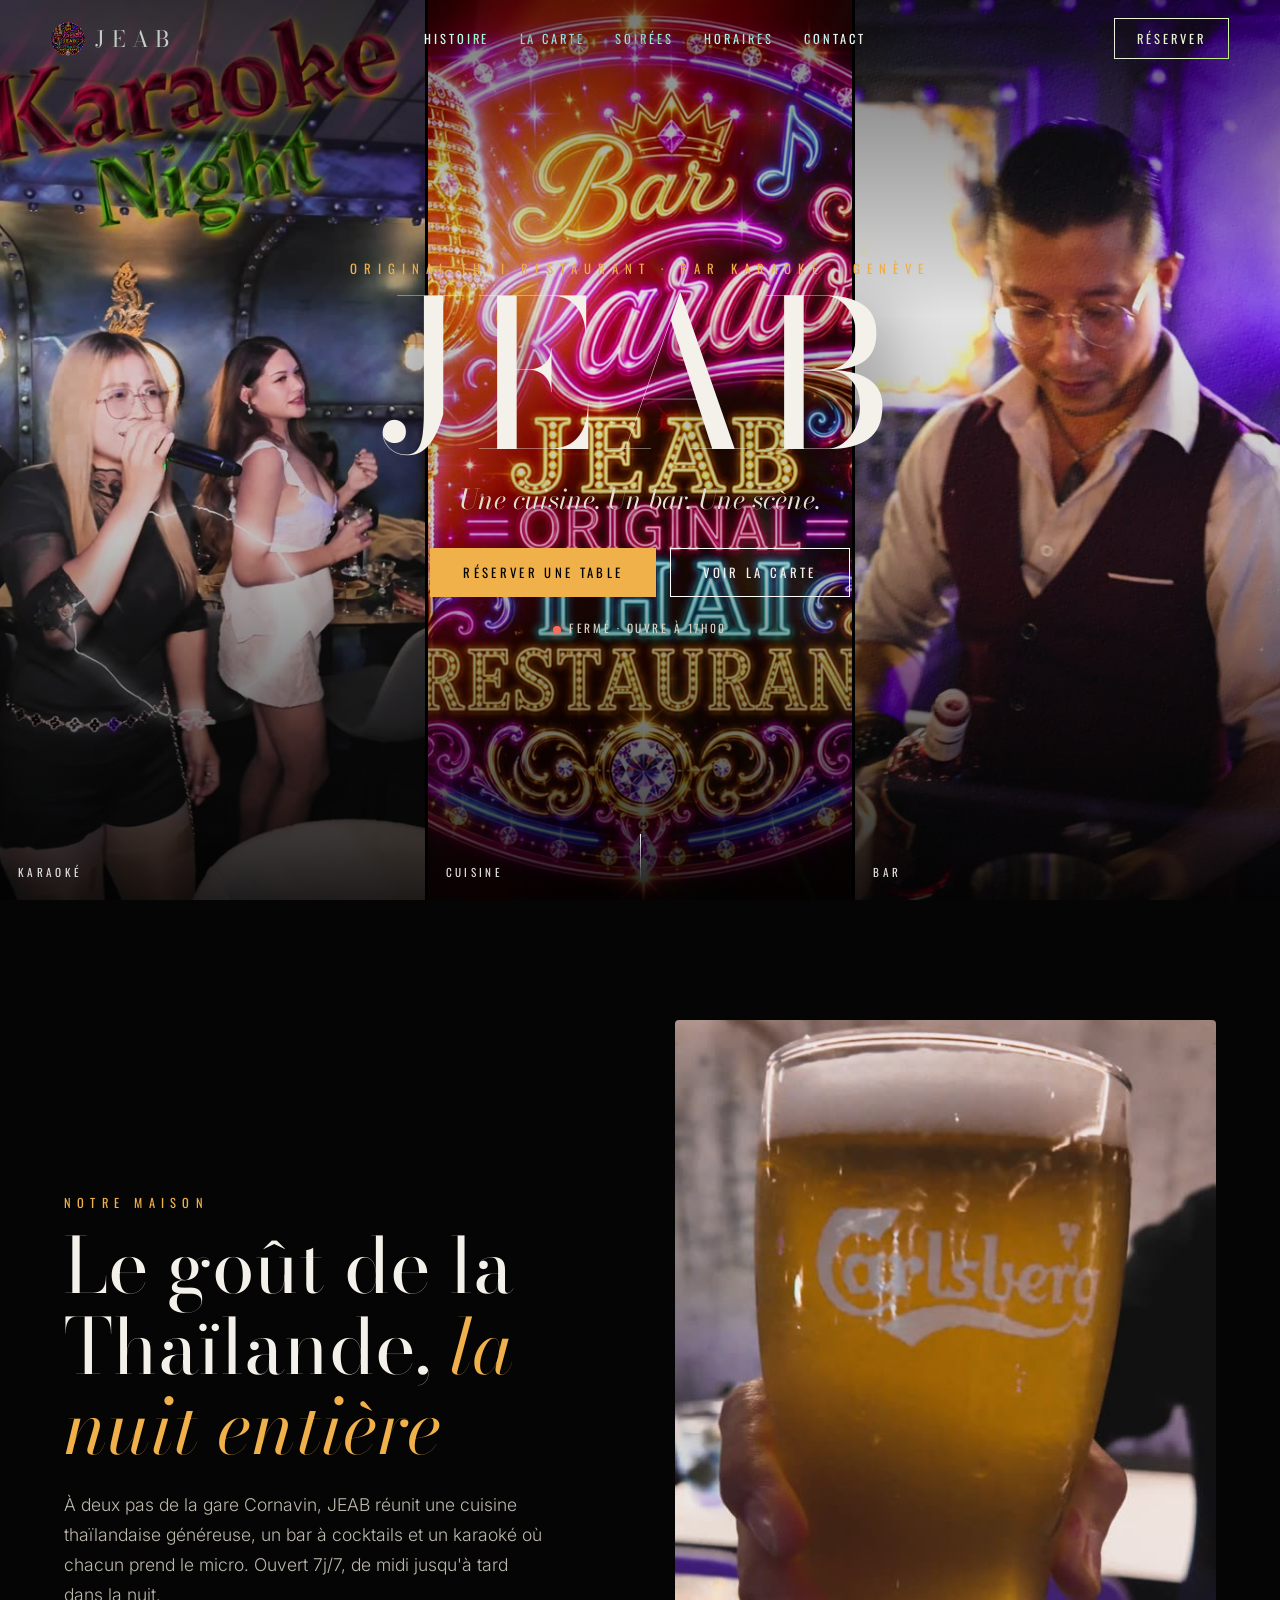
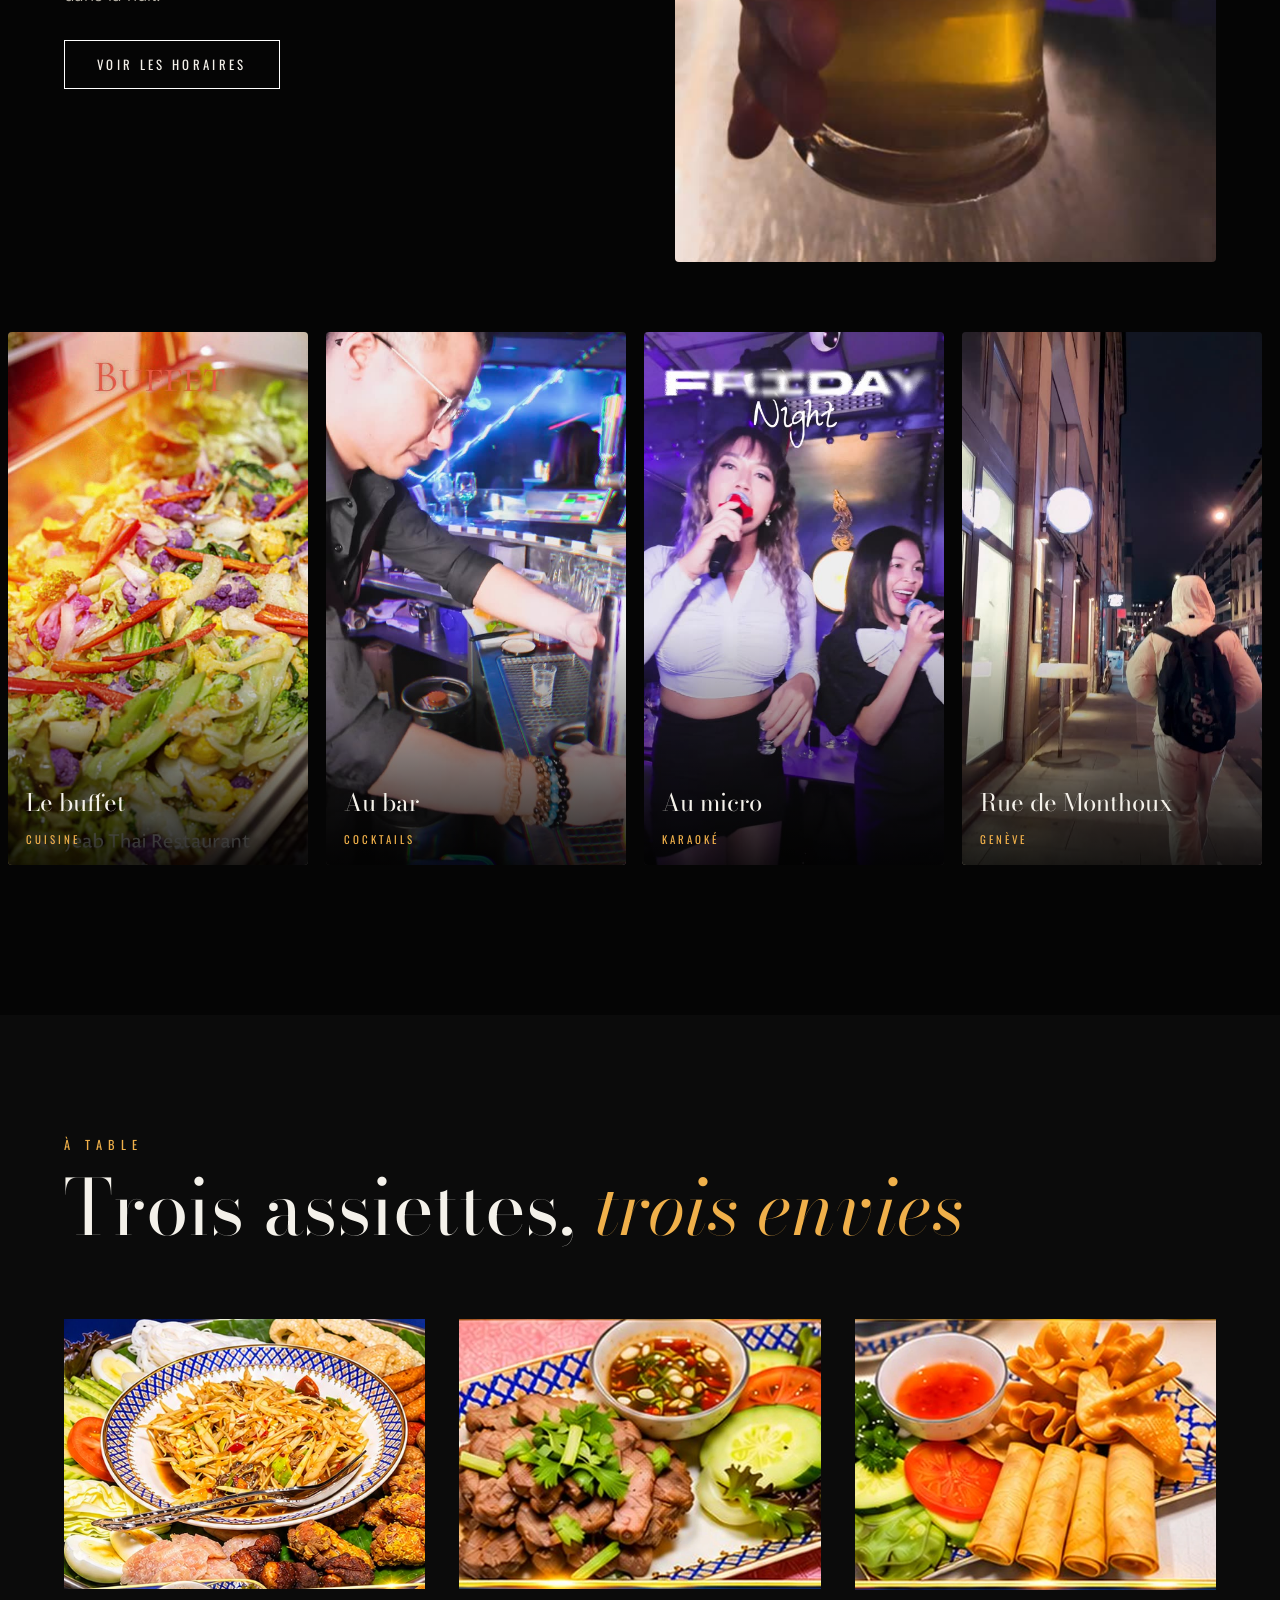
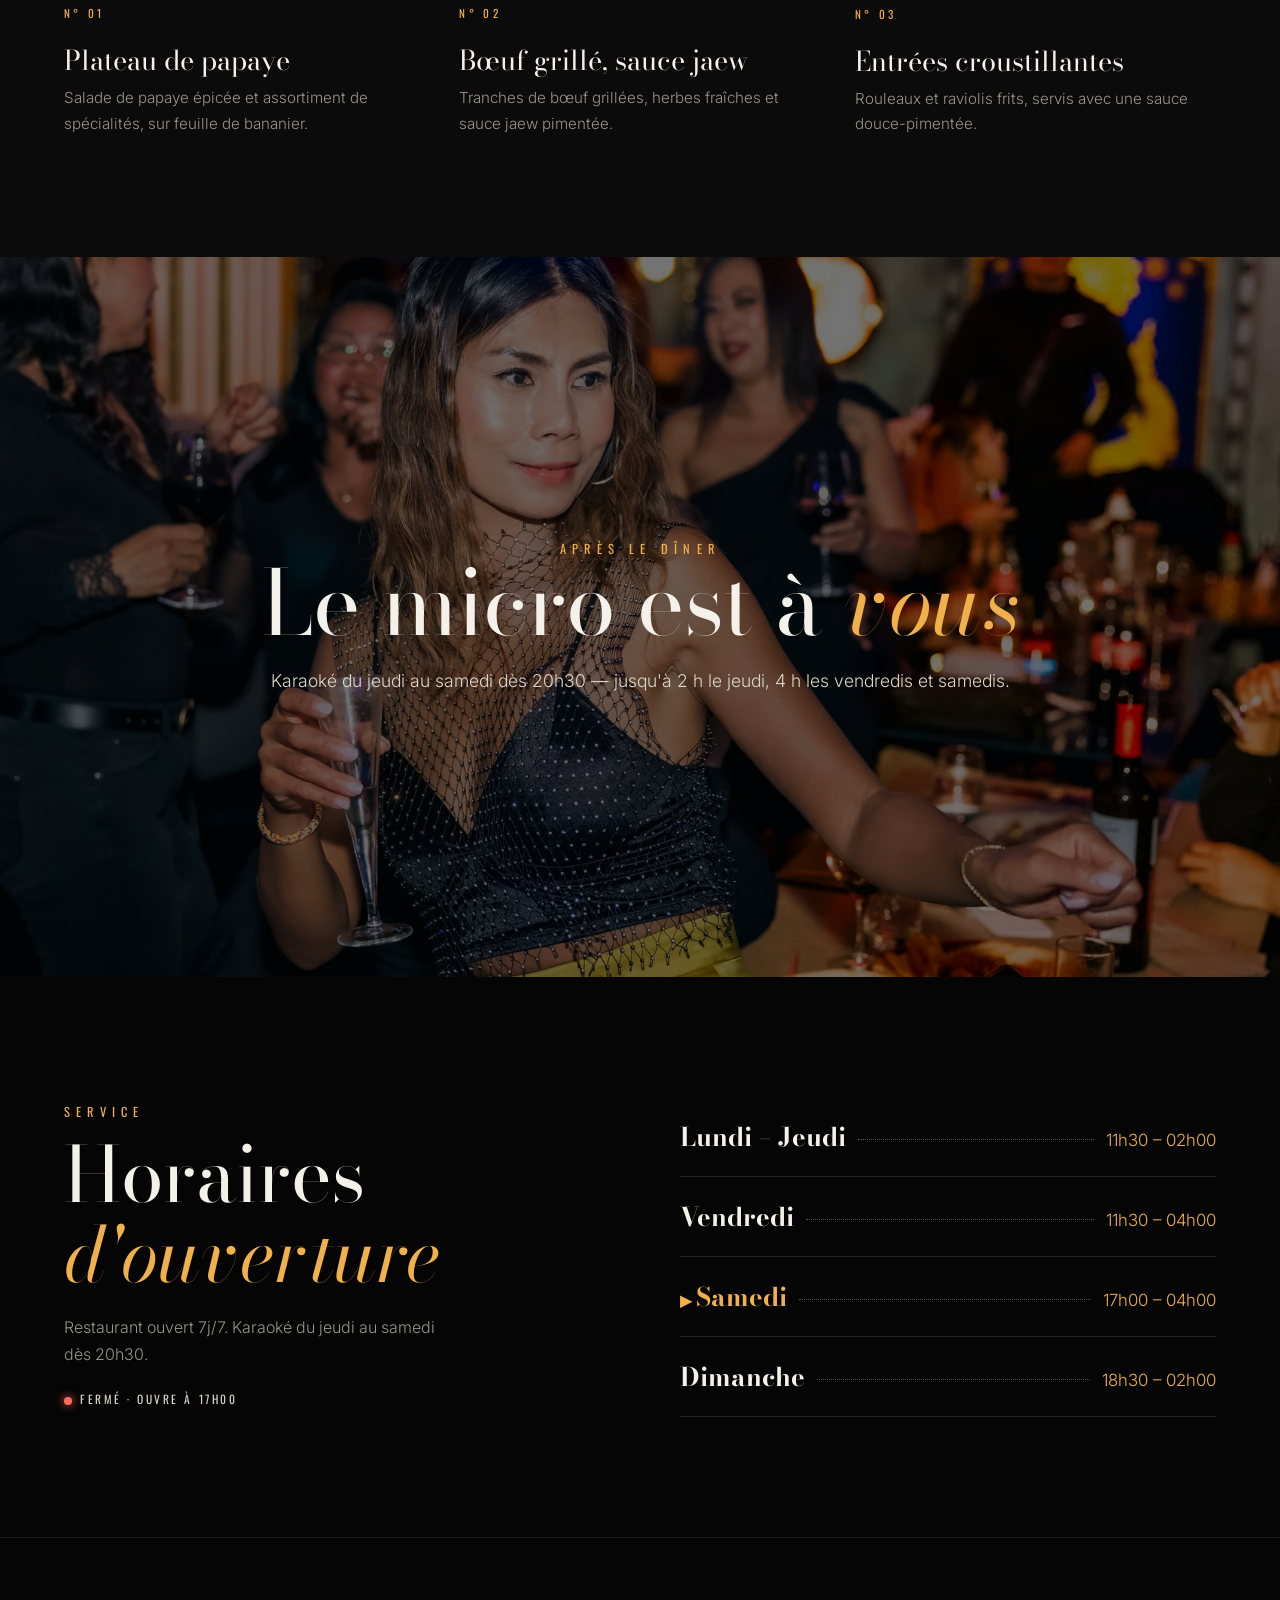
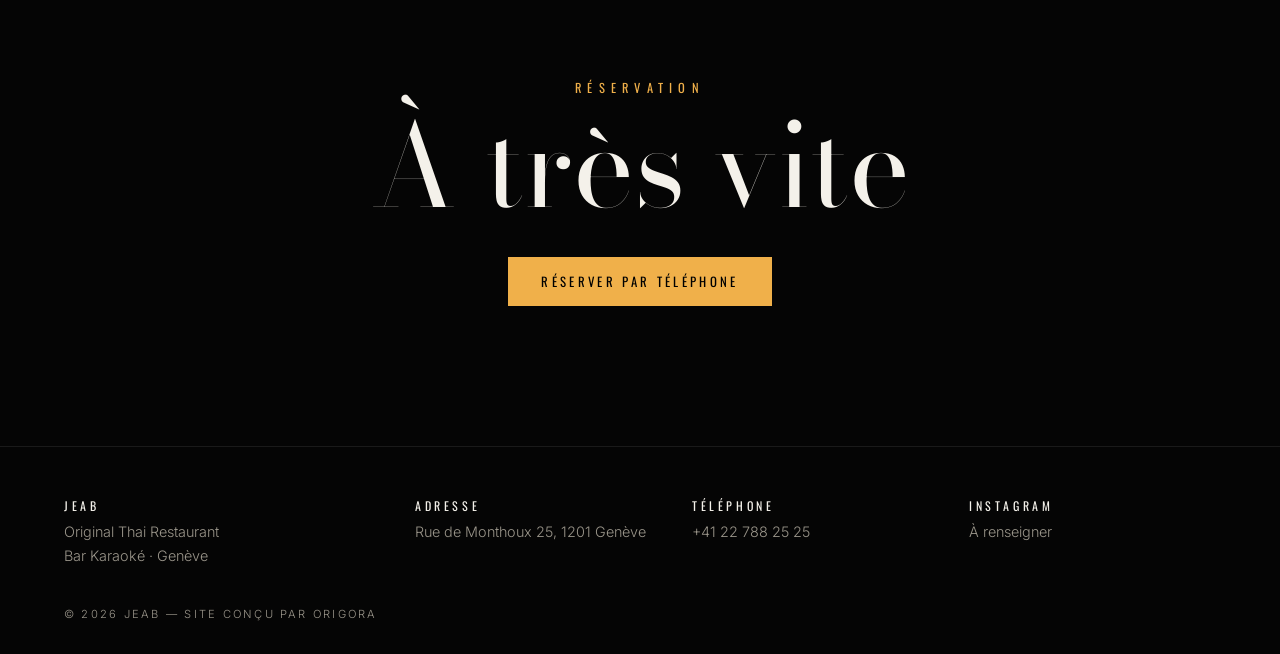
<file: styles/09-cinema-triptych.html>
<!DOCTYPE html>
<html lang="fr"><head><meta charset="utf-8"><meta name="viewport" content="width=device-width,initial-scale=1">
<title>JEAB — Original Thai Restaurant · 09 Cinéma Triptyque</title>
<meta name="description" content="JEAB, restaurant thaï original et bar karaoké à Genève. La cuisine, le bar, les soirées — en vidéo.">
<link rel="preconnect" href="https://fonts.googleapis.com"><link rel="preconnect" href="https://fonts.gstatic.com" crossorigin>
<link href="https://fonts.googleapis.com/css2?family=Bodoni+Moda:ital,opsz,wght@0,6..96,400;0,6..96,600;1,6..96,400&family=Oswald:wght@300;400;500&family=Inter:wght@300;400;500&display=swap" rel="stylesheet">
<link rel="stylesheet" href="../assets/css/base.css">
<style>
:root{--bk:#050505;--wh:#f4f1ea;--am:#f0b04a;--mut:#9a958a}
body{background:var(--bk);color:var(--wh);font:300 1rem/1.7 'Inter',sans-serif}
.bod{font-family:'Bodoni Moda',serif}.osw{font-family:'Oswald',sans-serif;text-transform:uppercase;letter-spacing:.2em}
nav{position:fixed;inset:0 0 auto;z-index:60;display:flex;align-items:center;justify-content:space-between;padding:18px 4vw;mix-blend-mode:difference;color:#fff}
.brand{font:400 1.4rem 'Bodoni Moda',serif;letter-spacing:.3em;display:flex;align-items:center;gap:10px}.brand img{width:34px;height:34px;border-radius:50%}
.lk{display:flex;gap:30px;font:400 .78rem 'Oswald';letter-spacing:.24em;text-transform:uppercase}.lk a:hover{text-decoration:underline;text-underline-offset:6px}
.rs{font:400 .78rem 'Oswald';letter-spacing:.24em;text-transform:uppercase;border:1px solid #fff;padding:10px 22px;transition:.3s}.rs:hover{background:#fff;color:#000}
#burger{display:none;background:none;border:1px solid #fff;color:#fff;width:42px;height:42px}
/* hero triptych */
.hero{position:relative;height:100svh;min-height:620px;display:grid;grid-template-columns:repeat(3,1fr);gap:3px;background:#000;overflow:hidden}
.pn{position:relative;overflow:hidden;background:#111 center/cover}.pn video{position:absolute;inset:0;width:100%;height:100%;object-fit:cover;transform:scale(1.04);transition:transform 6s ease-out}
.hero.go .pn video{transform:scale(1)}
.pn::after{content:"";position:absolute;inset:0;background:linear-gradient(180deg,rgba(0,0,0,.55),rgba(0,0,0,.05) 35%,rgba(0,0,0,.2) 60%,rgba(0,0,0,.85))}
.pn i{position:absolute;left:18px;bottom:20px;z-index:3;font:400 .7rem 'Oswald';letter-spacing:.3em;text-transform:uppercase;color:#ddd}
.pn:nth-child(2){animation:rise 1.6s .15s both}.pn:nth-child(1){animation:rise 1.6s both}.pn:nth-child(3){animation:rise 1.6s .3s both}
@keyframes rise{from{opacity:0;transform:translateY(60px)}to{opacity:1;transform:none}}
.title{position:absolute;inset:0;z-index:5;display:grid;place-items:center;text-align:center;pointer-events:none;padding:0 4vw}
.title>div{pointer-events:auto}
.eb{font:400 .8rem 'Oswald';letter-spacing:.55em;text-transform:uppercase;color:var(--am)}
h1{font:400 clamp(4.5rem,16vw,15rem)/.85 'Bodoni Moda',serif;letter-spacing:.04em;margin:10px 0 16px;text-shadow:0 10px 60px rgba(0,0,0,.7);animation:tin 2s .5s both}
@keyframes tin{from{opacity:0;letter-spacing:.3em;filter:blur(14px)}to{opacity:1;letter-spacing:.04em;filter:none}}
.sub{font:italic 400 clamp(1.1rem,2.4vw,1.7rem) 'Bodoni Moda',serif;color:#e8e2d4;text-shadow:0 4px 24px #000}
.cta{display:flex;gap:14px;justify-content:center;flex-wrap:wrap;margin-top:28px}
.b{display:inline-block;padding:14px 32px;font:400 .8rem 'Oswald';letter-spacing:.26em;text-transform:uppercase;border:1px solid #fff;transition:.3s}.b:hover{background:#fff;color:#000}.b.a{background:var(--am);border-color:var(--am);color:#000}.b.a:hover{background:#fff;border-color:#fff}
.pill{display:inline-block;margin-top:22px;font:400 .72rem 'Oswald';letter-spacing:.22em;text-transform:uppercase;color:#d8d2c3}
.scroll{position:absolute;left:50%;bottom:20px;z-index:6;width:1px;height:46px;background:linear-gradient(#fff,transparent);animation:dr 2.2s infinite}@keyframes dr{0%{transform:scaleY(0);transform-origin:top}50%{transform:scaleY(1);transform-origin:top}51%{transform-origin:bottom}100%{transform:scaleY(0);transform-origin:bottom}}
/* sections */
section{padding:120px 5vw}.wrap{max-width:1240px;margin:auto}
.k{font:400 .78rem 'Oswald';letter-spacing:.5em;text-transform:uppercase;color:var(--am)}
.h{font:400 clamp(2.4rem,6vw,5rem)/1.05 'Bodoni Moda',serif;margin:14px 0 0}.h em{color:var(--am)}
.intro{display:grid;grid-template-columns:1fr 1fr;gap:70px;align-items:center}.intro p{color:#bdb8ac;font-size:1.1rem;max-width:480px;margin-top:22px}
.vid{position:relative;aspect-ratio:9/14;overflow:hidden;border-radius:4px}.vid video,.vid img{width:100%;height:100%;object-fit:cover}
.reel{display:flex;gap:18px;overflow-x:auto;scroll-snap-type:x mandatory;padding:10px 5vw 30px;margin:60px -5vw 0;scrollbar-width:none}.reel::-webkit-scrollbar{display:none}
.rc{flex:0 0 min(300px,72vw);aspect-ratio:9/16;position:relative;scroll-snap-align:start;overflow:hidden;border-radius:4px;background:#111}
.rc video{position:absolute;inset:0;width:100%;height:100%;object-fit:cover;transition:transform .8s}.rc:hover video{transform:scale(1.06)}
.rc::after{content:"";position:absolute;inset:0;background:linear-gradient(transparent 55%,rgba(0,0,0,.85))}
.rc b{position:absolute;left:18px;bottom:44px;z-index:2;font:400 1.5rem 'Bodoni Moda',serif}.rc span{position:absolute;left:18px;bottom:18px;z-index:2;font:400 .68rem 'Oswald';letter-spacing:.28em;text-transform:uppercase;color:var(--am)}
.menu{display:grid;grid-template-columns:repeat(3,1fr);gap:34px;margin-top:70px}
.dc figure{aspect-ratio:4/3;overflow:hidden}.dc img{width:100%;height:100%;object-fit:cover;transition:transform 1.4s,filter .6s;filter:saturate(1.05)}.dc:hover img{transform:scale(1.07)}
.dc h3{font:400 1.7rem 'Bodoni Moda',serif;margin:18px 0 4px}.dc p{color:var(--mut);font-size:.95rem}.dc .n{font:400 .7rem 'Oswald';letter-spacing:.3em;color:var(--am)}
.night{position:relative;min-height:80vh;display:grid;place-items:center;text-align:center;overflow:hidden;padding:0 6vw}
.night>img{position:absolute;inset:0;width:100%;height:100%;object-fit:cover;filter:brightness(.45) saturate(1.2)}
.night .in{position:relative;z-index:2;max-width:760px}.night h2{font:400 clamp(2.6rem,7vw,6rem)/1 'Bodoni Moda',serif}.night p{margin-top:18px;color:#ddd6c8;font-size:1.1rem}
.hrs{display:grid;grid-template-columns:1fr 1fr;gap:80px;align-items:center}
.hr{display:flex;align-items:baseline;gap:12px;padding:20px 0;border-bottom:1px solid rgba(255,255,255,.14);font:400 1.6rem 'Bodoni Moda',serif}.hr s{flex:1;border-bottom:1px dotted #555;transform:translateY(-6px)}.hr span{font:300 1.05rem 'Inter';color:var(--am)}
.hr.now{color:var(--am)}.hr.now b::before{content:"▶ ";font-size:.6em;vertical-align:middle}
.end{text-align:center;padding:140px 5vw;border-top:1px solid #1a1a1a}.end h2{font:400 clamp(3rem,9vw,8rem)/.95 'Bodoni Moda',serif;margin:14px 0 36px}
footer{padding:50px 5vw 30px;border-top:1px solid #1a1a1a;color:var(--mut);font-size:.9rem}
.fg{max-width:1240px;margin:auto;display:grid;grid-template-columns:1.3fr 1fr 1fr 1fr;gap:30px}.fg b{display:block;font:400 .75rem 'Oswald';letter-spacing:.3em;text-transform:uppercase;color:var(--wh);margin-bottom:6px}.sg{max-width:1240px;margin:36px auto 0;font-size:.7rem;letter-spacing:.2em;text-transform:uppercase}
@media(max-width:900px){.lk,nav>.rs{display:none}#burger{display:block}.lk.on{display:flex;position:fixed;top:68px;left:0;right:0;flex-direction:column;background:#000;padding:24px 6vw;mix-blend-mode:normal;border-bottom:1px solid #333}
.hero{grid-template-columns:1fr}.pn:nth-child(2),.pn:nth-child(3){display:none}.pn:nth-child(1){margin:0}.intro,.hrs{grid-template-columns:1fr;gap:40px}.menu{grid-template-columns:1fr}.fg{grid-template-columns:1fr 1fr}section{padding:80px 5vw}.vid{aspect-ratio:3/4}}
</style></head><body>
<nav><a class="brand" href="#top"><img src="../assets/img/logo.webp" alt="Logo JEAB">JEAB</a>
<div class="lk" id="menu"><a href="#histoire">Histoire</a><a href="#carte">La carte</a><a href="#soiree">Soirées</a><a href="#horaires">Horaires</a><a href="#contact">Contact</a></div>
<a class="rs" href="#reserver">Réserver</a><button id="burger" aria-label="Menu">☰</button></nav>

<header class="hero" id="top">
 <div class="pn"><video data-v autoplay muted loop playsinline poster="../assets/video/karaoke-1.jpg"><source src="../assets/video/karaoke-1.mp4" type="video/mp4"></video><i>Karaoké</i></div>
 <div class="pn"><video data-v autoplay muted loop playsinline poster="../assets/video/food-2.jpg"><source src="../assets/video/food-2.mp4" type="video/mp4"></video><i>Cuisine</i></div>
 <div class="pn"><video data-v autoplay muted loop playsinline poster="../assets/video/bar-2.jpg"><source src="../assets/video/bar-2.mp4" type="video/mp4"></video><i>Bar</i></div>
 <div class="title"><div><div class="eb">Original Thai Restaurant · Bar Karaoké · Genève</div><h1>JEAB</h1><p class="sub">Une cuisine. Un bar. Une scène.</p>
  <div class="cta"><a href="#reserver" class="b a">Réserver une table</a><a href="#carte" class="b">Voir la carte</a></div><span class="pill" data-st><i class="dt"></i><span class="t">…</span></span></div></div>
 <div class="scroll"></div>
</header>

<section id="histoire"><div class="wrap intro">
 <div class="rv"><div class="k">Notre maison</div><h2 class="h">Le goût de la Thaïlande, <em>la nuit entière</em></h2><p>À deux pas de la gare Cornavin, JEAB réunit une cuisine thaïlandaise généreuse, un bar à cocktails et un karaoké où chacun prend le micro. Ouvert 7j/7, de midi jusqu'à tard dans la nuit.</p><div style="margin-top:30px"><a class="b" href="#horaires">Voir les horaires</a></div></div>
 <div class="vid rv d1"><video data-v autoplay muted loop playsinline poster="../assets/video/salle.jpg"><source src="../assets/video/salle.mp4" type="video/mp4"></video></div>
</div>
<div class="reel">
 <div class="rc rv"><video data-v muted loop playsinline poster="../assets/video/food-1.jpg"><source src="../assets/video/food-1.mp4" type="video/mp4"></video><b>Le buffet</b><span>Cuisine</span></div>
 <div class="rc rv d1"><video data-v muted loop playsinline poster="../assets/video/bar-1.jpg"><source src="../assets/video/bar-1.mp4" type="video/mp4"></video><b>Au bar</b><span>Cocktails</span></div>
 <div class="rc rv d2"><video data-v muted loop playsinline poster="../assets/video/karaoke-2.jpg"><source src="../assets/video/karaoke-2.mp4" type="video/mp4"></video><b>Au micro</b><span>Karaoké</span></div>
 <div class="rc rv d3"><video data-v muted loop playsinline poster="../assets/video/rue.jpg"><source src="../assets/video/rue.mp4" type="video/mp4"></video><b>Rue de Monthoux</b><span>Genève</span></div>
</div></section>

<section id="carte" style="background:#0b0b0b"><div class="wrap"><div class="k">À table</div><h2 class="h">Trois assiettes, <em>trois envies</em></h2>
<div class="menu">
 <article class="dc rv"><figure><img src="../assets/img/dish-1.webp" alt="Plateau de papaye épicée" loading="lazy"></figure><div class="n" style="margin-top:16px">N° 01</div><h3>Plateau de papaye</h3><p>Salade de papaye épicée et assortiment de spécialités, sur feuille de bananier.</p></article>
 <article class="dc rv d1"><figure><img src="../assets/img/dish-2.webp" alt="Bœuf grillé, sauce jaew" loading="lazy"></figure><div class="n" style="margin-top:16px">N° 02</div><h3>Bœuf grillé, sauce jaew</h3><p>Tranches de bœuf grillées, herbes fraîches et sauce jaew pimentée.</p></article>
 <article class="dc rv d2"><figure><img src="../assets/img/dish-3.webp" alt="Rouleaux et raviolis frits" loading="lazy"></figure><div class="n" style="margin-top:16px">N° 03</div><h3>Entrées croustillantes</h3><p>Rouleaux et raviolis frits, servis avec une sauce douce-pimentée.</p></article>
</div></div></section>

<section class="night" id="soiree"><img src="../assets/img/venue-3.webp" alt="Soirée karaoké au JEAB" loading="lazy"><div class="in rv"><div class="k">Après le dîner</div><h2>Le micro est à <em style="color:var(--am)">vous</em></h2><p>Karaoké du jeudi au samedi dès 20h30 — jusqu'à 2 h le jeudi, 4 h les vendredis et samedis.</p></div></section>

<section id="horaires"><div class="wrap hrs"><div class="rv"><div class="k">Service</div><h2 class="h">Horaires <em>d'ouverture</em></h2><p style="color:#9a958a;margin-top:18px;max-width:380px">Restaurant ouvert 7j/7. Karaoké du jeudi au samedi dès 20h30.</p><span class="pill" data-st><i class="dt"></i><span class="t">…</span></span></div><div class="rv d1" id="hr"></div></div></section>

<section class="end" id="reserver"><div class="k rv">Réservation</div><h2 class="rv d1">À très vite</h2><a class="b a rv d2" href="#contact" data-cfg="phone" data-keep>Réserver par téléphone</a></section>

<footer id="contact"><div class="fg"><div><b>JEAB</b>Original Thai Restaurant<br>Bar Karaoké · Genève</div><div><b>Adresse</b><span data-cfg="address">…</span></div><div><b>Téléphone</b><span data-cfg="phone">…</span></div><div><b>Instagram</b><span data-cfg="instagram">…</span></div></div><div class="sg">© 2026 JEAB — Site conçu par Origora</div></footer>
<script>addEventListener('load',function(){document.querySelector('.hero').classList.add('go')})</script>
<script src="../assets/js/shared.js"></script><script src="../assets/js/config.js"></script><script src="../assets/js/common.js"></script><script src="../assets/js/video.js"></script>
</body></html>
</file>
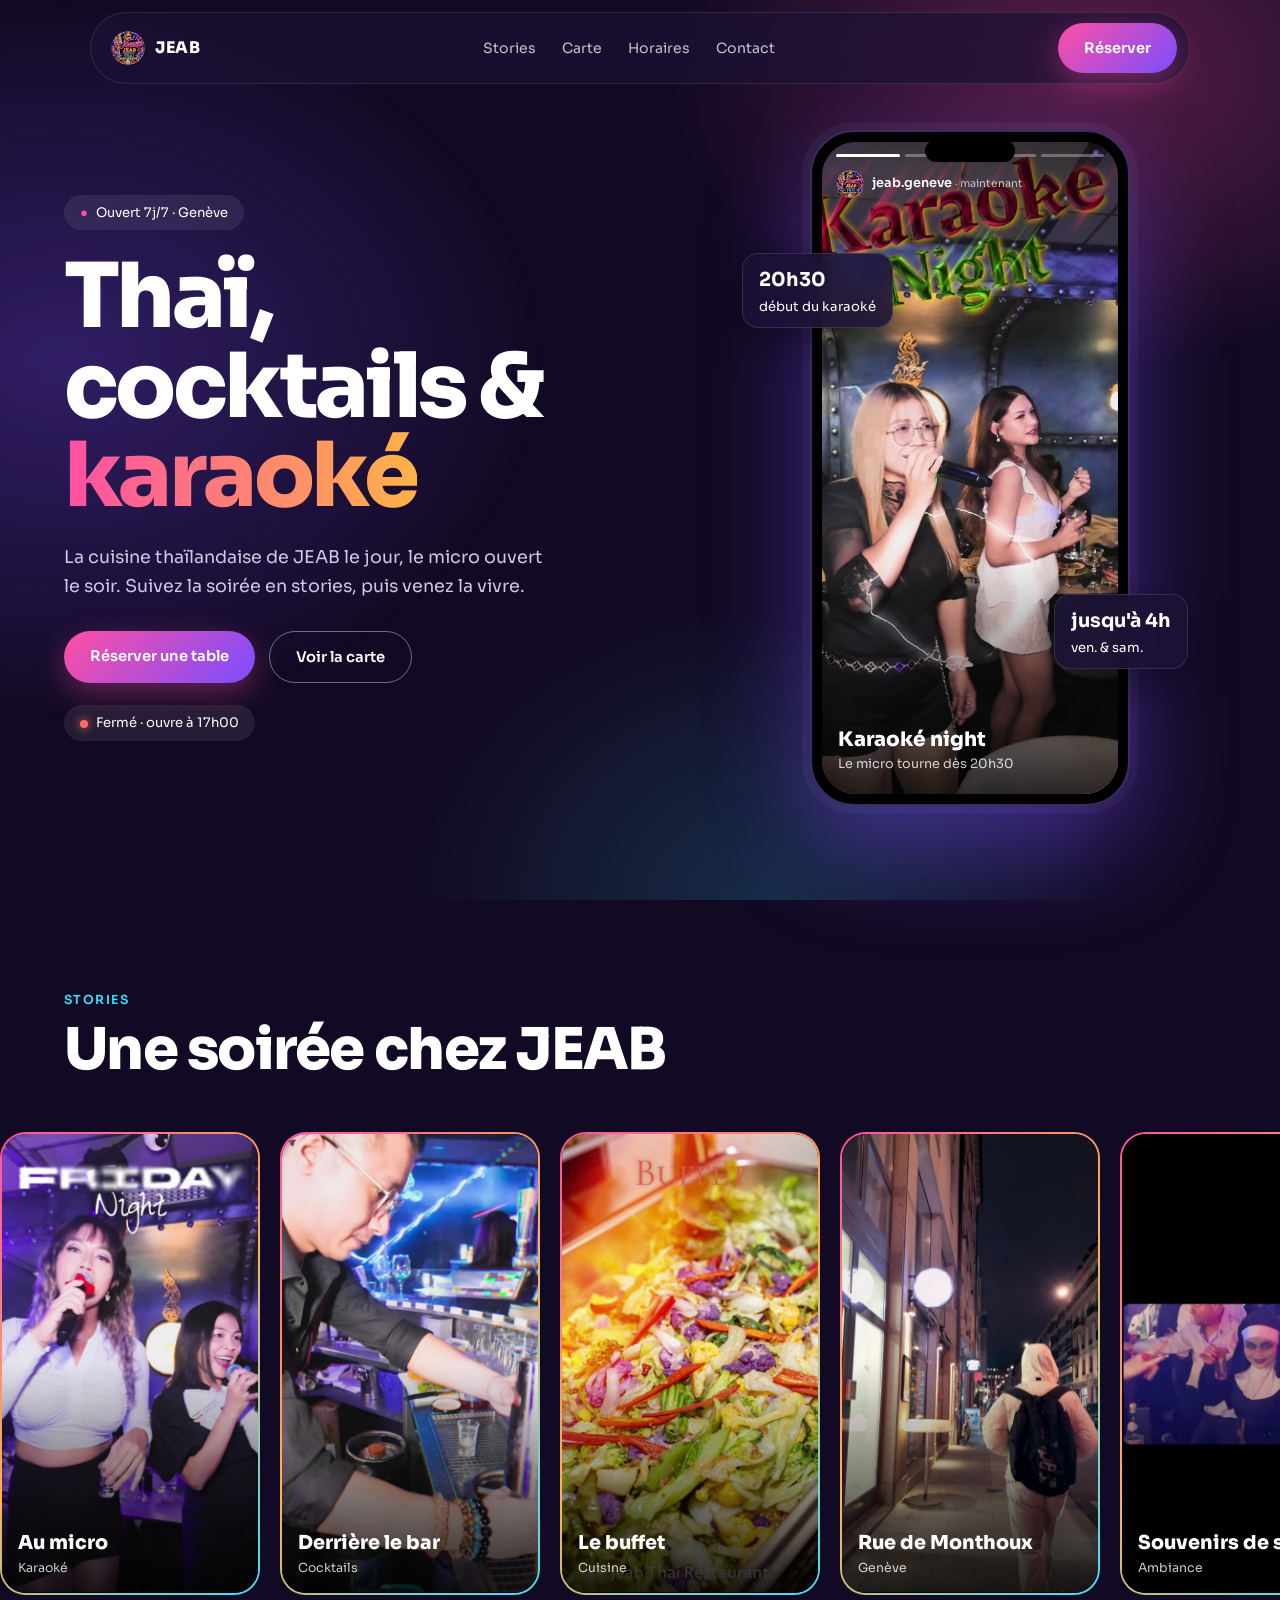
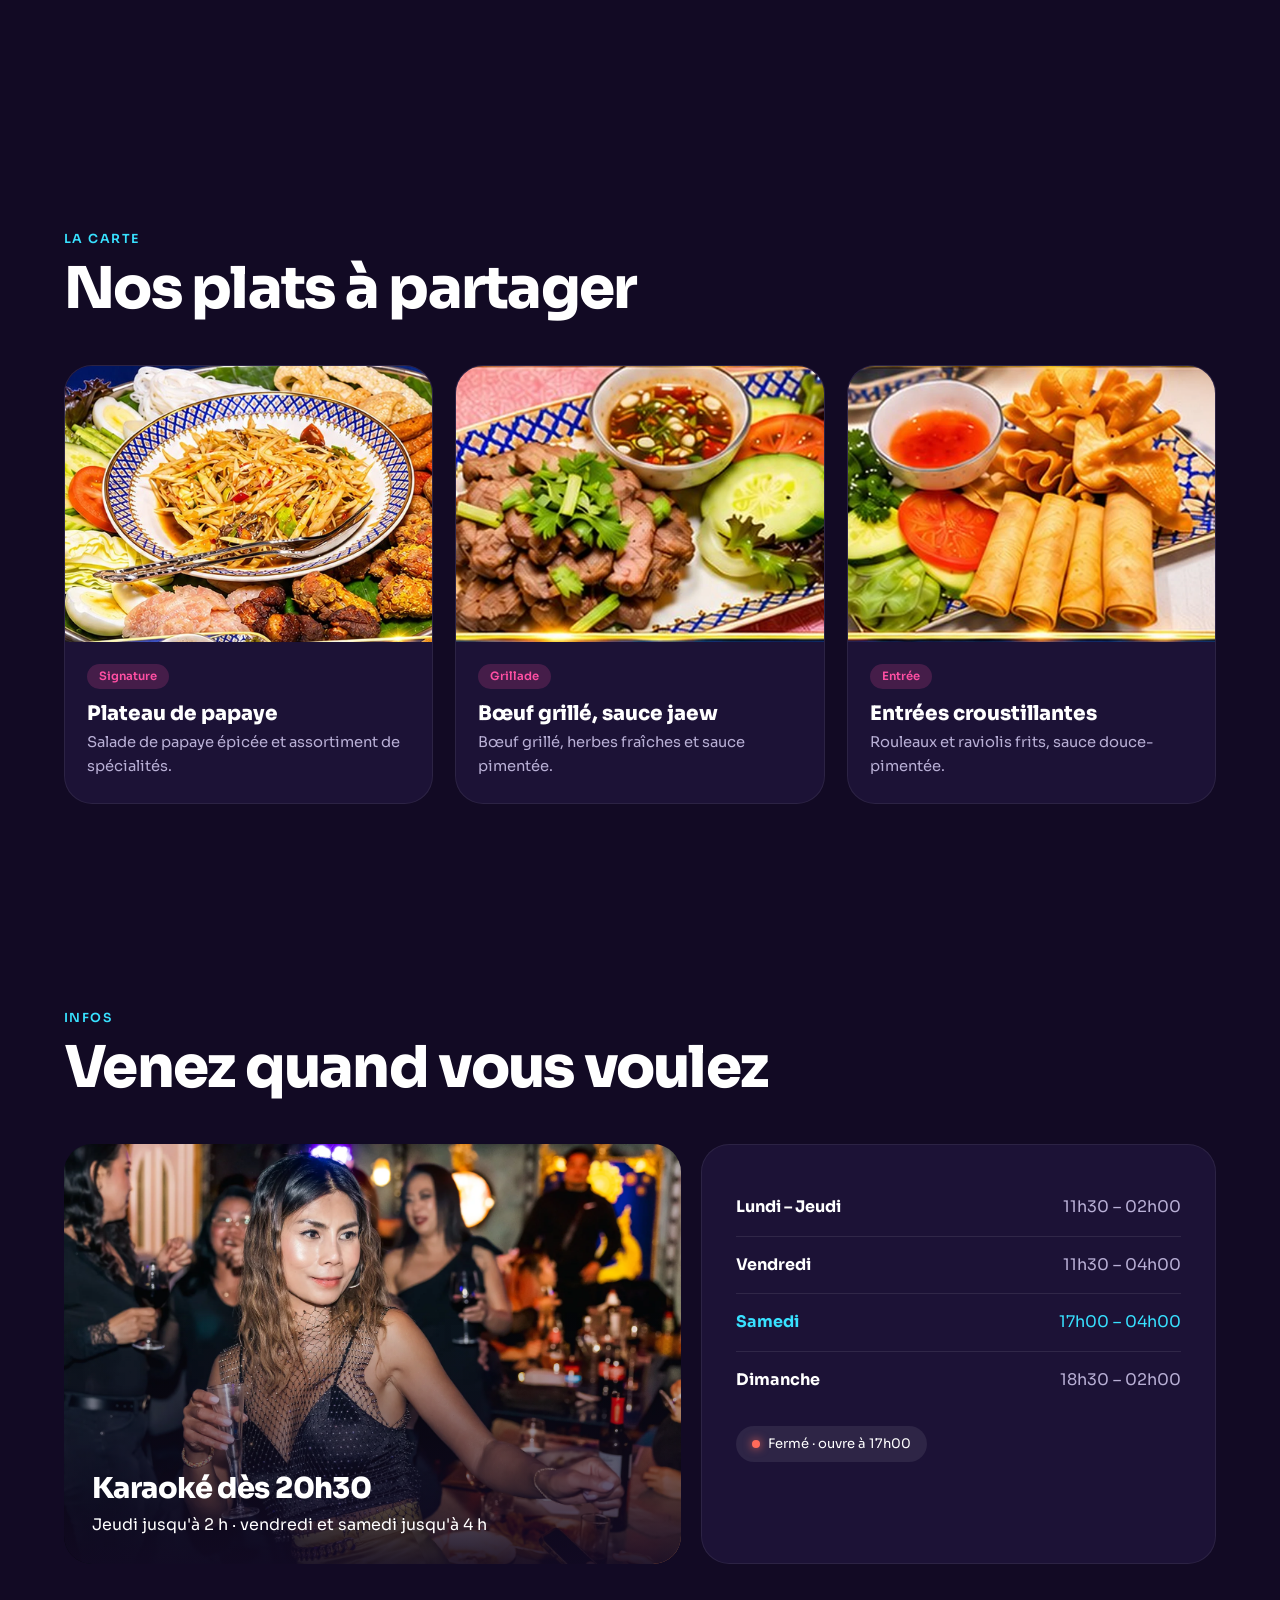
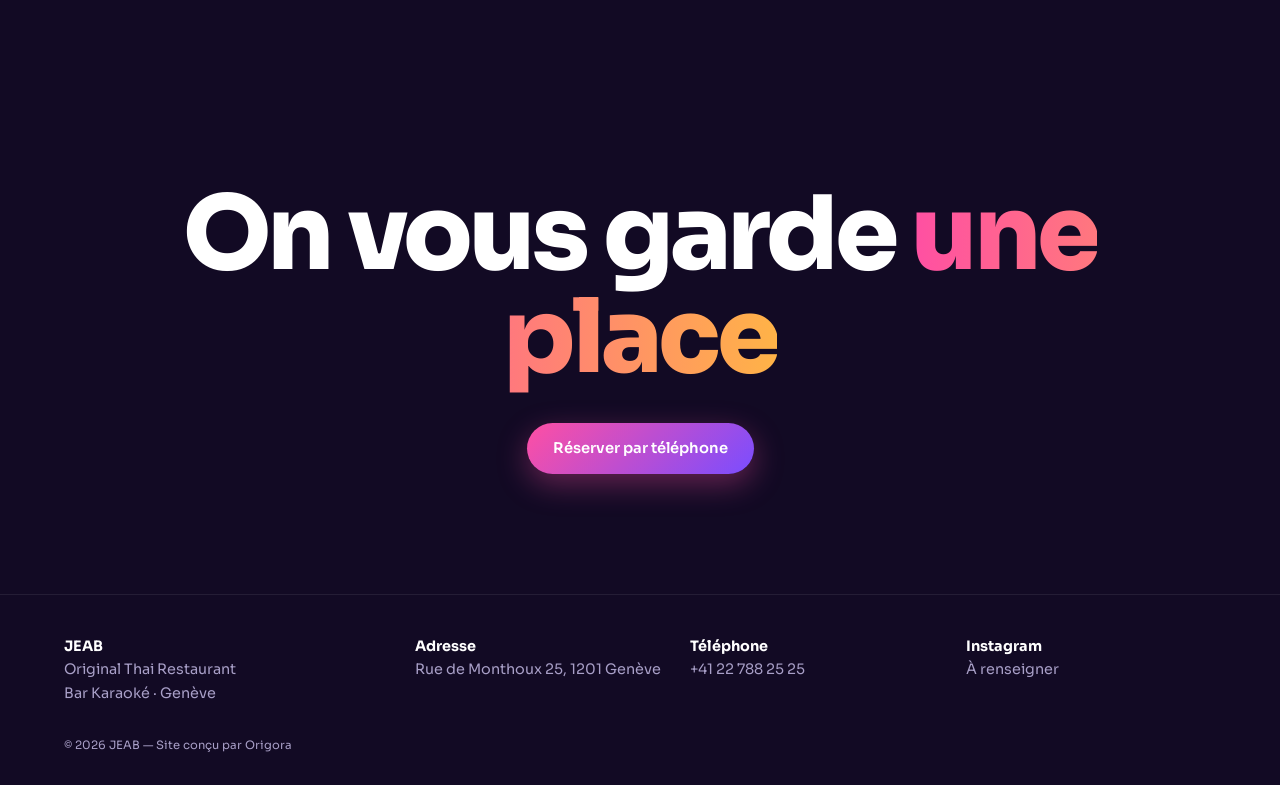
<file: styles/10-stories-reels.html>
<!DOCTYPE html>
<html lang="fr"><head><meta charset="utf-8"><meta name="viewport" content="width=device-width,initial-scale=1">
<title>JEAB — Original Thai Restaurant · 10 Stories</title>
<meta name="description" content="JEAB, restaurant thaï original et bar karaoké à Genève — en stories.">
<link rel="preconnect" href="https://fonts.googleapis.com"><link rel="preconnect" href="https://fonts.gstatic.com" crossorigin>
<link href="https://fonts.googleapis.com/css2?family=Sora:wght@300;400;600;800&display=swap" rel="stylesheet">
<link rel="stylesheet" href="../assets/css/base.css">
<style>
:root{--bg:#120a24;--pk:#ff4fa3;--vi:#7a4dff;--cy:#38e1ff;--or:#ffb347;--card:#1c1236}
body{background:var(--bg);color:#fff;font:400 1rem/1.65 'Sora',sans-serif;overflow-x:clip}
body::before{content:"";position:fixed;inset:0;z-index:-1;background:radial-gradient(700px 500px at 85% 8%,rgba(255,79,163,.3),transparent 60%),radial-gradient(800px 600px at 5% 40%,rgba(122,77,255,.3),transparent 60%),radial-gradient(600px 500px at 60% 100%,rgba(56,225,255,.16),transparent 60%)}
.wrap{width:min(1180px,90vw);margin:auto}
nav{position:fixed;top:12px;left:50%;transform:translateX(-50%);z-index:60;width:min(1100px,94vw);display:flex;align-items:center;justify-content:space-between;padding:10px 12px 10px 20px;border-radius:60px;background:rgba(28,18,54,.7);backdrop-filter:blur(16px);border:1px solid rgba(255,255,255,.1)}
.brand{display:flex;align-items:center;gap:10px;font-weight:800;letter-spacing:.04em}.brand img{width:34px;height:34px;border-radius:50%}
.lk{display:flex;gap:26px;font-size:.88rem;font-weight:400}.lk a{opacity:.75;transition:.25s}.lk a:hover{opacity:1;color:var(--cy)}
.btn{display:inline-block;padding:13px 26px;border-radius:60px;background:linear-gradient(135deg,var(--pk),var(--vi));color:#fff;font-weight:600;font-size:.92rem;transition:.3s;box-shadow:0 10px 30px rgba(255,79,163,.35)}.btn:hover{transform:translateY(-3px) scale(1.03)}
.btn.o{background:transparent;border:1.5px solid rgba(255,255,255,.4);box-shadow:none}.btn.o:hover{background:#fff;color:#120a24}
#burger{display:none;background:rgba(255,255,255,.1);border:0;color:#fff;width:40px;height:40px;border-radius:50%}
.hero{padding:130px 0 80px}.hg{display:grid;grid-template-columns:1.1fr .9fr;gap:60px;align-items:center}
.tag{display:inline-flex;gap:8px;align-items:center;padding:7px 16px;border-radius:40px;background:rgba(255,255,255,.08);font-size:.82rem}.tag::before{content:"●";color:var(--pk);animation:bl 1.4s infinite}@keyframes bl{50%{opacity:.2}}
h1{font:800 clamp(3rem,7vw,6.2rem)/1 'Sora';letter-spacing:-.04em;margin:22px 0}h1 span{background:linear-gradient(90deg,var(--pk),var(--or),var(--cy));-webkit-background-clip:text;background-clip:text;color:transparent;background-size:200%;animation:gs 6s linear infinite}@keyframes gs{to{background-position:200%}}
.lead{color:#cfc8e6;max-width:480px;font-size:1.1rem}.cta{display:flex;gap:14px;flex-wrap:wrap;margin:30px 0 22px}
.pill{display:inline-block;padding:7px 16px;border-radius:40px;background:rgba(255,255,255,.08);font-size:.82rem}
/* phone */
.ph{justify-self:center;position:relative;width:min(320px,78vw);aspect-ratio:9/19;border-radius:44px;background:#000;padding:10px;border:2px solid #3b2c63;box-shadow:0 40px 100px rgba(122,77,255,.45),0 0 0 8px rgba(255,255,255,.04);animation:fy 7s ease-in-out infinite}
@keyframes fy{50%{transform:translateY(-14px) rotate(1deg)}}
.sc{position:relative;width:100%;height:100%;border-radius:34px;overflow:hidden;background:#111}
.sc video{position:absolute;inset:0;width:100%;height:100%;object-fit:cover;opacity:0;transition:opacity .6s}.sc video.on{opacity:1}
.sc::after{content:"";position:absolute;inset:0;background:linear-gradient(rgba(0,0,0,.5),transparent 20%,transparent 65%,rgba(0,0,0,.8));pointer-events:none}
.bars{position:absolute;z-index:4;top:12px;left:14px;right:14px;display:flex;gap:5px}.bars i{flex:1;height:3px;border-radius:3px;background:rgba(255,255,255,.3);overflow:hidden}.bars i b{display:block;height:100%;width:0;background:#fff}.bars i.done b{width:100%}.bars i.cur b{animation:pr var(--d,6s) linear forwards}@keyframes pr{to{width:100%}}
.who{position:absolute;z-index:4;top:28px;left:14px;right:14px;display:flex;align-items:center;gap:8px;font-size:.8rem;font-weight:600}.who img{width:28px;height:28px;border-radius:50%}.who small{opacity:.7;font-weight:400}
.cap{position:absolute;z-index:4;left:16px;right:16px;bottom:22px;font-size:1.25rem;font-weight:800;line-height:1.15}.cap small{display:block;font-weight:400;font-size:.8rem;opacity:.8;margin-top:6px}
.tap{position:absolute;z-index:5;top:0;bottom:0;width:50%;cursor:pointer}.tap.l{left:0}.tap.r{right:0}
.notch{position:absolute;top:8px;left:50%;transform:translateX(-50%);width:90px;height:22px;border-radius:20px;background:#000;z-index:6}
.fl{position:absolute;z-index:7;padding:10px 16px;border-radius:16px;background:rgba(28,18,54,.85);backdrop-filter:blur(10px);border:1px solid rgba(255,255,255,.12);font-size:.82rem;box-shadow:0 14px 40px rgba(0,0,0,.4)}.fl b{display:block;font-size:1.2rem}
.f1{left:-70px;top:18%;animation:fy 6s -2s ease-in-out infinite}.f2{right:-60px;bottom:20%;animation:fy 8s -4s ease-in-out infinite}
/* sections */
section{padding:100px 0}.hd{margin-bottom:46px}.hd small{color:var(--cy);font-weight:600;letter-spacing:.12em;text-transform:uppercase;font-size:.78rem}.hd h2{font:800 clamp(2rem,4.6vw,3.6rem)/1.05 'Sora';letter-spacing:-.03em;margin-top:8px}
.rail{display:flex;gap:20px;overflow-x:auto;scroll-snap-type:x mandatory;padding:6px 5vw 30px;margin:0 -5vw;scrollbar-width:none}.rail::-webkit-scrollbar{display:none}
.st{flex:0 0 min(260px,66vw);aspect-ratio:9/16;border-radius:26px;overflow:hidden;position:relative;scroll-snap-align:start;border:2px solid transparent;background:linear-gradient(var(--bg),var(--bg)) padding-box,linear-gradient(135deg,var(--pk),var(--or),var(--cy)) border-box;transition:transform .4s}.st:hover{transform:translateY(-10px) rotate(-1deg)}
.st video{position:absolute;inset:0;width:100%;height:100%;object-fit:cover}.st::after{content:"";position:absolute;inset:0;background:linear-gradient(transparent 50%,rgba(0,0,0,.85))}
.st b{position:absolute;left:16px;right:16px;bottom:34px;z-index:2;font-size:1.2rem;font-weight:800}.st span{position:absolute;left:16px;bottom:14px;z-index:2;font-size:.78rem;opacity:.8}
.dg{display:grid;grid-template-columns:repeat(3,1fr);gap:22px}
.dc{background:var(--card);border-radius:28px;overflow:hidden;border:1px solid rgba(255,255,255,.07);transition:.4s}.dc:hover{transform:translateY(-8px);border-color:var(--pk);box-shadow:0 24px 60px rgba(255,79,163,.2)}
.dc figure{aspect-ratio:4/3;overflow:hidden}.dc img{width:100%;height:100%;object-fit:cover;transition:transform 1.2s}.dc:hover img{transform:scale(1.08)}
.dc div{padding:20px 22px 24px}.dc h3{font-size:1.25rem;font-weight:800}.dc p{color:#b9b0d6;font-size:.92rem}.dc .t{display:inline-block;margin-bottom:8px;padding:3px 12px;border-radius:20px;background:rgba(255,79,163,.18);color:var(--pk);font-size:.72rem;font-weight:600}
.mix{display:grid;grid-template-columns:1.2fr 1fr;gap:20px}.mix .big{border-radius:28px;overflow:hidden;position:relative;min-height:420px}.mix .big img{position:absolute;inset:0;width:100%;height:100%;object-fit:cover}
.mix .big::after{content:"";position:absolute;inset:0;background:linear-gradient(transparent 40%,rgba(18,10,36,.92))}.mix .big div{position:absolute;left:28px;right:28px;bottom:26px;z-index:2}.mix .big h3{font-size:1.8rem;font-weight:800;letter-spacing:-.02em}
.card{border-radius:28px;padding:34px;background:var(--card);border:1px solid rgba(255,255,255,.07)}
.hr{display:flex;justify-content:space-between;gap:14px;padding:15px 0;border-bottom:1px solid rgba(255,255,255,.09);font-weight:600}.hr s{display:none}.hr span{font-weight:400;color:#b9b0d6}.hr.now{color:var(--cy)}.hr.now span{color:var(--cy)}.hr:last-of-type{border:0}
.fin{text-align:center;padding:120px 0}.fin h2{font:800 clamp(2.6rem,8vw,6.4rem)/1 'Sora';letter-spacing:-.04em;margin-bottom:34px}
footer{padding:40px 0 30px;border-top:1px solid rgba(255,255,255,.08);color:#a89fc7;font-size:.9rem}.fg{display:grid;grid-template-columns:1.3fr 1fr 1fr 1fr;gap:26px}.fg b{display:block;color:#fff}.sg{margin-top:30px;font-size:.72rem}
@media(max-width:900px){.lk,nav>.btn{display:none}#burger{display:block}.lk.on{display:flex;position:absolute;top:64px;left:0;right:0;flex-direction:column;background:rgba(28,18,54,.97);padding:22px 8vw;border-radius:26px}
.hg,.mix{grid-template-columns:1fr}.dg{grid-template-columns:1fr}.f1,.f2{display:none}.fg{grid-template-columns:1fr 1fr}section{padding:70px 0}.hero{padding-top:110px}}
</style></head><body>
<nav><a class="brand" href="#top"><img src="../assets/img/logo.webp" alt="Logo JEAB">JEAB</a>
<div class="lk" id="menu"><a href="#stories">Stories</a><a href="#carte">Carte</a><a href="#horaires">Horaires</a><a href="#contact">Contact</a></div>
<a class="btn" href="#reserver">Réserver</a><button id="burger" aria-label="Menu">☰</button></nav>

<header class="hero" id="top"><div class="wrap hg">
 <div><span class="tag rv">Ouvert 7j/7 · Genève</span>
  <h1 class="rv d1">Thaï, cocktails &amp; <span>karaoké</span></h1>
  <p class="lead rv d2">La cuisine thaïlandaise de JEAB le jour, le micro ouvert le soir. Suivez la soirée en stories, puis venez la vivre.</p>
  <div class="cta rv d3"><a class="btn" href="#reserver">Réserver une table</a><a class="btn o" href="#carte">Voir la carte</a></div>
  <span class="pill rv d3" data-st><i class="dt"></i><span class="t">…</span></span></div>
 <div class="ph rv d1"><div class="notch"></div>
  <div class="fl f1"><b>20h30</b>début du karaoké</div><div class="fl f2"><b>jusqu'à 4h</b>ven. &amp; sam.</div>
  <div class="sc" id="sc">
   <div class="bars" id="bars"><i><b></b></i><i><b></b></i><i><b></b></i><i><b></b></i></div>
   <div class="who"><img src="../assets/img/logo.webp" alt=""><span>jeab.geneve <small>· maintenant</small></span></div>
   <video muted playsinline preload="auto" poster="../assets/video/karaoke-1.jpg" data-c="Karaoké night|Le micro tourne dès 20h30"><source src="../assets/video/karaoke-1.mp4" type="video/mp4"></video>
   <video muted playsinline preload="metadata" poster="../assets/video/bar-2.jpg" data-c="Cocktails maison|Shakers, fruits et bulles"><source src="../assets/video/bar-2.mp4" type="video/mp4"></video>
   <video muted playsinline preload="metadata" poster="../assets/video/food-2.jpg" data-c="Cuisine thaïe|Herbes fraîches, saveurs franches"><source src="../assets/video/food-2.mp4" type="video/mp4"></video>
   <video muted playsinline preload="metadata" poster="../assets/video/salle.jpg" data-c="La salle|Un cadre chaleureux, à Cornavin"><source src="../assets/video/salle.mp4" type="video/mp4"></video>
   <div class="cap" id="cap"></div><div class="tap l" id="pv"></div><div class="tap r" id="nx"></div></div></div>
</div></header>

<section id="stories"><div class="wrap"><div class="hd rv"><small>Stories</small><h2>Une soirée chez JEAB</h2></div>
<div class="rail">
 <div class="st rv"><video data-v muted loop playsinline poster="../assets/video/karaoke-2.jpg"><source src="../assets/video/karaoke-2.mp4" type="video/mp4"></video><b>Au micro</b><span>Karaoké</span></div>
 <div class="st rv d1"><video data-v muted loop playsinline poster="../assets/video/bar-1.jpg"><source src="../assets/video/bar-1.mp4" type="video/mp4"></video><b>Derrière le bar</b><span>Cocktails</span></div>
 <div class="st rv d2"><video data-v muted loop playsinline poster="../assets/video/food-1.jpg"><source src="../assets/video/food-1.mp4" type="video/mp4"></video><b>Le buffet</b><span>Cuisine</span></div>
 <div class="st rv d3"><video data-v muted loop playsinline poster="../assets/video/rue.jpg"><source src="../assets/video/rue.mp4" type="video/mp4"></video><b>Rue de Monthoux</b><span>Genève</span></div>
 <div class="st rv"><video data-v muted loop playsinline poster="../assets/video/vcr.jpg"><source src="../assets/video/vcr.mp4" type="video/mp4"></video><b>Souvenirs de soirée</b><span>Ambiance</span></div>
</div></div></section>

<section id="carte"><div class="wrap"><div class="hd rv"><small>La carte</small><h2>Nos plats à partager</h2></div><div class="dg">
 <article class="dc rv"><figure><img src="../assets/img/dish-1.webp" alt="Plateau de papaye" loading="lazy"></figure><div><span class="t">Signature</span><h3>Plateau de papaye</h3><p>Salade de papaye épicée et assortiment de spécialités.</p></div></article>
 <article class="dc rv d1"><figure><img src="../assets/img/dish-2.webp" alt="Bœuf grillé, sauce jaew" loading="lazy"></figure><div><span class="t">Grillade</span><h3>Bœuf grillé, sauce jaew</h3><p>Bœuf grillé, herbes fraîches et sauce pimentée.</p></div></article>
 <article class="dc rv d2"><figure><img src="../assets/img/dish-3.webp" alt="Entrées croustillantes" loading="lazy"></figure><div><span class="t">Entrée</span><h3>Entrées croustillantes</h3><p>Rouleaux et raviolis frits, sauce douce-pimentée.</p></div></article>
</div></div></section>

<section id="horaires"><div class="wrap"><div class="hd rv"><small>Infos</small><h2>Venez quand vous voulez</h2></div>
<div class="mix"><div class="big rv"><img src="../assets/img/venue-3.webp" alt="Soirée karaoké" loading="lazy"><div><h3>Karaoké dès 20h30</h3><p>Jeudi jusqu'à 2 h · vendredi et samedi jusqu'à 4 h</p></div></div>
<div class="card rv d1"><div id="hr"></div><div style="margin-top:18px"><span class="pill" data-st><i class="dt"></i><span class="t">…</span></span></div></div></div></div></section>

<section class="fin" id="reserver"><div class="wrap"><h2 class="rv">On vous garde <span style="background:linear-gradient(90deg,var(--pk),var(--or));-webkit-background-clip:text;background-clip:text;color:transparent">une place</span></h2><a class="btn rv d1" href="#contact" data-cfg="phone" data-keep>Réserver par téléphone</a></div></section>

<footer id="contact"><div class="wrap"><div class="fg"><div><b>JEAB</b>Original Thai Restaurant<br>Bar Karaoké · Genève</div><div><b>Adresse</b><span data-cfg="address">…</span></div><div><b>Téléphone</b><span data-cfg="phone">…</span></div><div><b>Instagram</b><span data-cfg="instagram">…</span></div></div><div class="sg">© 2026 JEAB — Site conçu par Origora</div></div></footer>
<script>
(function(){var vs=[].slice.call(document.querySelectorAll('#sc video')),bars=[].slice.call(document.querySelectorAll('#bars i')),cap=document.getElementById('cap'),i=-1,t,RM=matchMedia('(prefers-reduced-motion: reduce)').matches;
function show(n){i=(n+vs.length)%vs.length;clearTimeout(t);vs.forEach(function(v,k){v.classList.toggle('on',k===i);if(k!==i){v.pause()}});
 bars.forEach(function(b,k){b.className=k<i?'done':'';b.firstChild.style.removeProperty('animation')});void bars[i].offsetWidth;bars[i].className='cur';bars[i].style.setProperty('--d','6s');
 var v=vs[i];try{v.currentTime=0;var p=v.play();if(p&&p.catch)p.catch(function(){})}catch(e){}
 var c=(v.dataset.c||'|').split('|');cap.innerHTML=c[0]+'<small>'+c[1]+'</small>';if(!RM)t=setTimeout(function(){show(i+1)},6000)}
document.getElementById('nx').onclick=function(){show(i+1)};document.getElementById('pv').onclick=function(){show(i-1)};
show(0)})();
</script>
<script src="../assets/js/shared.js"></script><script src="../assets/js/config.js"></script><script src="../assets/js/common.js"></script><script src="../assets/js/video.js"></script>
</body></html>
</file>
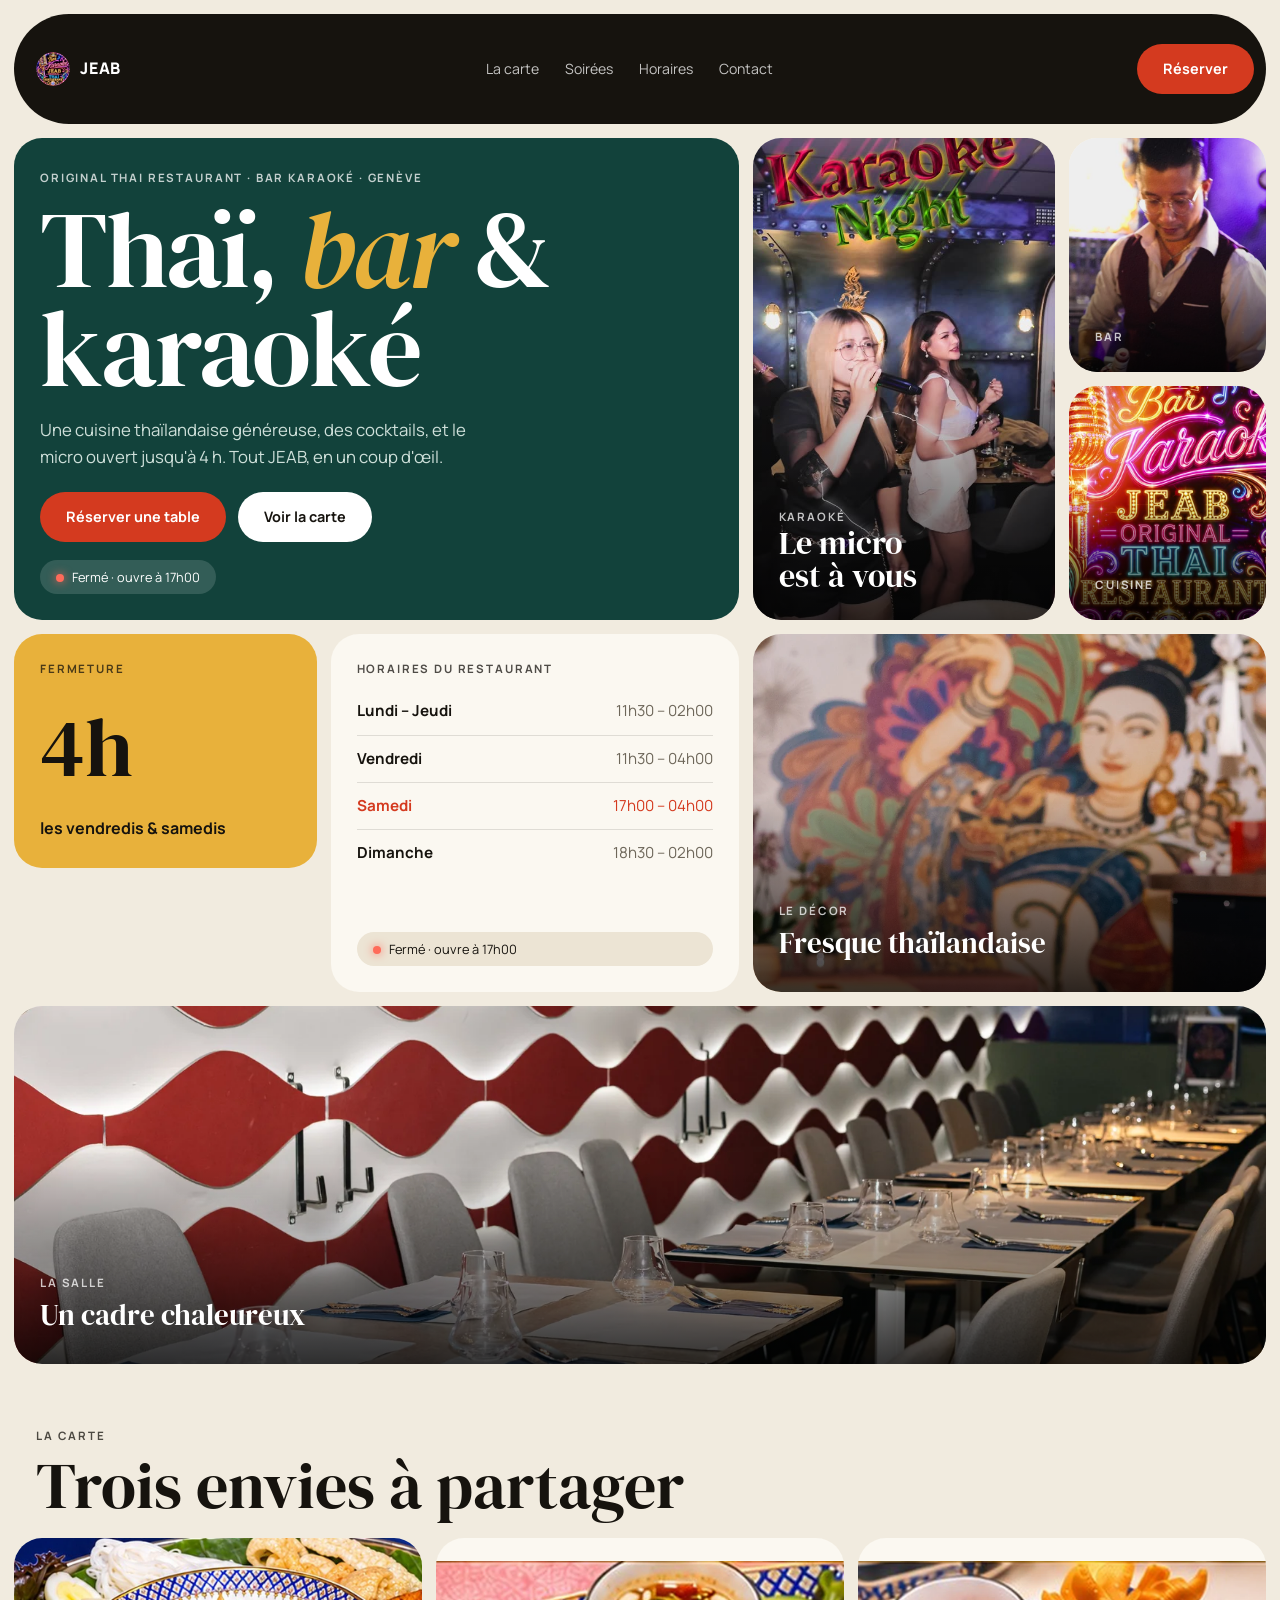
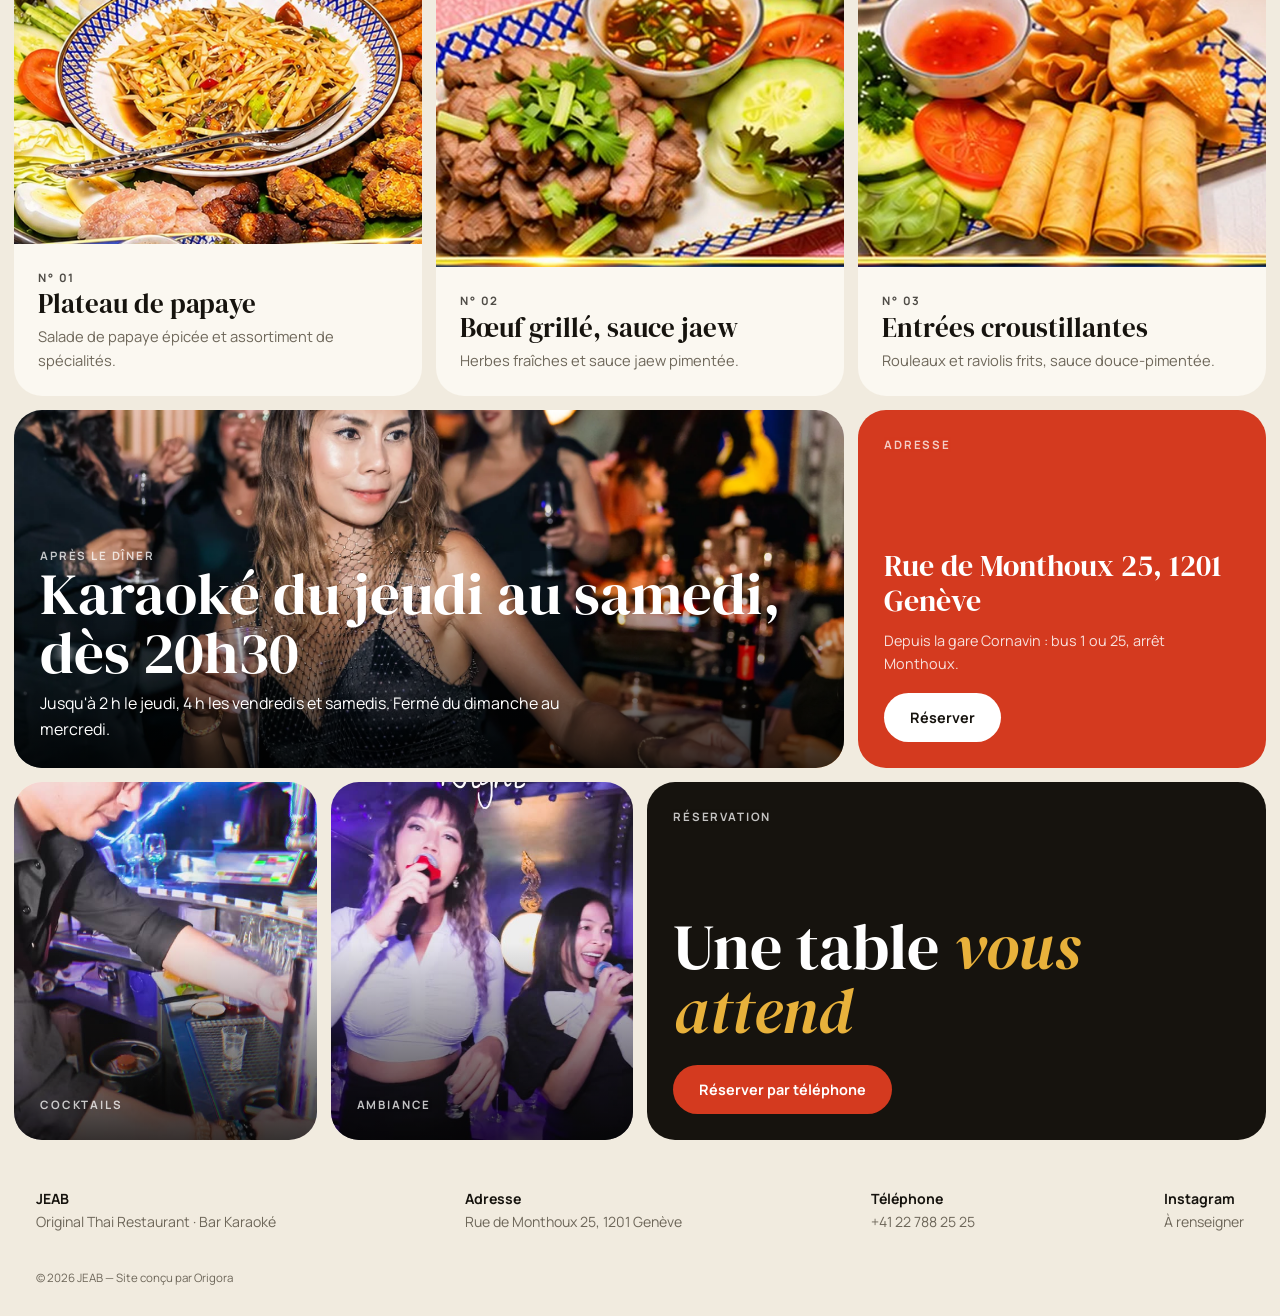
<file: styles/11-bento-grid.html>
<!DOCTYPE html>
<html lang="fr"><head><meta charset="utf-8"><meta name="viewport" content="width=device-width,initial-scale=1">
<title>JEAB — Original Thai Restaurant · 11 Bento</title>
<meta name="description" content="JEAB, restaurant thaï original et bar karaoké à Genève — vidéos, photos, horaires et adresse en un coup d'œil.">
<link rel="preconnect" href="https://fonts.googleapis.com"><link rel="preconnect" href="https://fonts.gstatic.com" crossorigin>
<link href="https://fonts.googleapis.com/css2?family=DM+Serif+Display:ital@0;1&family=Manrope:wght@300;400;500;700;800&display=swap" rel="stylesheet">
<link rel="stylesheet" href="../assets/css/base.css">
<style>
:root{--bg:#f1ebdf;--ink:#16130e;--red:#d43a1f;--gold:#e8b13b;--teal:#12423b;--card:#fbf8f1;--mut:#6e675a}
body{background:var(--bg);color:var(--ink);font:400 1rem/1.6 'Manrope',sans-serif;padding:14px}
.ser{font-family:'DM Serif Display',serif;font-weight:400}
.bento{display:grid;grid-template-columns:repeat(12,1fr);grid-auto-rows:minmax(110px,auto);gap:14px;max-width:1360px;margin:auto}
.tl{position:relative;border-radius:28px;overflow:hidden;background:var(--card);padding:26px;display:flex;flex-direction:column;justify-content:flex-end;transition:transform .5s cubic-bezier(.2,.8,.2,1),box-shadow .5s}
.tl:hover{transform:translateY(-6px) rotate(-.4deg);box-shadow:0 26px 60px rgba(22,19,14,.18)}
.tl>video,.tl>img.bgi{position:absolute;inset:0;width:100%;height:100%;object-fit:cover}
.tl.m::after{content:"";position:absolute;inset:0;background:linear-gradient(transparent 45%,rgba(0,0,0,.78))}.tl.m>*:not(video):not(img.bgi){position:relative;z-index:2;color:#fff}
.lab{font-size:.72rem;font-weight:700;letter-spacing:.16em;text-transform:uppercase;opacity:.75}
/* layout */
.nav{grid-column:1/-1;display:flex;align-items:center;justify-content:space-between;background:var(--ink);color:#fff;border-radius:60px;padding:10px 12px 10px 22px;flex-direction:row;position:sticky;top:10px;z-index:50}.nav:hover{transform:none;box-shadow:none}
.brand{display:flex;align-items:center;gap:10px;font-weight:800;letter-spacing:.05em}.brand img{width:34px;height:34px;border-radius:50%}
.lk{display:flex;gap:26px;font-size:.88rem}.lk a{opacity:.75}.lk a:hover{opacity:1;color:var(--gold)}
.btn{display:inline-block;padding:13px 26px;border-radius:60px;background:var(--red);color:#fff;font-weight:700;font-size:.9rem;transition:.3s}.btn:hover{background:var(--gold);color:var(--ink);transform:scale(1.04)}.btn.k{background:var(--ink)}.btn.w{background:#fff;color:var(--ink)}
#burger{display:none;background:#333;border:0;color:#fff;width:40px;height:40px;border-radius:50%}
.hero{grid-column:span 7;grid-row:span 4;background:var(--teal);color:#fff;justify-content:space-between}
.hero h1{font:400 clamp(3.4rem,8.4vw,8rem)/.92 'DM Serif Display',serif;letter-spacing:-.02em}.hero h1 em{color:var(--gold)}
.hero p{max-width:440px;color:#cfe0da;font-size:1.05rem}.hero .cta{display:flex;gap:12px;flex-wrap:wrap;margin-top:22px}
.pill{display:inline-block;padding:7px 16px;border-radius:40px;background:rgba(255,255,255,.14);font-size:.8rem;margin-top:18px}
.v1{grid-column:span 3;grid-row:span 4}
.v2{grid-column:span 2;grid-row:span 2}.v3{grid-column:span 2;grid-row:span 2}
.st{grid-column:span 3;grid-row:span 2;background:var(--gold);justify-content:space-between}.st b{font:400 5.2rem/1 'DM Serif Display',serif}
.hrs{grid-column:span 4;grid-row:span 3;justify-content:flex-start}
.hr{display:flex;justify-content:space-between;gap:10px;padding:11px 0;border-bottom:1px solid rgba(22,19,14,.12);font-weight:600;font-size:.95rem}.hr s{display:none}.hr span{font-weight:400;color:var(--mut)}.hr.now{color:var(--red)}.hr.now span{color:var(--red)}.hr:last-child{border:0}
.ph1{grid-column:span 5;grid-row:span 3}
.v4{grid-column:1/-1;grid-row:span 3}
.sec{grid-column:1/-1;padding:44px 22px 6px;background:none;overflow:visible;display:block}.sec:hover{transform:none;box-shadow:none}.sec h2{font:400 clamp(2.2rem,5vw,4rem)/1 'DM Serif Display',serif;margin-top:6px}
.d{grid-column:span 4;grid-row:span 3;justify-content:flex-end;padding:0;background:var(--card)}.d img{width:100%;aspect-ratio:4/3;object-fit:cover;transition:transform 1.2s}.d:hover img{transform:scale(1.06)}.d div{padding:20px 24px 24px}.d h3{font:400 1.7rem 'DM Serif Display',serif;line-height:1.1}.d p{color:var(--mut);font-size:.92rem;margin-top:6px}.d figure{overflow:hidden}
.karaoke{grid-column:span 8;grid-row:span 3}.karaoke h3{font:400 clamp(2.2rem,4.6vw,4rem)/1 'DM Serif Display',serif}
.map{grid-column:span 4;grid-row:span 3;background:var(--red);color:#fff;justify-content:space-between}.map b{font:400 1.9rem/1.15 'DM Serif Display',serif;display:block}
.v5{grid-column:span 3;grid-row:span 3}.v6{grid-column:span 3;grid-row:span 3}
.rsv{grid-column:span 6;grid-row:span 3;background:var(--ink);color:#fff;justify-content:space-between}.rsv h2{font:400 clamp(2.4rem,5vw,4.4rem)/1 'DM Serif Display',serif}.rsv h2 em{color:var(--gold)}
.foot{grid-column:1/-1;background:none;padding:34px 22px 14px;color:var(--mut);font-size:.88rem;flex-direction:row;flex-wrap:wrap;gap:36px;justify-content:space-between}.foot:hover{transform:none;box-shadow:none}.foot b{display:block;color:var(--ink)}
@media(max-width:980px){.lk,.nav>.btn{display:none}#burger{display:block}.lk.on{display:flex;position:absolute;top:60px;left:0;right:0;flex-direction:column;background:var(--ink);padding:22px 8vw;border-radius:26px}
.bento{grid-template-columns:repeat(2,1fr)}.hero,.hrs,.karaoke,.rsv,.sec,.foot{grid-column:1/-1}.hero{grid-row:auto;min-height:560px}.v1,.v2,.v3,.st,.ph1,.v4,.d,.map,.v5,.v6{grid-column:span 1;grid-row:auto;min-height:220px}.v1{grid-column:1/-1;min-height:420px}.d,.ph1,.v4,.map{grid-column:1/-1}.st b{font-size:3.6rem}.v5,.v6{min-height:320px}}
</style></head><body>
<main class="bento">
<div class="tl nav"><a class="brand" href="#top"><img src="../assets/img/logo.webp" alt="Logo JEAB">JEAB</a>
 <div class="lk" id="menu"><a href="#carte">La carte</a><a href="#soiree">Soirées</a><a href="#horaires">Horaires</a><a href="#contact">Contact</a></div>
 <a class="btn" href="#reserver">Réserver</a><button id="burger" aria-label="Menu">☰</button></div>

<div class="tl hero rv" id="top"><div><span class="lab">Original Thai Restaurant · Bar Karaoké · Genève</span></div>
 <div><h1>Thaï, <em>bar</em> &amp; karaoké</h1><p style="margin-top:18px">Une cuisine thaïlandaise généreuse, des cocktails, et le micro ouvert jusqu'à 4 h. Tout JEAB, en un coup d'œil.</p>
 <div class="cta"><a class="btn" href="#reserver">Réserver une table</a><a class="btn w" href="#carte">Voir la carte</a></div><span class="pill" data-st><i class="dt"></i><span class="t">…</span></span></div></div>

<div class="tl m v1 rv d1"><video data-v autoplay muted loop playsinline poster="../assets/video/karaoke-1.jpg"><source src="../assets/video/karaoke-1.mp4" type="video/mp4"></video><span class="lab">Karaoké</span><h3 class="ser" style="font-size:2rem;line-height:1.05">Le micro<br>est à vous</h3></div>
<div class="tl m v2 rv d2"><video data-v autoplay muted loop playsinline poster="../assets/video/bar-2.jpg"><source src="../assets/video/bar-2.mp4" type="video/mp4"></video><span class="lab">Bar</span></div>
<div class="tl m v3 rv d3"><video data-v autoplay muted loop playsinline poster="../assets/video/food-2.jpg"><source src="../assets/video/food-2.mp4" type="video/mp4"></video><span class="lab">Cuisine</span></div>

<div class="tl st rv"><span class="lab">Fermeture</span><b>4h</b><span style="font-weight:700">les vendredis &amp; samedis</span></div>
<div class="tl hrs rv d1" id="horaires"><span class="lab" style="margin-bottom:10px">Horaires du restaurant</span><div id="hr"></div><span class="pill" style="background:#ece4d4;margin-top:auto" data-st><i class="dt"></i><span class="t">…</span></span></div>
<div class="tl m ph1 rv d2"><img class="bgi" src="../assets/img/venue-2.webp" alt="Fresque thaïlandaise du restaurant" loading="lazy" style="object-position:50% 25%"><span class="lab">Le décor</span><h3 class="ser" style="font-size:1.8rem">Fresque thaïlandaise</h3></div>
<div class="tl m v4 rv d3"><img class="bgi" src="../assets/img/venue-1.webp" alt="La salle du restaurant" loading="lazy" style="object-position:50% 60%"><span class="lab">La salle</span><h3 class="ser" style="font-size:1.8rem">Un cadre chaleureux</h3></div>

<div class="tl sec" id="carte"><span class="lab">La carte</span><h2>Trois envies à partager</h2></div>
<article class="tl d rv"><figure><img src="../assets/img/dish-1.webp" alt="Plateau de papaye" loading="lazy"></figure><div><span class="lab">N° 01</span><h3>Plateau de papaye</h3><p>Salade de papaye épicée et assortiment de spécialités.</p></div></article>
<article class="tl d rv d1"><figure><img src="../assets/img/dish-2.webp" alt="Bœuf grillé" loading="lazy"></figure><div><span class="lab">N° 02</span><h3>Bœuf grillé, sauce jaew</h3><p>Herbes fraîches et sauce jaew pimentée.</p></div></article>
<article class="tl d rv d2"><figure><img src="../assets/img/dish-3.webp" alt="Entrées croustillantes" loading="lazy"></figure><div><span class="lab">N° 03</span><h3>Entrées croustillantes</h3><p>Rouleaux et raviolis frits, sauce douce-pimentée.</p></div></article>

<div class="tl m karaoke rv" id="soiree"><img class="bgi" src="../assets/img/venue-3.webp" alt="Soirée karaoké" loading="lazy"><span class="lab">Après le dîner</span><h3>Karaoké du jeudi au samedi, dès 20h30</h3><p style="margin-top:8px;max-width:520px">Jusqu'à 2 h le jeudi, 4 h les vendredis et samedis. Fermé du dimanche au mercredi.</p></div>
<div class="tl map rv d1"><span class="lab">Adresse</span><div><b data-cfg="address" data-keep>Rue de Monthoux 25, 1201 Genève</b><p style="margin:10px 0 18px;font-size:.9rem;opacity:.85">Depuis la gare Cornavin : bus 1 ou 25, arrêt Monthoux.</p><a class="btn w" href="#reserver">Réserver</a></div></div>

<div class="tl m v5 rv"><video data-v autoplay muted loop playsinline poster="../assets/video/bar-1.jpg"><source src="../assets/video/bar-1.mp4" type="video/mp4"></video><span class="lab">Cocktails</span></div>
<div class="tl m v6 rv d1"><video data-v autoplay muted loop playsinline poster="../assets/video/karaoke-2.jpg"><source src="../assets/video/karaoke-2.mp4" type="video/mp4"></video><span class="lab">Ambiance</span></div>
<div class="tl rsv rv d2" id="reserver"><span class="lab">Réservation</span><div><h2>Une table <em>vous attend</em></h2><div style="margin-top:22px"><a class="btn" href="#contact" data-cfg="phone" data-keep>Réserver par téléphone</a></div></div></div>

<div class="tl foot" id="contact"><div><b>JEAB</b>Original Thai Restaurant · Bar Karaoké</div><div><b>Adresse</b><span data-cfg="address">…</span></div><div><b>Téléphone</b><span data-cfg="phone">…</span></div><div><b>Instagram</b><span data-cfg="instagram">…</span></div><div style="width:100%;font-size:.72rem">© 2026 JEAB — Site conçu par Origora</div></div>
</main>
<script src="../assets/js/shared.js"></script><script src="../assets/js/config.js"></script><script src="../assets/js/common.js"></script><script src="../assets/js/video.js"></script>
</body></html>
</file>
<file: assets/css/base.css>
/* Shared base for all JEAB homepage styles */
*{box-sizing:border-box;margin:0;padding:0}
html{scroll-behavior:smooth}
img{display:block;max-width:100%}
a{color:inherit;text-decoration:none}
.rv{opacity:0;transform:translateY(34px);transition:opacity .9s cubic-bezier(.2,.8,.2,1),transform 1s cubic-bezier(.2,.8,.2,1)}
.rv.in{opacity:1;transform:none}
.d1{transition-delay:.1s}.d2{transition-delay:.2s}.d3{transition-delay:.3s}
.pill .dt{display:inline-block;width:8px;height:8px;border-radius:50%;background:#999;margin-right:8px;vertical-align:middle}
.pill.op .dt{background:#35d07f;box-shadow:0 0 10px #35d07f}
.pill.cl2 .dt{background:#ff6b5a;box-shadow:0 0 10px #ff6b5a}
@media (prefers-reduced-motion:reduce){*{animation-duration:.01ms!important;animation-iteration-count:1!important;transition-duration:.01ms!important}.rv{opacity:1;transform:none}html{scroll-behavior:auto}}
</file>
